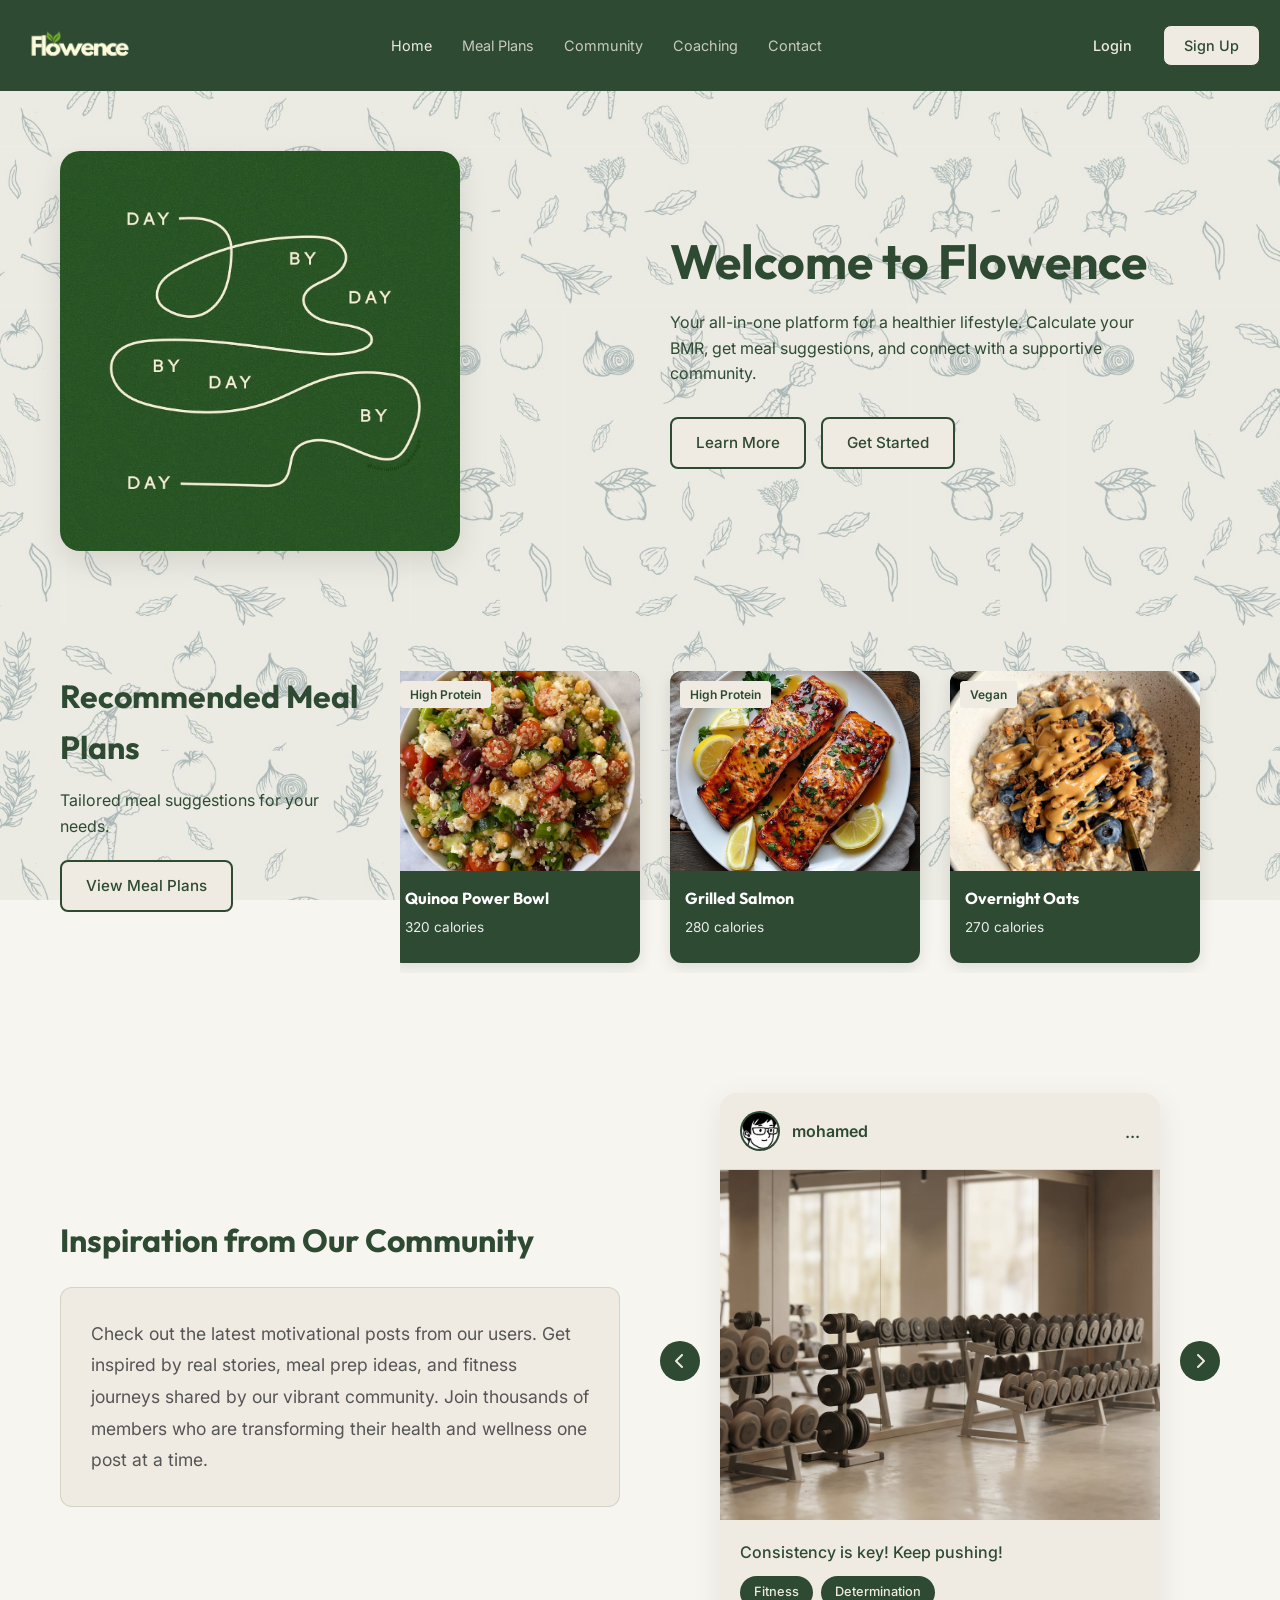
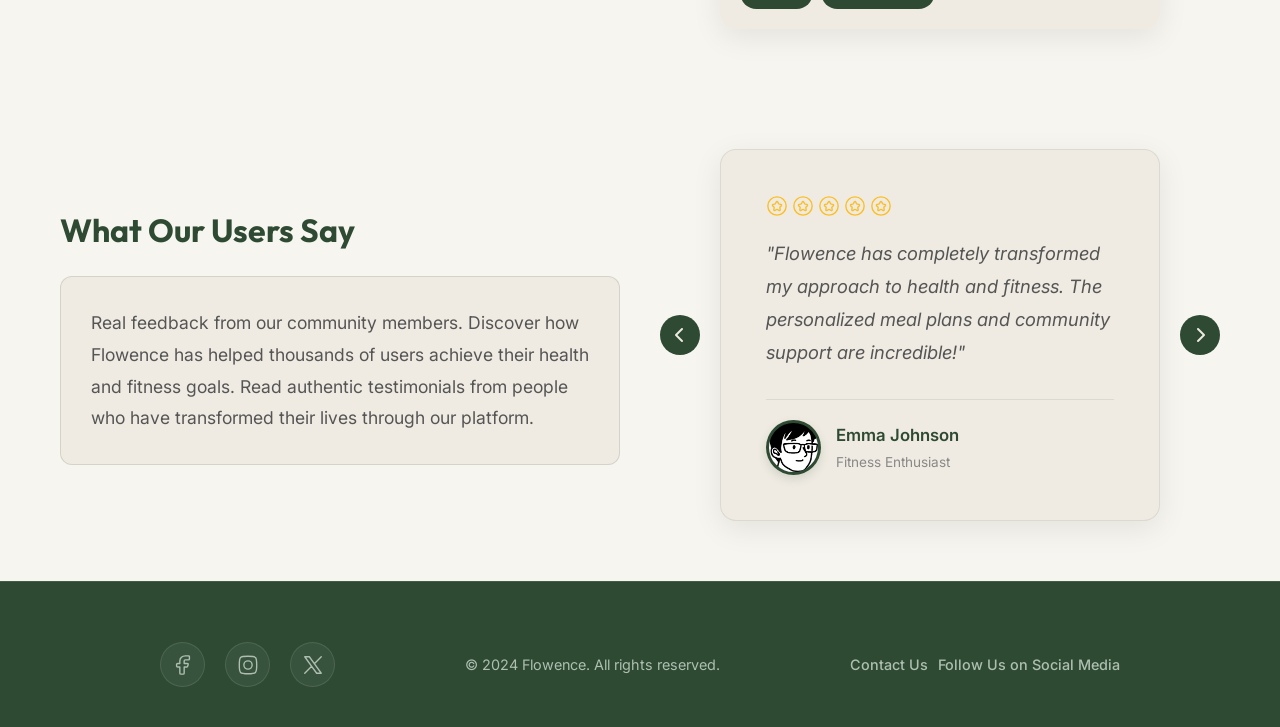
<file: index.html>
<!DOCTYPE html>
<html lang="en">

<head>
    <meta charset="UTF-8">
    <meta name="viewport" content="width=device-width, initial-scale=1.0">
    <title>Flowence - Your Health Platform</title>
    <link rel="preconnect" href="https://fonts.googleapis.com">
    <link rel="preconnect" href="https://fonts.gstatic.com" crossorigin>
    <link href="https://fonts.googleapis.com/css2?family=Inter:wght@400;500;600&family=Outfit:wght@500;700&display=swap"
        rel="stylesheet">
    <link rel="stylesheet" href="common.css">
    <link rel="stylesheet" href="index.css">
    <link rel="stylesheet" href="https://cdnjs.cloudflare.com/ajax/libs/font-awesome/6.4.0/css/all.min.css">
</head>

<body>
    <header>
        <div class="header-container">
            <div class="logo"><img src="logo.png" alt="Flowence"></div>
            <nav>
                <a href="#" class="active">Home</a>
                <a href="#features">Meal Plans</a>
                <a href="#community">Community</a>
                <a href="#coaching">Coaching</a>
                <a href="#contact">Contact</a>
            </nav>
            <div class="header-actions">
                <a href="login.html" class="btn btn-login">Login</a>
                <a href="signup.html" class="btn btn-signup">Sign Up</a>
            </div>
        </div>
    </header>

    <section class="hero">
        <div class="container hero-container">
            <div class="hero-image-wrapper">
                <img src="daybyday.jpg" alt="Day by Day Graphic" class="hero-graphic">
            </div>
            <div class="hero-content">
                <h1>Welcome to Flowence</h1>
                <p>Your all-in-one platform for a healthier lifestyle. Calculate your BMR, get meal suggestions, and
                    connect with a supportive community.</p>
                <div class="buttons">
                    <a href="#features" class="btn btn-outline">Learn More</a>
                    <a href="signup.html" class="btn btn-primary">Get Started</a>
                </div>
            </div>
        </div>
    </section>

    <section class="meal-plans" id="features">
        <div class="container meal-plans-container">
            <div class="meal-plans-text">
                <h2>Recommended Meal Plans</h2>
                <p>Tailored meal suggestions for your needs.</p>
                <a href="signup.html" class="btn btn-primary">View Meal Plans</a>
            </div>
            <div class="meal-cards">
                <div class="meal-cards-track">
                    <div class="card meal-card">
                        <div class="card-image">
                            <img src="assets/meal_salad.png" alt="Green Detox Salad">
                            <span class="badge">Vegan</span>
                        </div>
                        <div class="card-info">
                            <h3>Green Detox Salad</h3>
                            <p class="calories">250 calories</p>
                        </div>
                    </div>
                    <div class="card meal-card">
                        <div class="card-image">
                            <img src="assets/meal_berry.png" alt="Berry Protein Boost">
                            <span class="badge">High Protein</span>
                        </div>
                        <div class="card-info">
                            <h3>Berry Protein Boost</h3>
                            <p class="calories">300 calories</p>
                        </div>
                    </div>
                    <div class="card meal-card">
                        <div class="card-image">
                            <img src="quinoi salad.jpg" alt="Quinoa Power Bowl">
                            <span class="badge">High Protein</span>
                        </div>
                        <div class="card-info">
                            <h3>Quinoa Power Bowl</h3>
                            <p class="calories">320 calories</p>
                        </div>
                    </div>
                    <div class="card meal-card">
                        <div class="card-image">
                            <img src="salmon.jpg" alt="Grilled Salmon">
                            <span class="badge">High Protein</span>
                        </div>
                        <div class="card-info">
                            <h3>Grilled Salmon</h3>
                            <p class="calories">280 calories</p>
                        </div>
                    </div>
                    <div class="card meal-card">
                        <div class="card-image">
                            <img src="oats.jpg" alt="Overnight Oats">
                            <span class="badge">Vegan</span>
                        </div>
                        <div class="card-info">
                            <h3>Overnight Oats</h3>
                            <p class="calories">270 calories</p>
                        </div>
                    </div>
                </div>
            </div>
        </div>
    </section>

    <section class="community" id="community">
        <div class="container community-container">
            <div class="community-content-layout">
                <div class="community-description">
                    <h2>Inspiration from Our Community</h2>
                    <div class="description-container">
                        <p>Check out the latest motivational posts from our users. Get inspired by real stories, meal
                            prep ideas, and fitness journeys shared by our vibrant community. Join thousands of members
                            who are transforming their health and wellness one post at a time.</p>
                    </div>
                </div>
                <div class="posts-carousel">
                    <button class="carousel-btn carousel-prev" aria-label="Previous">
                        <i class="fa-solid fa-chevron-left"></i>
                    </button>
                    <div class="post-card-container">
                        <div class="post-card-small" id="current-post-card">
                        </div>
                    </div>
                    <button class="carousel-btn carousel-next" aria-label="Next">
                        <i class="fa-solid fa-chevron-right"></i>
                    </button>
                </div>
            </div>
        </div>
    </section>

    <section class="feedback" id="coaching">
        <div class="container feedback-container">
            <div class="feedback-content-layout">
                <div class="feedback-description">
                    <h2>What Our Users Say</h2>
                    <div class="description-container">
                        <p>Real feedback from our community members. Discover how Flowence has helped thousands of users
                            achieve their health and fitness goals. Read authentic testimonials from people who have
                            transformed their lives through our platform.</p>
                    </div>
                </div>
                <div class="reviews-carousel">
                    <button class="carousel-btn carousel-prev" aria-label="Previous">
                        <i class="fa-solid fa-chevron-left"></i>
                    </button>
                    <div class="review-card-container">
                        <div class="review-card" id="current-review-card">
                        </div>
                    </div>
                    <button class="carousel-btn carousel-next" aria-label="Next">
                        <i class="fa-solid fa-chevron-right"></i>
                    </button>
                </div>
            </div>
        </div>
    </section>

    <footer id="contact">
        <div class="container footer-container">
            <div class="social-links">
                <a href="https://www.facebook.com/FlawenceReachYourPeak" target="_blank" aria-label="Facebook"
                    class="social-icon">
                    <svg xmlns="http://www.w3.org/2000/svg" viewBox="0 0 24 24" width="24" height="24" fill="none"
                        stroke="currentColor" stroke-width="1.5" stroke-linejoin="round">
                        <path fill-rule="evenodd" clip-rule="evenodd"
                            d="M6.18182 10.3333C5.20406 10.3333 5 10.5252 5 11.4444V13.1111C5 14.0304 5.20406 14.2222 6.18182 14.2222H8.54545V20.8889C8.54545 21.8081 8.74951 22 9.72727 22H12.0909C13.0687 22 13.2727 21.8081 13.2727 20.8889V14.2222H15.9267C16.6683 14.2222 16.8594 14.0867 17.0631 13.4164L17.5696 11.7497C17.9185 10.6014 17.7035 10.3333 16.4332 10.3333H13.2727V7.55556C13.2727 6.94191 13.8018 6.44444 14.4545 6.44444H17.8182C18.7959 6.44444 19 6.25259 19 5.33333V3.11111C19 2.19185 18.7959 2 17.8182 2H14.4545C11.191 2 8.54545 4.48731 8.54545 7.55556V10.3333H6.18182Z" />
                    </svg>
                </a>
                <a href="https://www.instagram.com/accounts/login/?next=%2Fpeakwithflowence%2F&source=omni_redirect"
                    target="_blank" aria-label="Instagram" class="social-icon">
                    <svg xmlns="http://www.w3.org/2000/svg" viewBox="0 0 24 24" width="24" height="24" fill="none"
                        stroke="currentColor" stroke-width="1.5" stroke-linejoin="round">
                        <path
                            d="M2.5 12C2.5 7.52166 2.5 5.28249 3.89124 3.89124C5.28249 2.5 7.52166 2.5 12 2.5C16.4783 2.5 18.7175 2.5 20.1088 3.89124C21.5 5.28249 21.5 7.52166 21.5 12C21.5 16.4783 21.5 18.7175 20.1088 20.1088C18.7175 21.5 16.4783 21.5 12 21.5C7.52166 21.5 5.28249 21.5 3.89124 20.1088C2.5 18.7175 2.5 16.4783 2.5 12Z" />
                        <path
                            d="M16.5 12C16.5 14.4853 14.4853 16.5 12 16.5C9.51472 16.5 7.5 14.4853 7.5 12C7.5 9.51472 9.51472 7.5 12 7.5C14.4853 7.5 16.5 9.51472 16.5 12Z" />
                        <path d="M17.5078 6.5L17.4988 6.5" />
                    </svg>
                </a>
                <a href="https://x.com/FlowencePeak" target="_blank" aria-label="X" class="social-icon">
                    <svg xmlns="http://www.w3.org/2000/svg" viewBox="0 0 24 24" width="24" height="24" fill="none"
                        stroke="currentColor" stroke-width="1.5" stroke-linecap="round" stroke-linejoin="round">
                        <path
                            d="M3 21L10.5484 13.4516M21 3L13.4516 10.5484M13.4516 10.5484L8 3H3L10.5484 13.4516M13.4516 10.5484L21 21H16L10.5484 13.4516" />
                    </svg>
                </a>
            </div>

            <div class="copyright">
                <p>&copy; 2024 Flowence. All rights reserved.</p>
            </div>

            <div class="footer-contact">
                <a href="#">Contact Us</a>
                <a href="https://flowence.taplink.ws" target="_blank" rel="noopener noreferrer">Follow Us on Social
                    Media</a>
            </div>
        </div>
    </footer>


    <script src="index.js"></script>
</body>

</html>
</file>
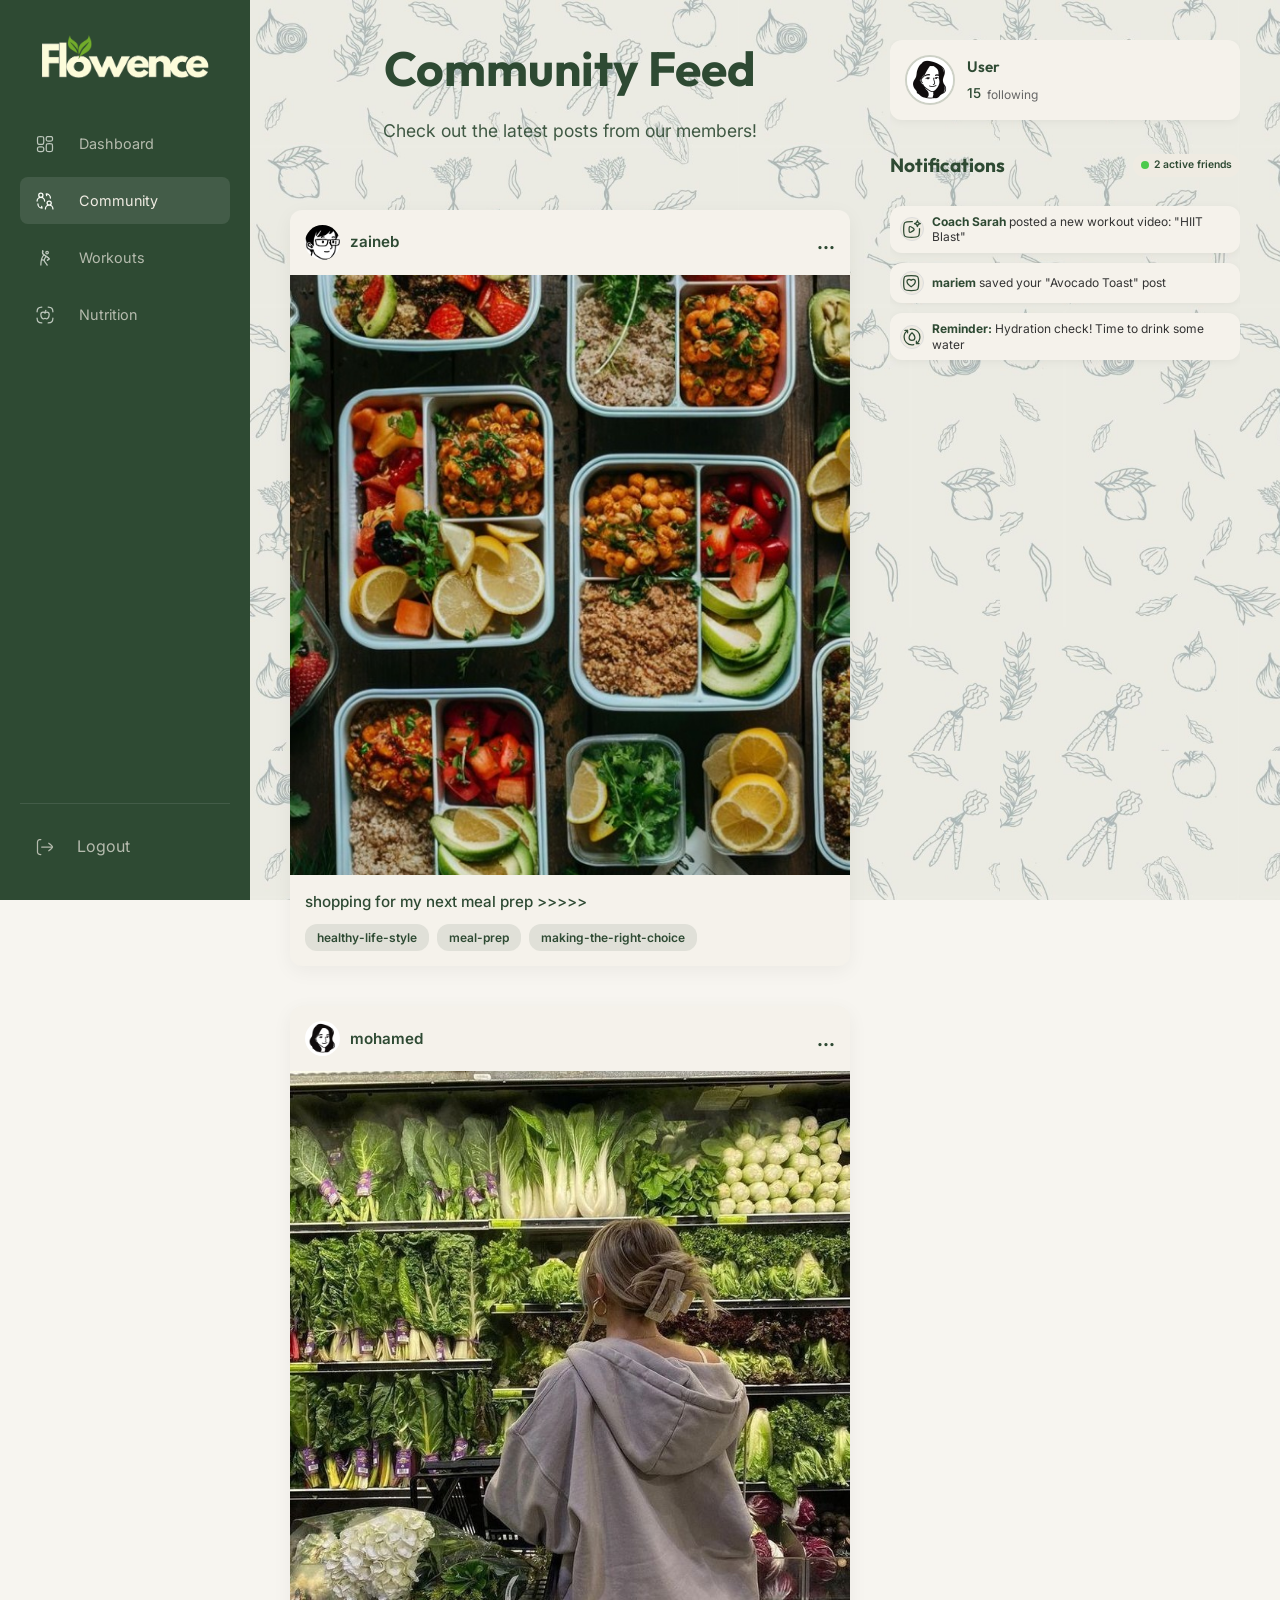
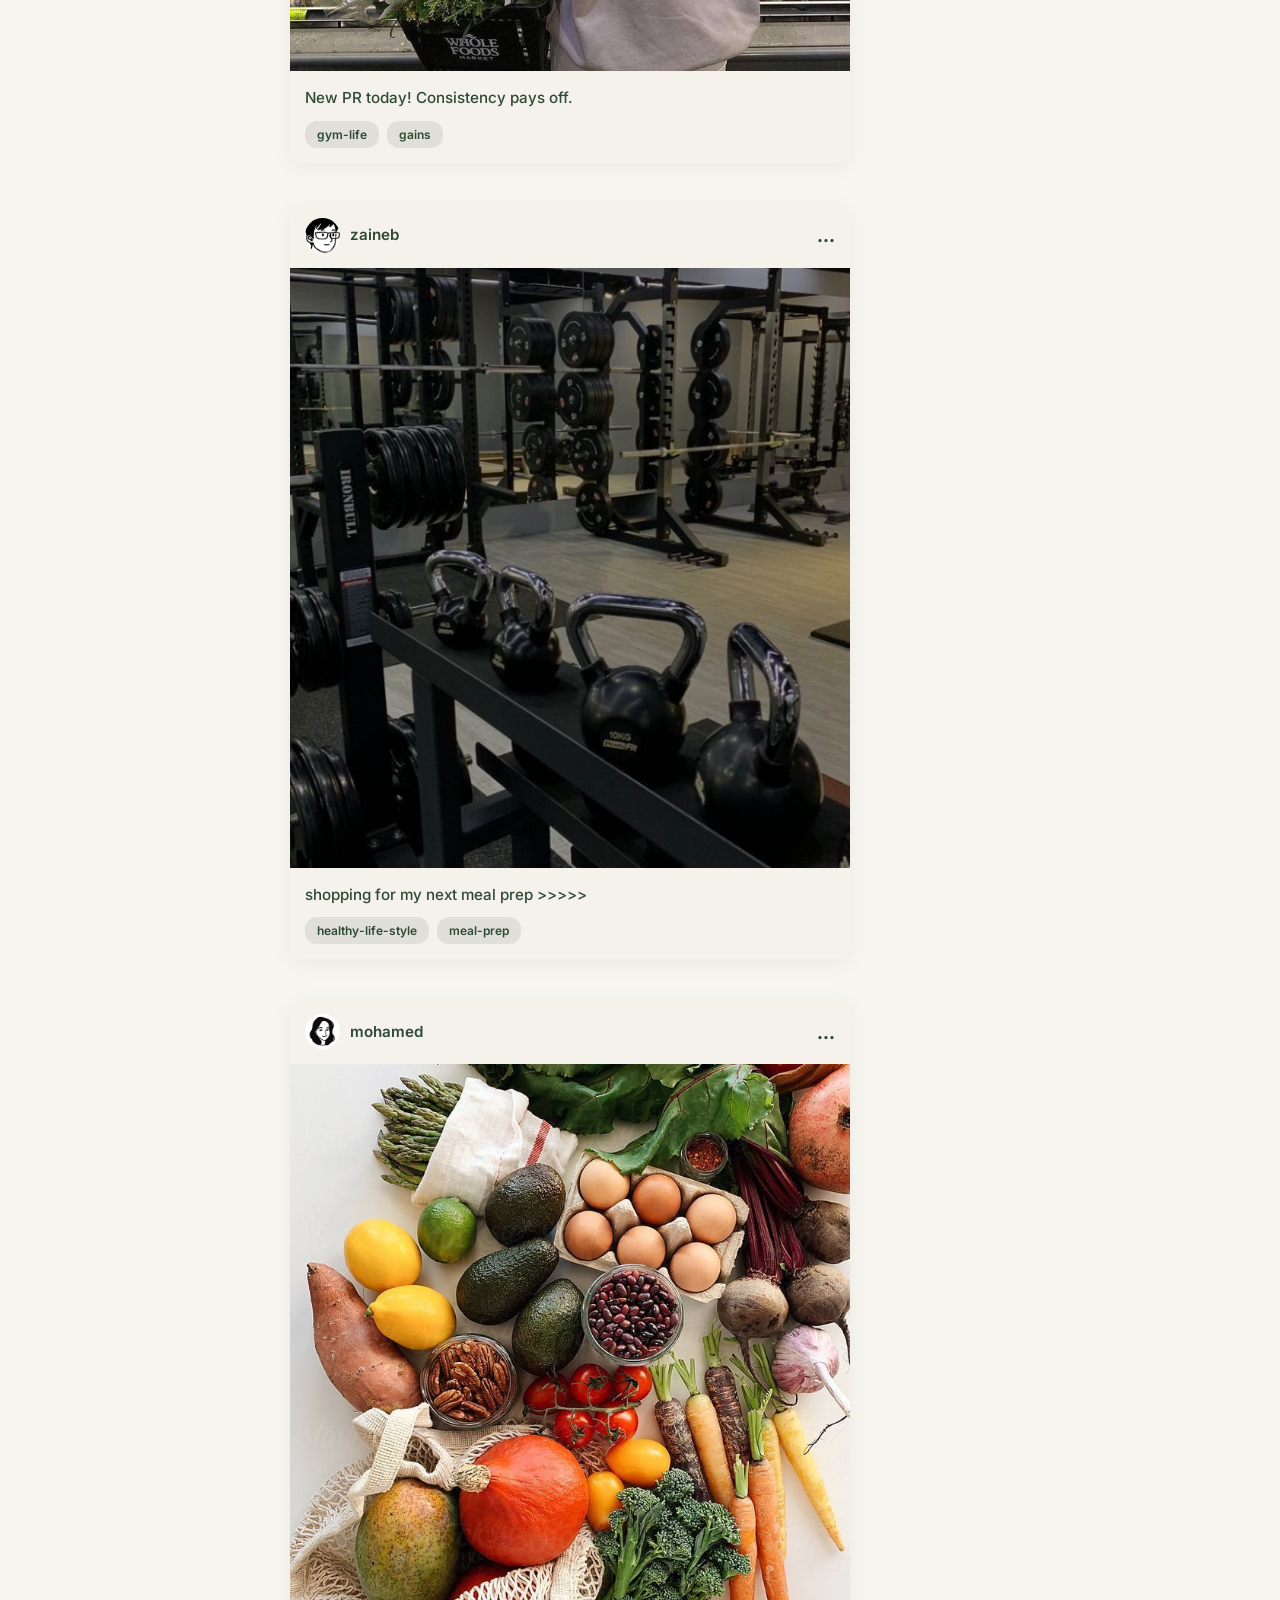
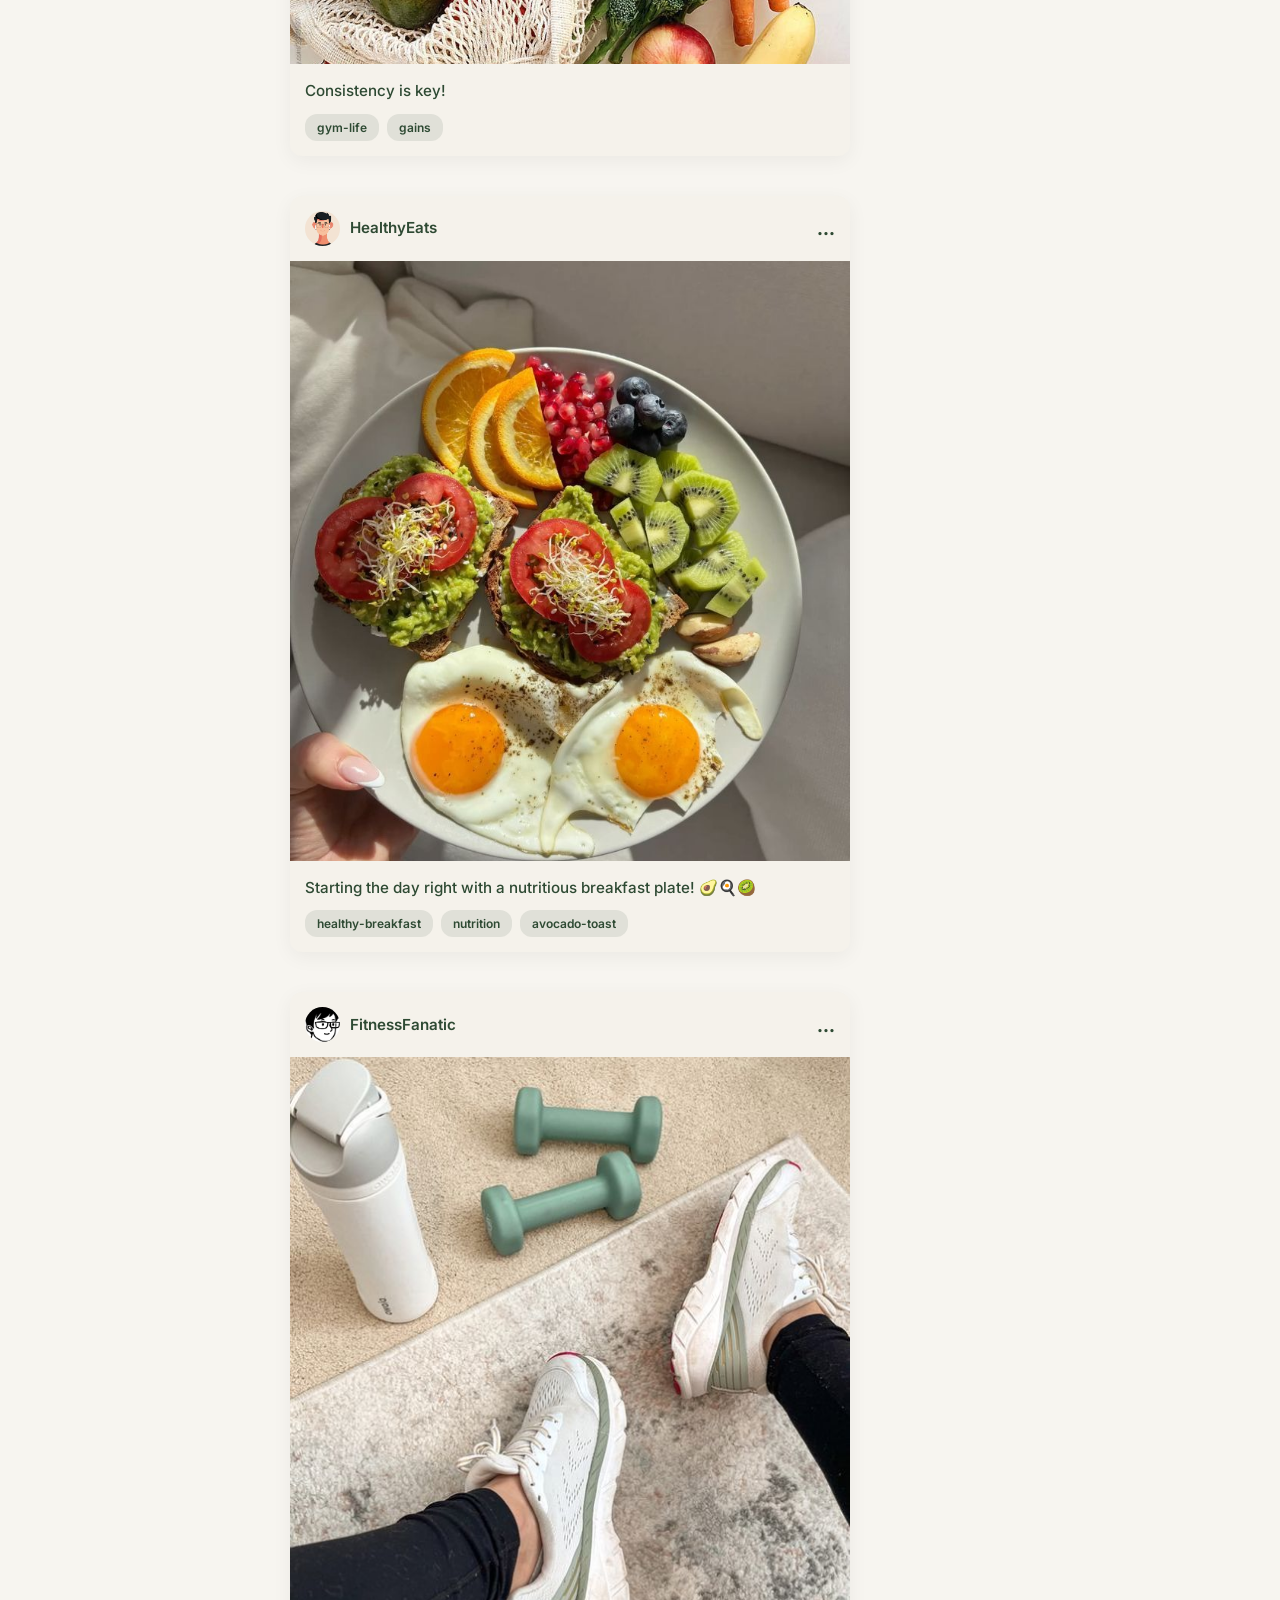
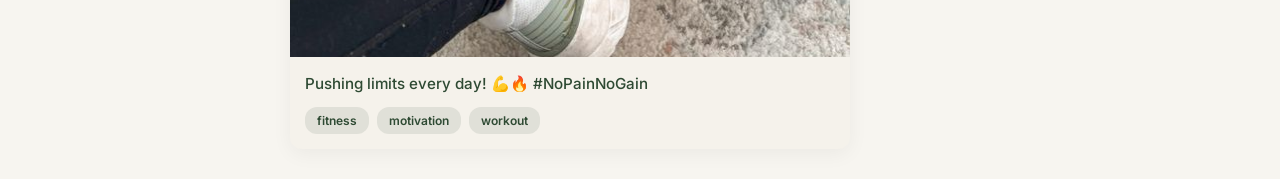
<file: community.html>
<!DOCTYPE html>
<html lang="en">

<head>
    <meta charset="UTF-8">
    <meta name="viewport" content="width=device-width, initial-scale=1.0">
    <title>Flowence - Community</title>
    <link rel="preconnect" href="https://fonts.googleapis.com">
    <link rel="preconnect" href="https://fonts.gstatic.com" crossorigin>
    <link href="https://fonts.googleapis.com/css2?family=Inter:wght@400;500;600&family=Outfit:wght@500;700&display=swap"
        rel="stylesheet">
    <link rel="stylesheet" href="common.css">
    <link rel="stylesheet" href="community.css">
    <link rel="stylesheet" href="https://cdnjs.cloudflare.com/ajax/libs/font-awesome/6.4.0/css/all.min.css">
</head>

<body class="dashboard-body">
    <aside class="sidebar">
        <div class="logo"><img src="logo.png" alt="Flowence"></div>
        <nav class="sidebar-nav">
            <a href="dashboard.html"><svg xmlns="http://www.w3.org/2000/svg" viewBox="0 0 24 24" width="24" height="24"
                    color="#000000" fill="none" stroke="#FBFDF8" stroke-width="1.5" stroke-linejoin="round"
                    style="width: 20px; height: 20px; margin-right: 12px;">
                    <path
                        d="M10.5 8.75V6.75C10.5 5.10626 10.5 4.28439 10.046 3.73121C9.96291 3.62995 9.87005 3.53709 9.76879 3.45398C9.21561 3 8.39374 3 6.75 3C5.10626 3 4.28439 3 3.73121 3.45398C3.62995 3.53709 3.53709 3.62995 3.45398 3.73121C3 4.28439 3 5.10626 3 6.75V8.75C3 10.3937 3 11.2156 3.45398 11.7688C3.53709 11.8701 3.62995 11.9629 3.73121 12.046C4.28439 12.5 5.10626 12.5 6.75 12.5C8.39374 12.5 9.21561 12.5 9.76879 12.046C9.87005 11.9629 9.96291 11.8701 10.046 11.7688C10.5 11.2156 10.5 10.3937 10.5 8.75Z" />
                    <path
                        d="M7.75 15.5H5.75C5.05222 15.5 4.70333 15.5 4.41943 15.5861C3.78023 15.78 3.28002 16.2802 3.08612 16.9194C3 17.2033 3 17.5522 3 18.25C3 18.9478 3 19.2967 3.08612 19.5806C3.28002 20.2198 3.78023 20.72 4.41943 20.9139C4.70333 21 5.05222 21 5.75 21H7.75C8.44778 21 8.79667 21 9.08057 20.9139C9.71977 20.72 10.22 20.2198 10.4139 19.5806C10.5 19.2967 10.5 18.9478 10.5 18.25C10.5 17.5522 10.5 17.2033 10.4139 16.9194C10.22 16.2802 9.71977 15.78 9.08057 15.5861C8.79667 15.5 8.44778 15.5 7.75 15.5Z" />
                    <path
                        d="M21 17.25V15.25C21 13.6063 21 12.7844 20.546 12.2312C20.4629 12.1299 20.3701 12.0371 20.2688 11.954C19.7156 11.5 18.8937 11.5 17.25 11.5C15.6063 11.5 14.7844 11.5 14.2312 11.954C14.1299 12.0371 14.0371 12.1299 13.954 12.2312C13.5 12.7844 13.5 13.6063 13.5 15.25V17.25C13.5 18.8937 13.5 19.7156 13.954 20.2688C14.0371 20.3701 14.1299 20.4629 14.2312 20.546C14.7844 21 15.6063 21 17.25 21C18.8937 21 19.7156 21 20.2688 20.546C20.3701 20.4629 20.4629 20.3701 20.546 20.2688C21 19.7156 21 18.8937 21 17.25Z" />
                    <path
                        d="M18.25 3H16.25C15.5522 3 15.2033 3 14.9194 3.08612C14.2802 3.28002 13.78 3.78023 13.5861 4.41943C13.5 4.70333 13.5 5.05222 13.5 5.75C13.5 6.44778 13.5 6.79667 13.5861 7.08057C13.78 7.71977 14.2802 8.21998 14.9194 8.41388C15.2033 8.5 15.5522 8.5 16.25 8.5H18.25C18.9478 8.5 19.2967 8.5 19.5806 8.41388C20.2198 8.21998 20.72 7.71977 20.9139 7.08057C21 6.79667 21 6.44778 21 5.75C21 5.05222 21 4.70333 20.9139 4.41943C20.72 3.78023 20.2198 3.28002 19.5806 3.08612C19.2967 3 18.9478 3 18.25 3Z" />
                </svg> Dashboard</a>
            <a href="community.html" class="active"><svg xmlns="http://www.w3.org/2000/svg" viewBox="0 0 24 24"
                    width="24" height="24" color="#000000" fill="none" stroke="#FBFDF8" stroke-width="1.5"
                    stroke-linecap="round" stroke-linejoin="round"
                    style="width: 20px; height: 20px; margin-right: 12px;">
                    <path
                        d="M17 17C15.6193 17 14.5 15.8807 14.5 14.5C14.5 13.1193 15.6193 12 17 12C18.3807 12 19.5 13.1193 19.5 14.5C19.5 15.8807 18.3807 17 17 17ZM17 17C19.4853 17 21.5 19.0147 21.5 21.5M17 17C14.5147 17 12.5 19.0147 12.5 21.5" />
                    <path
                        d="M7 7.5C5.61929 7.5 4.5 6.38071 4.5 5C4.5 3.61929 5.61929 2.5 7 2.5C8.38071 2.5 9.5 3.61929 9.5 5C9.5 6.38071 8.38071 7.5 7 7.5ZM7 7.5C9.48528 7.5 11.5 9.51472 11.5 12M7 7.5C4.51472 7.5 2.5 9.51472 2.5 12" />
                    <path d="M3.5 15.5C3.5 18.2643 5.73571 20.5 8.5 20.5L8 18.5" />
                    <path d="M18.5 8.5C18.5 5.73571 16.2643 3.5 13.5 3.5L14 5.5" />
                </svg> Community</a>
            <a href="workouts.html"><svg xmlns="http://www.w3.org/2000/svg" viewBox="0 0 24 24" width="24" height="24"
                    color="#000000" fill="none" stroke="#FBFDF8" stroke-width="1.5"
                    style="width: 20px; height: 20px; margin-right: 12px;">
                    <path
                        d="M16 5.5C16 6.32843 15.3284 7 14.5 7C13.6716 7 13 6.32843 13 5.5C13 4.67157 13.6716 4 14.5 4C15.3284 4 16 4.67157 16 5.5Z" />
                    <path
                        d="M14.3602 15L15.3039 14.454C16.3786 13.8323 16.9159 13.5214 16.9885 13.0784C16.9999 13.0092 17.0028 12.9391 16.9973 12.8694C16.9622 12.4229 16.4524 12.0789 15.4329 11.3907L10.7259 8.21359C8.87718 6.96577 8.45184 4.69114 9.75097 3" />
                    <path
                        d="M10.7259 8.21359C8.22588 10.7136 7 17.6324 7 21.0003M10.7259 8.21359C8.87718 6.96577 8.45184 4.69114 9.75097 3M10.7259 8.21359L13.3725 10M14.3602 15L15.3039 14.454C16.3786 13.8323 16.9159 13.5214 16.9885 13.0784C16.9999 13.0092 17.0028 12.9391 16.9973 12.8694C16.9622 12.4229 16.4524 12.0789 15.4329 11.3907L13.3725 10M15.0002 21.0003C14.0268 19.8647 13.0257 18.3 12.0502 16.8578C11.3666 15.8474 11.0249 15.3422 10.9845 14.8132M13.3725 10C12.5697 11.0391 12.0164 12.0207 11.6026 12.8942C11.1636 13.8209 10.9441 14.2843 10.9845 14.8132M10.9845 14.8132L8 14" />
                </svg> Workouts</a>
            <a href="nutrition.html"><svg xmlns="http://www.w3.org/2000/svg" viewBox="0 0 24 24" width="24" height="24"
                    color="#000000" fill="none" stroke="#FBFDF8" stroke-width="1.5" stroke-linecap="round"
                    stroke-linejoin="round" style="width: 20px; height: 20px; margin-right: 12px;">
                    <path
                        d="M2.5 8.18677C2.60406 6.08705 2.91537 4.77792 3.84664 3.84664C4.77792 2.91537 6.08705 2.60406 8.18677 2.5M21.5 8.18677C21.3959 6.08705 21.0846 4.77792 20.1534 3.84664C19.2221 2.91537 17.9129 2.60406 15.8132 2.5M15.8132 21.5C17.9129 21.3959 19.2221 21.0846 20.1534 20.1534C21.0846 19.2221 21.3959 17.9129 21.5 15.8132M8.18676 21.5C6.08705 21.3959 4.77792 21.0846 3.84664 20.1534C2.91537 19.2221 2.60406 17.9129 2.5 15.8132" />
                    <path
                        d="M14.2224 8.5C15.4446 8.5 17.0002 9.5 17.0002 11.3366C17.0002 12.9913 16.7224 14.1732 15.6113 15.5915C14.7666 16.55 13.6389 16.7903 12.4369 16.119L12.0002 15.8963L11.5635 16.119C10.3614 16.7903 9.23376 16.55 8.38907 15.5915C7.27796 14.1732 7.00018 12.9913 7.00018 11.3366C7.00018 9.5 8.55574 8.5 9.77796 8.5C11.0002 8.5 11.5002 9 12.0002 9.5C12.5002 9 13.0002 8.5 14.2224 8.5Z" />
                    <path d="M13 6.5C12.5 7 12 8 12 9.5" />
                </svg> Nutrition</a>
        </nav>
        <div class="sidebar-footer">
            <a href="index.html"><svg xmlns="http://www.w3.org/2000/svg" viewBox="0 0 24 24" width="24" height="24"
                    fill="none" stroke="currentColor" stroke-width="1.5" stroke-linecap="round" stroke-linejoin="round"
                    style="width: 20px; height: 20px; margin-right: 12px;">
                    <path
                        d="M7.00003 3C6.07006 3 5.60507 3 5.22357 3.10222C4.1883 3.37962 3.37966 4.18827 3.10225 5.22354C3.00003 5.60504 3.00003 6.07003 3.00003 7L3.00003 17C3.00003 17.93 3.00003 18.395 3.10225 18.7765C3.37965 19.8117 4.1883 20.6204 5.22357 20.8978C5.60507 21 6.07006 21 7.00003 21" />
                    <path
                        d="M16.5001 16.5C16.5001 16.5 21 13.1858 21 12C21 10.8141 16.5 7.5 16.5 7.5M20 12L8.00003 12" />
                </svg> Logout</a>
        </div>
    </aside>

    <div class="community-layout">
        <main class="feed-section">
            <div class="feed-header">
                <h1>Community Feed</h1>
                <p>Check out the latest posts from our members!</p>
            </div>

            <div class="posts-container">
                <div class="post-card community-post">
                    <div class="post-header">
                        <div class="user-info">
                            <div class="avatar"><img src="avatar1.jpg" alt="Avatar"></div>
                            <span class="username">zaineb</span>
                        </div>
                        <div class="post-options">...</div>
                    </div>
                    <div class="post-image">
                        <img src="assets/community_feed_1.jpg" alt="Meal Prep">
                    </div>
                    <div class="post-footer">
                        <p class="caption">shopping for my next meal prep >>>>></p>
                        <div class="tags">
                            <span class="tag dark">healthy-life-style</span>
                            <span class="tag dark">meal-prep</span>
                            <span class="tag dark">making-the-right-choice</span>
                        </div>
                    </div>
                </div>

                <div class="post-card community-post">
                    <div class="post-header">
                        <div class="user-info">
                            <div class="avatar"><img src="avatar2.jpg" alt="Avatar"></div>
                            <span class="username">mohamed</span>
                        </div>
                        <div class="post-options">...</div>
                    </div>
                    <div class="post-image">
                        <img src="assets/community_feed_2.jpg" alt="Gym">
                    </div>
                    <div class="post-footer">
                        <p class="caption">New PR today! Consistency pays off.</p>
                        <div class="tags">
                            <span class="tag dark">gym-life</span>
                            <span class="tag dark">gains</span>
                        </div>
                    </div>
                </div>

                <div class="post-card community-post">
                    <div class="post-header">
                        <div class="user-info">
                            <div class="avatar"><img src="avatar1.jpg" alt="Avatar"></div>
                            <span class="username">zaineb</span>
                        </div>
                        <div class="post-options">...</div>
                    </div>
                    <div class="post-image">
                        <img src="assets/community_feed_3.jpg" alt="Meal Prep">
                    </div>
                    <div class="post-footer">
                        <p class="caption">shopping for my next meal prep >>>>></p>
                        <div class="tags">
                            <span class="tag dark">healthy-life-style</span>
                            <span class="tag dark">meal-prep</span>
                        </div>
                    </div>
                </div>

                <div class="post-card community-post">
                    <div class="post-header">
                        <div class="user-info">
                            <div class="avatar"><img src="avatar2.jpg" alt="Avatar"></div>
                            <span class="username">mohamed</span>
                        </div>
                        <div class="post-options">...</div>
                    </div>
                    <div class="post-image">
                        <img src="post4.jpg" alt="Gym">
                    </div>
                    <div class="post-footer">
                        <p class="caption">Consistency is key!</p>
                        <div class="tags">
                            <span class="tag dark">gym-life</span>
                            <span class="tag dark">gains</span>
                        </div>
                    </div>
                </div>
                <div class="post-card community-post">
                    <div class="post-header">
                        <div class="user-info">
                            <div class="avatar"><img src="avatar3.jpg" alt="Avatar"></div>
                            <span class="username">HealthyEats</span>
                        </div>
                        <div class="post-options">...</div>
                    </div>
                    <div class="post-image">
                        <img src="breakfast_plate.jpg" alt="Breakfast">
                    </div>
                    <div class="post-footer">
                        <p class="caption">Starting the day right with a nutritious breakfast plate! 🥑🍳🥝</p>
                        <div class="tags">
                            <span class="tag dark">healthy-breakfast</span>
                            <span class="tag dark">nutrition</span>
                            <span class="tag dark">avocado-toast</span>
                        </div>
                    </div>
                </div>
                <div class="post-card community-post">
                    <div class="post-header">
                        <div class="user-info">
                            <div class="avatar"><img src="avatar1.jpg" alt="Avatar"></div>
                            <span class="username">FitnessFanatic</span>
                        </div>
                        <div class="post-options">...</div>
                    </div>
                    <div class="post-image">
                        <img src="post6.jpg" alt="Fitness">
                    </div>
                    <div class="post-footer">
                        <p class="caption">Pushing limits every day! 💪🔥 #NoPainNoGain</p>
                        <div class="tags">
                            <span class="tag dark">fitness</span>
                            <span class="tag dark">motivation</span>
                            <span class="tag dark">workout</span>
                        </div>
                    </div>
                </div>
            </div>
        </main>

        <aside class="right-panel">
            
            <div class="user-profile-section">
                <a href="user-profile.html" class="profile-header-link">
                    <div class="profile-header">
                        <div class="profile-avatar-large">
                            <img id="profile-avatar-img" src="avatar2.jpg" alt="Profile">
                        </div>
                        <div class="profile-info">
                            <h2 id="profile-username" class="profile-username">User</h2>
                            <div class="profile-following-block">
                                <span class="stat-number" id="profile-following-count">15</span>
                                <span class="stat-label">following</span>
                            </div>
                        </div>
                    </div>
                </a>
            </div>

            <div class="panel-header">
                <h2>Notifications</h2>
                <span class="badge-active"><span class="dot"></span> 2 active friends</span>
            </div>
            <div class="notifications-list">
                <div class="notification-card">
                    <div class="notif-icon">
                        <svg xmlns="http://www.w3.org/2000/svg" viewBox="0 0 24 24" width="20" height="20"
                            color="currentColor" fill="none" stroke="currentColor" stroke-width="1.5"
                            stroke-linejoin="round">
                            <path
                                d="M14.4531 12.8948C14.3016 13.5215 13.5857 13.9644 12.1539 14.8502C10.7697 15.7064 10.0777 16.1346 9.51993 15.9625C9.28934 15.8913 9.07925 15.7562 8.90982 15.57C8.5 15.1198 8.5 14.2465 8.5 12.5C8.5 10.7535 8.5 9.88018 8.90982 9.42995C9.07925 9.24381 9.28934 9.10868 9.51993 9.03753C10.0777 8.86544 10.7697 9.29357 12.1539 10.1498C13.5857 11.0356 14.3016 11.4785 14.4531 12.1052C14.5156 12.3639 14.5156 12.6361 14.4531 12.8948Z" />
                            <path
                                d="M20.9977 11C21 11.4701 21 11.9693 21 12.5C21 16.9783 21 19.2175 19.6088 20.6088C18.2175 22 15.9783 22 11.5 22C7.02166 22 4.78249 22 3.39124 20.6088C2 19.2175 2 16.9783 2 12.5C2 8.02166 2 5.78249 3.39124 4.39124C4.78249 3 7.02166 3 11.5 3C12.0307 3 12.5299 3 13 3.00231" />
                            <path
                                d="M18.5 2L18.7579 2.69703C19.0961 3.61102 19.2652 4.06802 19.5986 4.40139C19.932 4.73477 20.389 4.90387 21.303 5.24208L22 5.5L21.303 5.75792C20.389 6.09613 19.932 6.26524 19.5986 6.59861C19.2652 6.93198 19.0961 7.38898 18.7579 8.30297L18.5 9L18.2421 8.30297C17.9039 7.38898 17.7348 6.93198 17.4014 6.59861C17.068 6.26524 16.611 6.09613 15.697 5.75792L15 5.5L15.697 5.24208C16.611 4.90387 17.068 4.73477 17.4014 4.40139C17.7348 4.06802 17.9039 3.61102 18.2421 2.69703L18.5 2Z" />
                        </svg>
                    </div>
                    <p><strong>Coach Sarah</strong> posted a new workout video: "HIIT Blast"</p>
                </div>
                <div class="notification-card">
                    <div class="notif-icon">
                        <svg xmlns="http://www.w3.org/2000/svg" viewBox="0 0 24 24" width="20" height="20"
                            color="currentColor" fill="none" stroke="currentColor" stroke-width="1.5"
                            stroke-linejoin="round">
                            <path
                                d="M2 12C2 7.75736 2 5.63604 3.31802 4.31802C4.63604 3 6.75736 3 11 3C15.2426 3 17.364 3 18.682 4.31802C20 5.63604 20 7.75736 20 12C20 16.2426 20 18.364 18.682 19.682C17.364 21 15.2426 21 11 21C6.75736 21 4.63604 21 3.31802 19.682C2 18.364 2 16.2426 2 12Z" />
                            <path
                                d="M11 16.5C11 16.5 6 13.3235 6 10.25C6 8.73122 7.05263 7.5 8.5 7.5C9.25 7.5 10 7.76471 11 8.82353C12 7.76471 12.75 7.5 13.5 7.5C14.9474 7.5 16 8.73122 16 10.25C16 13.3235 11 16.5 11 16.5Z" />
                        </svg>
                    </div>
                    <p><strong>mariem</strong> saved your "Avocado Toast" post</p>
                </div>
                <div class="notification-card">
                    <div class="notif-icon">
                        <svg xmlns="http://www.w3.org/2000/svg" viewBox="0 0 24 24" width="20" height="20"
                            color="currentColor" fill="none" stroke="currentColor" stroke-width="1.5"
                            stroke-linecap="round" stroke-linejoin="round">
                            <path
                                d="M17.2532 19.9167C19.8129 18.2147 21.5 15.3044 21.5 12C21.5 6.75329 17.2467 2.5 12 2.5C11.2744 2.5 10.5678 2.58134 9.88889 2.73541M17.2532 19.9167V17M17.2532 19.9167H20.5M6.72222 4.09975C4.17625 5.80396 2.5 8.70623 2.5 12C2.5 17.2467 6.75329 21.5 12 21.5C12.7256 21.5 13.4322 21.4187 14.1111 21.2646M6.72222 4.09975V7M6.72222 4.09975H3.5" />
                            <path
                                d="M12 16C13.933 16 15.5 14.433 15.5 12.5C15.5 10 12 7 12 7C12 7 8.5 10 8.5 12.5C8.5 14.433 10.067 16 12 16Z" />
                        </svg>
                    </div>
                    <p><strong>Reminder:</strong> Hydration check! Time to drink some water</p>
                </div>
        </aside>
    </div>



    <script src="community.js"></script>
</body>

</html>
</file>
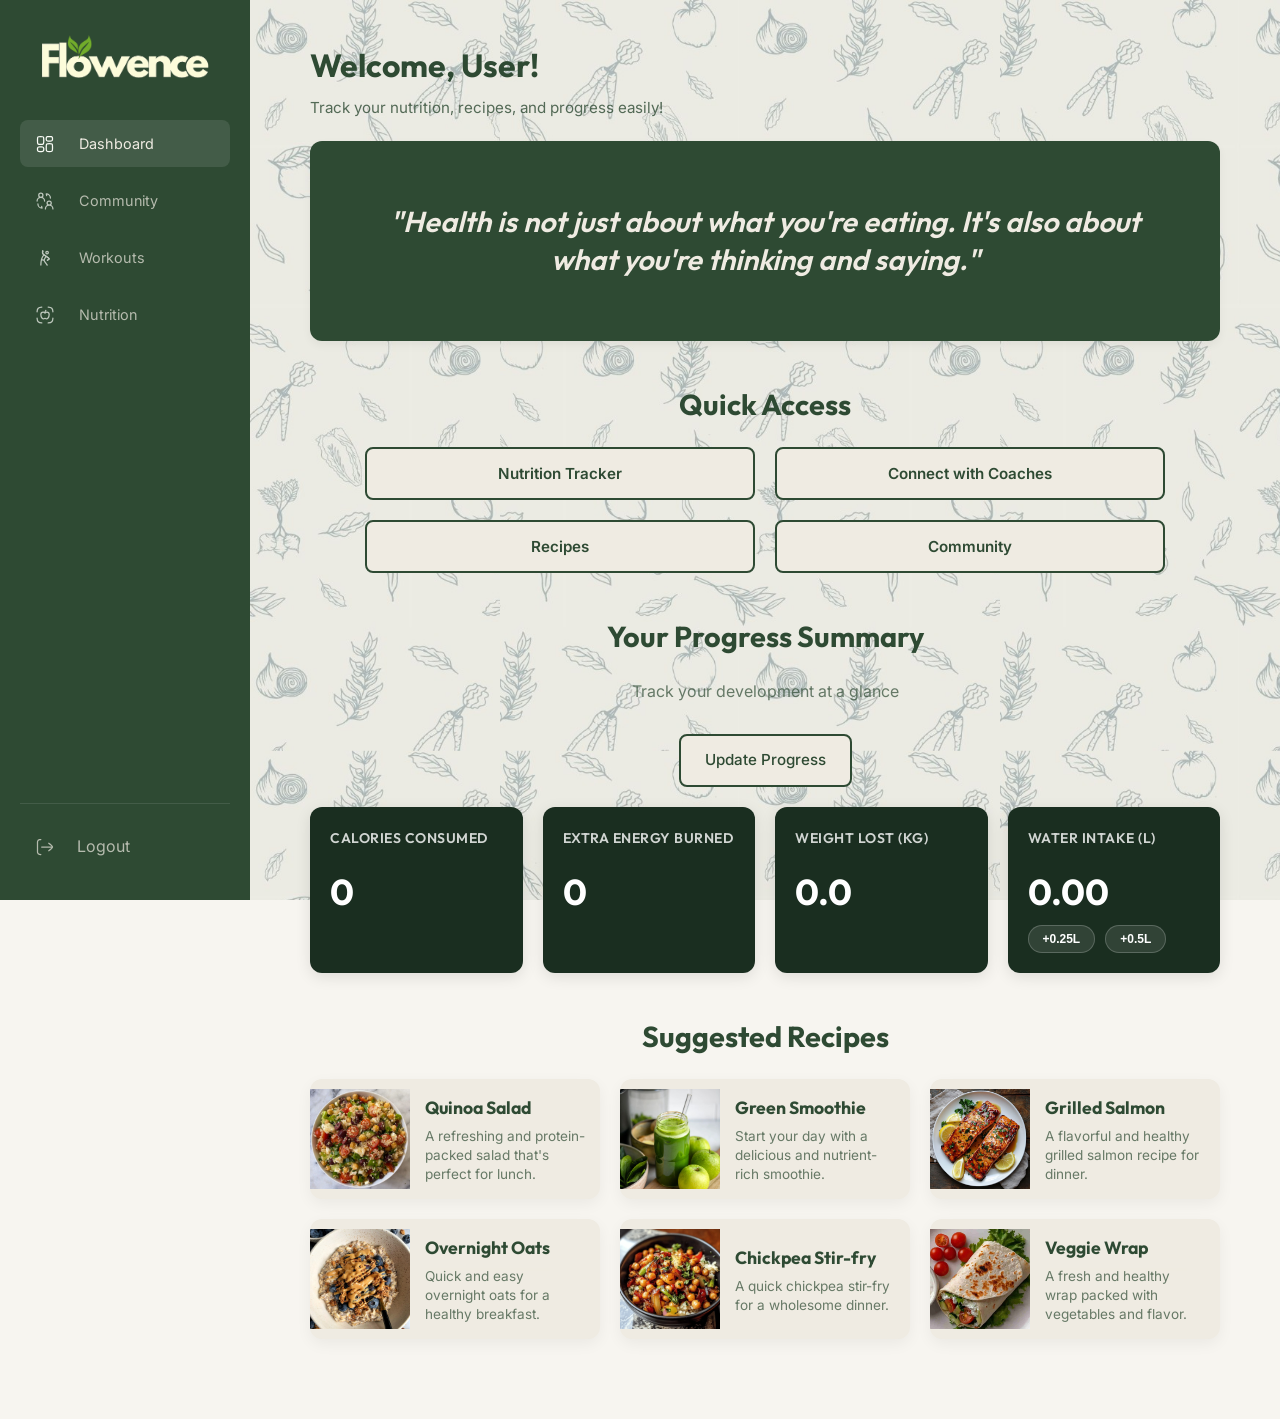
<file: dashboard.html>
<!DOCTYPE html>
<html lang="en">

<head>
    <meta charset="UTF-8">
    <meta name="viewport" content="width=device-width, initial-scale=1.0">
    <title>Flowence - Dashboard</title>
    <link rel="preconnect" href="https://fonts.googleapis.com">
    <link rel="preconnect" href="https://fonts.gstatic.com" crossorigin>
    <link href="https://fonts.googleapis.com/css2?family=Inter:wght@400;500;600&family=Outfit:wght@500;700&display=swap"
        rel="stylesheet">
    <link rel="stylesheet" href="common.css">
    <link rel="stylesheet" href="dashboard.css">
    <link rel="stylesheet" href="https://cdnjs.cloudflare.com/ajax/libs/font-awesome/6.4.0/css/all.min.css">
</head>

<body class="dashboard-body">
    <aside class="sidebar">
        <div class="logo"><img src="logo.png" alt="Flowence"></div>
        <nav class="sidebar-nav">
            <a href="dashboard.html" class="active"><svg xmlns="http://www.w3.org/2000/svg" viewBox="0 0 24 24"
                    width="24" height="24" color="#000000" fill="none" stroke="#FBFDF8" stroke-width="1.5"
                    stroke-linejoin="round" style="width: 20px; height: 20px; margin-right: 12px;">
                    <path
                        d="M10.5 8.75V6.75C10.5 5.10626 10.5 4.28439 10.046 3.73121C9.96291 3.62995 9.87005 3.53709 9.76879 3.45398C9.21561 3 8.39374 3 6.75 3C5.10626 3 4.28439 3 3.73121 3.45398C3.62995 3.53709 3.53709 3.62995 3.45398 3.73121C3 4.28439 3 5.10626 3 6.75V8.75C3 10.3937 3 11.2156 3.45398 11.7688C3.53709 11.8701 3.62995 11.9629 3.73121 12.046C4.28439 12.5 5.10626 12.5 6.75 12.5C8.39374 12.5 9.21561 12.5 9.76879 12.046C9.87005 11.9629 9.96291 11.8701 10.046 11.7688C10.5 11.2156 10.5 10.3937 10.5 8.75Z" />
                    <path
                        d="M7.75 15.5H5.75C5.05222 15.5 4.70333 15.5 4.41943 15.5861C3.78023 15.78 3.28002 16.2802 3.08612 16.9194C3 17.2033 3 17.5522 3 18.25C3 18.9478 3 19.2967 3.08612 19.5806C3.28002 20.2198 3.78023 20.72 4.41943 20.9139C4.70333 21 5.05222 21 5.75 21H7.75C8.44778 21 8.79667 21 9.08057 20.9139C9.71977 20.72 10.22 20.2198 10.4139 19.5806C10.5 19.2967 10.5 18.9478 10.5 18.25C10.5 17.5522 10.5 17.2033 10.4139 16.9194C10.22 16.2802 9.71977 15.78 9.08057 15.5861C8.79667 15.5 8.44778 15.5 7.75 15.5Z" />
                    <path
                        d="M21 17.25V15.25C21 13.6063 21 12.7844 20.546 12.2312C20.4629 12.1299 20.3701 12.0371 20.2688 11.954C19.7156 11.5 18.8937 11.5 17.25 11.5C15.6063 11.5 14.7844 11.5 14.2312 11.954C14.1299 12.0371 14.0371 12.1299 13.954 12.2312C13.5 12.7844 13.5 13.6063 13.5 15.25V17.25C13.5 18.8937 13.5 19.7156 13.954 20.2688C14.0371 20.3701 14.1299 20.4629 14.2312 20.546C14.7844 21 15.6063 21 17.25 21C18.8937 21 19.7156 21 20.2688 20.546C20.3701 20.4629 20.4629 20.3701 20.546 20.2688C21 19.7156 21 18.8937 21 17.25Z" />
                    <path
                        d="M18.25 3H16.25C15.5522 3 15.2033 3 14.9194 3.08612C14.2802 3.28002 13.78 3.78023 13.5861 4.41943C13.5 4.70333 13.5 5.05222 13.5 5.75C13.5 6.44778 13.5 6.79667 13.5861 7.08057C13.78 7.71977 14.2802 8.21998 14.9194 8.41388C15.2033 8.5 15.5522 8.5 16.25 8.5H18.25C18.9478 8.5 19.2967 8.5 19.5806 8.41388C20.2198 8.21998 20.72 7.71977 20.9139 7.08057C21 6.79667 21 6.44778 21 5.75C21 5.05222 21 4.70333 20.9139 4.41943C20.72 3.78023 20.2198 3.28002 19.5806 3.08612C19.2967 3 18.9478 3 18.25 3Z" />
                </svg> Dashboard</a>
            <a href="community.html"><svg xmlns="http://www.w3.org/2000/svg" viewBox="0 0 24 24" width="24" height="24"
                    color="#000000" fill="none" stroke="#FBFDF8" stroke-width="1.5" stroke-linecap="round"
                    stroke-linejoin="round" style="width: 20px; height: 20px; margin-right: 12px;">
                    <path
                        d="M17 17C15.6193 17 14.5 15.8807 14.5 14.5C14.5 13.1193 15.6193 12 17 12C18.3807 12 19.5 13.1193 19.5 14.5C19.5 15.8807 18.3807 17 17 17ZM17 17C19.4853 17 21.5 19.0147 21.5 21.5M17 17C14.5147 17 12.5 19.0147 12.5 21.5" />
                    <path
                        d="M7 7.5C5.61929 7.5 4.5 6.38071 4.5 5C4.5 3.61929 5.61929 2.5 7 2.5C8.38071 2.5 9.5 3.61929 9.5 5C9.5 6.38071 8.38071 7.5 7 7.5ZM7 7.5C9.48528 7.5 11.5 9.51472 11.5 12M7 7.5C4.51472 7.5 2.5 9.51472 2.5 12" />
                    <path d="M3.5 15.5C3.5 18.2643 5.73571 20.5 8.5 20.5L8 18.5" />
                    <path d="M18.5 8.5C18.5 5.73571 16.2643 3.5 13.5 3.5L14 5.5" />
                </svg> Community</a>
            <a href="workouts.html"><svg xmlns="http://www.w3.org/2000/svg" viewBox="0 0 24 24" width="24" height="24"
                    color="#000000" fill="none" stroke="#FBFDF8" stroke-width="1.5"
                    style="width: 20px; height: 20px; margin-right: 12px;">
                    <path
                        d="M16 5.5C16 6.32843 15.3284 7 14.5 7C13.6716 7 13 6.32843 13 5.5C13 4.67157 13.6716 4 14.5 4C15.3284 4 16 4.67157 16 5.5Z" />
                    <path
                        d="M14.3602 15L15.3039 14.454C16.3786 13.8323 16.9159 13.5214 16.9885 13.0784C16.9999 13.0092 17.0028 12.9391 16.9973 12.8694C16.9622 12.4229 16.4524 12.0789 15.4329 11.3907L10.7259 8.21359C8.87718 6.96577 8.45184 4.69114 9.75097 3" />
                    <path
                        d="M10.7259 8.21359C8.22588 10.7136 7 17.6324 7 21.0003M10.7259 8.21359C8.87718 6.96577 8.45184 4.69114 9.75097 3M10.7259 8.21359L13.3725 10M14.3602 15L15.3039 14.454C16.3786 13.8323 16.9159 13.5214 16.9885 13.0784C16.9999 13.0092 17.0028 12.9391 16.9973 12.8694C16.9622 12.4229 16.4524 12.0789 15.4329 11.3907L13.3725 10M15.0002 21.0003C14.0268 19.8647 13.0257 18.3 12.0502 16.8578C11.3666 15.8474 11.0249 15.3422 10.9845 14.8132M13.3725 10C12.5697 11.0391 12.0164 12.0207 11.6026 12.8942C11.1636 13.8209 10.9441 14.2843 10.9845 14.8132M10.9845 14.8132L8 14" />
                </svg> Workouts</a>
            <a href="nutrition.html"><svg xmlns="http://www.w3.org/2000/svg" viewBox="0 0 24 24" width="24" height="24"
                    color="#000000" fill="none" stroke="#FBFDF8" stroke-width="1.5" stroke-linecap="round"
                    stroke-linejoin="round" style="width: 20px; height: 20px; margin-right: 12px;">
                    <path
                        d="M2.5 8.18677C2.60406 6.08705 2.91537 4.77792 3.84664 3.84664C4.77792 2.91537 6.08705 2.60406 8.18677 2.5M21.5 8.18677C21.3959 6.08705 21.0846 4.77792 20.1534 3.84664C19.2221 2.91537 17.9129 2.60406 15.8132 2.5M15.8132 21.5C17.9129 21.3959 19.2221 21.0846 20.1534 20.1534C21.0846 19.2221 21.3959 17.9129 21.5 15.8132M8.18676 21.5C6.08705 21.3959 4.77792 21.0846 3.84664 20.1534C2.91537 19.2221 2.60406 17.9129 2.5 15.8132" />
                    <path
                        d="M14.2224 8.5C15.4446 8.5 17.0002 9.5 17.0002 11.3366C17.0002 12.9913 16.7224 14.1732 15.6113 15.5915C14.7666 16.55 13.6389 16.7903 12.4369 16.119L12.0002 15.8963L11.5635 16.119C10.3614 16.7903 9.23376 16.55 8.38907 15.5915C7.27796 14.1732 7.00018 12.9913 7.00018 11.3366C7.00018 9.5 8.55574 8.5 9.77796 8.5C11.0002 8.5 11.5002 9 12.0002 9.5C12.5002 9 13.0002 8.5 14.2224 8.5Z" />
                    <path d="M13 6.5C12.5 7 12 8 12 9.5" />
                </svg> Nutrition</a>
        </nav>
        <div class="sidebar-footer">
            <a href="index.html"><svg xmlns="http://www.w3.org/2000/svg" viewBox="0 0 24 24" width="24" height="24"
                    fill="none" stroke="currentColor" stroke-width="1.5" stroke-linecap="round" stroke-linejoin="round"
                    style="width: 20px; height: 20px; margin-right: 12px;">
                    <path
                        d="M7.00003 3C6.07006 3 5.60507 3 5.22357 3.10222C4.1883 3.37962 3.37966 4.18827 3.10225 5.22354C3.00003 5.60504 3.00003 6.07003 3.00003 7L3.00003 17C3.00003 17.93 3.00003 18.395 3.10225 18.7765C3.37965 19.8117 4.1883 20.6204 5.22357 20.8978C5.60507 21 6.07006 21 7.00003 21" />
                    <path
                        d="M16.5001 16.5C16.5001 16.5 21 13.1858 21 12C21 10.8141 16.5 7.5 16.5 7.5M20 12L8.00003 12" />
                </svg> Logout</a>
        </div>
    </aside>

    <main class="dashboard-content">
        <header class="dashboard-header">
            <div class="welcome-text">
                <h1>Welcome, <span id="user-name">User</span>!</h1>
                <p>Track your nutrition, recipes, and progress easily!</p>
            </div>
        </header>

        <section class="dashboard-banner">
            <div class="banner-placeholder">
                <div class="quote-container">
                    <p id="dynamic-quote">"Loading inspiration..."</p>
                </div>
            </div>
        </section>

        <section class="quick-access">
            <h2>Quick Access</h2>
            <div class="quick-buttons">
                <button class="btn btn-outline" onclick="window.location.href='nutrition.html'">Nutrition
                    Tracker</button>
                <button class="btn btn-outline" onclick="window.location.href='workouts.html'">Connect with
                    Coaches</button>
                <button class="btn btn-outline" onclick="window.location.href='nutrition.html'">Recipes</button>
                <button class="btn btn-outline" onclick="window.location.href='community.html'">Community</button>
            </div>
        </section>

        <section class="progress-summary">
            <h2>Your Progress Summary</h2>
            <p class="subtitle">Track your development at a glance</p>
            <div style="text-align: center; margin-bottom: 20px;">
                <a href="update-progress.html" class="btn btn-outline">Update Progress</a>
            </div>
            <div class="stats-grid-dashboard">
                <div class="stat-card dark">
                    <div class="stat-header">
                        <h3>Calories Consumed</h3>
                    </div>
                    <div class="val" id="calories-value">0</div>
                    <div id="calories-burned-info" style="font-size: 0.9em; opacity: 0.7; margin: 5px 0;"></div>
                    <div id="calories-net-display"
                        style="font-weight: 600; color: #4ade80; margin-top: 10px; display: none;"></div>
                    <div class="recommended" id="calories-recommended"></div>
                </div>
                <div class="stat-card dark">
                    <div class="stat-header">
                        <h3>Extra Energy Burned</h3>
                    </div>
                    <div class="val" id="burned-value">0</div>
                    <div class="recommended" id="burned-recommended"></div>
                </div>
                <div class="stat-card dark">
                    <div class="stat-header">
                        <h3>Weight Lost (kg)</h3>
                    </div>
                    <div class="val" id="weight-value">0</div>
                    <div class="recommended" id="weight-recommended"></div>
                </div>
                <div class="stat-card dark">
                    <div class="stat-header">
                        <h3>Water Intake (L)</h3>
                    </div>
                    <div class="val" id="water-value">0</div>
                    <div class="recommended" id="water-recommended"></div>
                    <div class="quick-actions">
                        <button class="btn-quick-action" onclick="addWater(0.25)">+0.25L</button>
                        <button class="btn-quick-action" onclick="addWater(0.5)">+0.5L</button>
                    </div>
                </div>
            </div>
        </section>

        <section class="suggested-recipes">
            <h2>Suggested Recipes</h2>
            <div class="recipes-grid">
                <a href="recipe-detail.html?name=Quinoa Salad" class="recipe-card">
                    <div class="recipe-img" style="background-image: url('quinoi salad.jpg');"></div>
                    <div class="recipe-info">
                        <h3>Quinoa Salad</h3>
                        <p>A refreshing and protein-packed salad that's perfect for lunch.</p>
                    </div>
                </a>
                <a href="recipe-detail.html?name=Green Smoothie" class="recipe-card">
                    <div class="recipe-img" style="background-image: url('green smoothie.jpg');"></div>
                    <div class="recipe-info">
                        <h3>Green Smoothie</h3>
                        <p>Start your day with a delicious and nutrient-rich smoothie.</p>
                    </div>
                </a>
                <a href="recipe-detail.html?name=Grilled Salmon" class="recipe-card">
                    <div class="recipe-img" style="background-image: url('salmon.jpg');"></div>
                    <div class="recipe-info">
                        <h3>Grilled Salmon</h3>
                        <p>A flavorful and healthy grilled salmon recipe for dinner.</p>
                    </div>
                </a>
                <a href="recipe-detail.html?name=Overnight Oats" class="recipe-card">
                    <div class="recipe-img" style="background-image: url('oats.jpg');"></div>
                    <div class="recipe-info">
                        <h3>Overnight Oats</h3>
                        <p>Quick and easy overnight oats for a healthy breakfast.</p>
                    </div>
                </a>
                <a href="recipe-detail.html?name=Chickpea Stir-fry" class="recipe-card">
                    <div class="recipe-img" style="background-image: url('chickpea.jpg');"></div>
                    <div class="recipe-info">
                        <h3>Chickpea Stir-fry</h3>
                        <p>A quick chickpea stir-fry for a wholesome dinner.</p>
                    </div>
                </a>
                <a href="recipe-detail.html?name=Veggie Wrap" class="recipe-card">
                    <div class="recipe-img" style="background-image: url('WRAP.jpg');"></div>
                    <div class="recipe-info">
                        <h3>Veggie Wrap</h3>
                        <p>A fresh and healthy wrap packed with vegetables and flavor.</p>
                    </div>
                </a>
            </div>
        </section>



    </main>

    <script src="dashboard.js"></script>
</body>

</html>
</file>
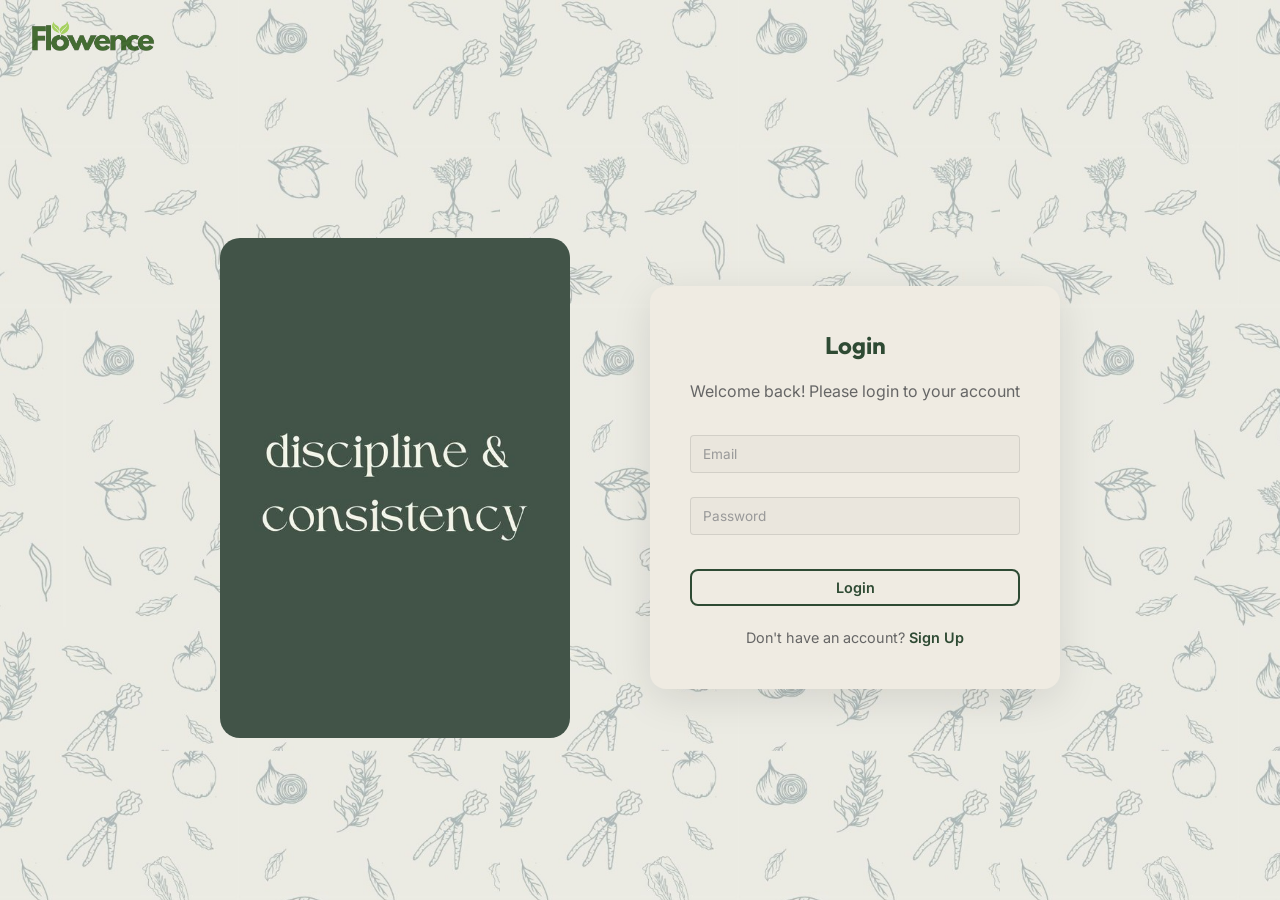
<file: login.html>
<!DOCTYPE html>
<html lang="en">

<head>
    <meta charset="UTF-8">
    <meta name="viewport" content="width=device-width, initial-scale=1.0">
    <title>Flowence - Login</title>
    <link rel="preconnect" href="https://fonts.googleapis.com">
    <link rel="preconnect" href="https://fonts.gstatic.com" crossorigin>
    <link href="https://fonts.googleapis.com/css2?family=Inter:wght@400;500;600&family=Outfit:wght@500;700&display=swap"
        rel="stylesheet">
    <link rel="stylesheet" href="common.css">
    <link rel="stylesheet" href="signup.css">
    <link rel="stylesheet" href="https://cdnjs.cloudflare.com/ajax/libs/font-awesome/6.4.0/css/all.min.css">
</head>

<body class="auth-body">
    <nav class="auth-nav">
        <a href="index.html" class="logo"><img src="logo dark.png" alt="Flowence"></a>
    </nav>

    <div class="auth-container signup-container">
        <div class="signup-image-wrapper">
            <div class="signup-image-cropped"
                style="background-image: url('sign.jpg'); background-size: cover; background-position: center; width: 100%; height: 100%; min-height: 500px; border-radius: 20px; overflow: hidden;">
            </div>
        </div>
        <div class="auth-card signup-form-card">
            <div class="auth-header">
                <h2>Login</h2>
                <p>Welcome back! Please login to your account</p>
            </div>

            <form id="simple-login-form" class="auth-form">
                <div class="form-group">
                    <input type="text" id="email" placeholder="Email" required>
                    <small class="error-message" id="email-error"></small>
                </div>
                <div class="form-group">
                    <input type="password" id="password" placeholder="Password" required>
                    <small class="error-message" id="password-error"></small>
                </div>

                <button type="submit" class="btn btn-primary btn-block">Login</button>

                <p style="text-align: center; margin-top: 20px; font-size: 0.9rem; color: #666;">
                    Don't have an account? <a href="signup.html"
                        style="color: var(--primary-green); font-weight: 600;">Sign Up</a>
                </p>
            </form>
        </div>
    </div>

    <script src="login.js"></script>
</body>

</html>
</file>
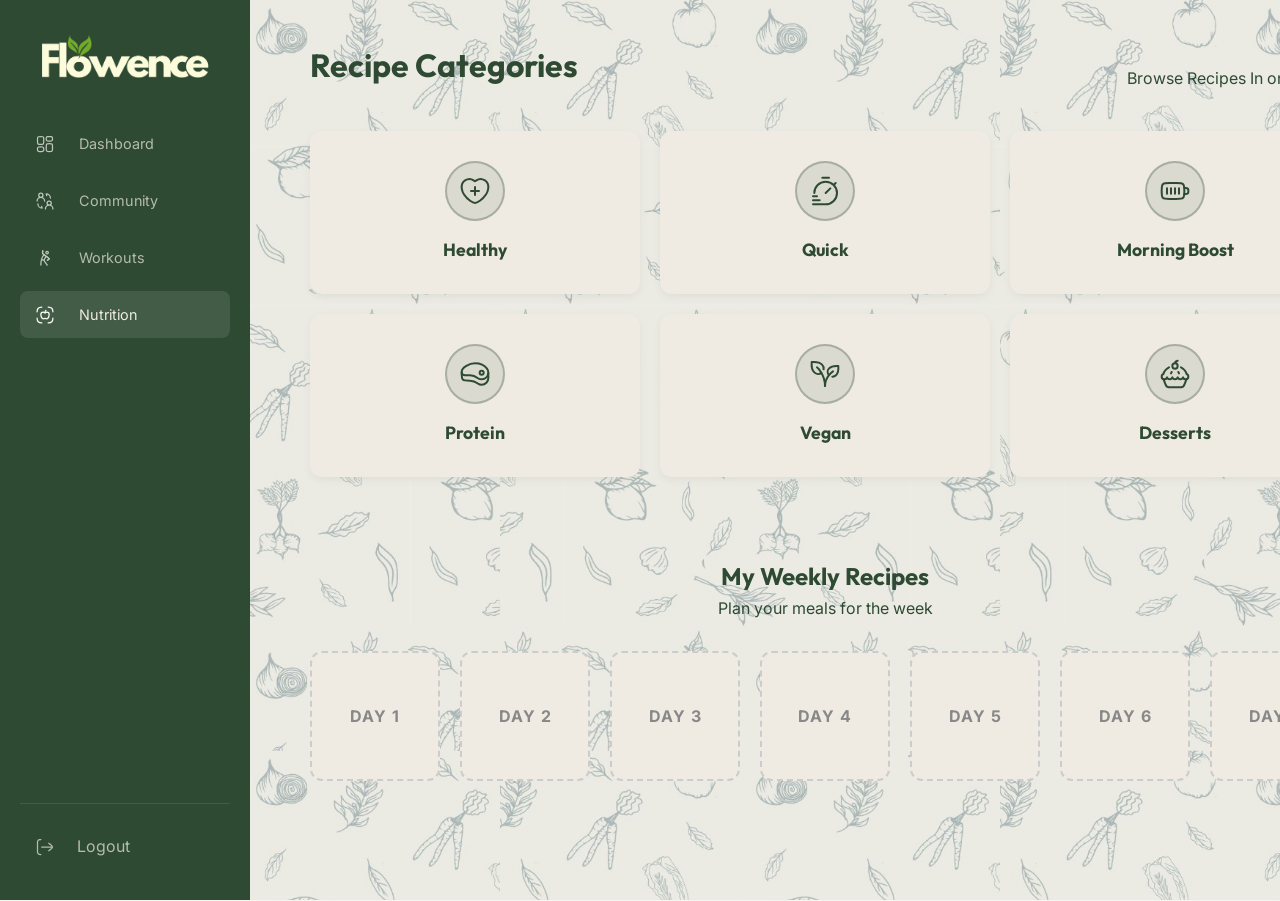
<file: nutrition.html>
<!DOCTYPE html>
<html lang="en">

<head>
    <meta charset="UTF-8">
    <meta name="viewport" content="width=device-width, initial-scale=1.0">
    <title>Flowence - Nutrition</title>
    <link rel="preconnect" href="https://fonts.googleapis.com">
    <link rel="preconnect" href="https://fonts.gstatic.com" crossorigin>
    <link href="https://fonts.googleapis.com/css2?family=Inter:wght@400;500;600&family=Outfit:wght@500;700&display=swap"
        rel="stylesheet">
    <link rel="stylesheet" href="common.css">
    <link rel="stylesheet" href="nutrition.css">
    <link rel="stylesheet" href="https://cdnjs.cloudflare.com/ajax/libs/font-awesome/6.4.0/css/all.min.css">
</head>

<body class="dashboard-body">
    <aside class="sidebar">
        <div class="logo"><img src="logo.png" alt="Flowence"></div>
        <nav class="sidebar-nav">
            <a href="dashboard.html"><svg xmlns="http://www.w3.org/2000/svg" viewBox="0 0 24 24" width="24" height="24"
                    color="#000000" fill="none" stroke="#FBFDF8" stroke-width="1.5" stroke-linejoin="round"
                    style="width: 20px; height: 20px; margin-right: 12px;">
                    <path
                        d="M10.5 8.75V6.75C10.5 5.10626 10.5 4.28439 10.046 3.73121C9.96291 3.62995 9.87005 3.53709 9.76879 3.45398C9.21561 3 8.39374 3 6.75 3C5.10626 3 4.28439 3 3.73121 3.45398C3.62995 3.53709 3.53709 3.62995 3.45398 3.73121C3 4.28439 3 5.10626 3 6.75V8.75C3 10.3937 3 11.2156 3.45398 11.7688C3.53709 11.8701 3.62995 11.9629 3.73121 12.046C4.28439 12.5 5.10626 12.5 6.75 12.5C8.39374 12.5 9.21561 12.5 9.76879 12.046C9.87005 11.9629 9.96291 11.8701 10.046 11.7688C10.5 11.2156 10.5 10.3937 10.5 8.75Z" />
                    <path
                        d="M7.75 15.5H5.75C5.05222 15.5 4.70333 15.5 4.41943 15.5861C3.78023 15.78 3.28002 16.2802 3.08612 16.9194C3 17.2033 3 17.5522 3 18.25C3 18.9478 3 19.2967 3.08612 19.5806C3.28002 20.2198 3.78023 20.72 4.41943 20.9139C4.70333 21 5.05222 21 5.75 21H7.75C8.44778 21 8.79667 21 9.08057 20.9139C9.71977 20.72 10.22 20.2198 10.4139 19.5806C10.5 19.2967 10.5 18.9478 10.5 18.25C10.5 17.5522 10.5 17.2033 10.4139 16.9194C10.22 16.2802 9.71977 15.78 9.08057 15.5861C8.79667 15.5 8.44778 15.5 7.75 15.5Z" />
                    <path
                        d="M21 17.25V15.25C21 13.6063 21 12.7844 20.546 12.2312C20.4629 12.1299 20.3701 12.0371 20.2688 11.954C19.7156 11.5 18.8937 11.5 17.25 11.5C15.6063 11.5 14.7844 11.5 14.2312 11.954C14.1299 12.0371 14.0371 12.1299 13.954 12.2312C13.5 12.7844 13.5 13.6063 13.5 15.25V17.25C13.5 18.8937 13.5 19.7156 13.954 20.2688C14.0371 20.3701 14.1299 20.4629 14.2312 20.546C14.7844 21 15.6063 21 17.25 21C18.8937 21 19.7156 21 20.2688 20.546C20.3701 20.4629 20.4629 20.3701 20.546 20.2688C21 19.7156 21 18.8937 21 17.25Z" />
                    <path
                        d="M18.25 3H16.25C15.5522 3 15.2033 3 14.9194 3.08612C14.2802 3.28002 13.78 3.78023 13.5861 4.41943C13.5 4.70333 13.5 5.05222 13.5 5.75C13.5 6.44778 13.5 6.79667 13.5861 7.08057C13.78 7.71977 14.2802 8.21998 14.9194 8.41388C15.2033 8.5 15.5522 8.5 16.25 8.5H18.25C18.9478 8.5 19.2967 8.5 19.5806 8.41388C20.2198 8.21998 20.72 7.71977 20.9139 7.08057C21 6.79667 21 6.44778 21 5.75C21 5.05222 21 4.70333 20.9139 4.41943C20.72 3.78023 20.2198 3.28002 19.5806 3.08612C19.2967 3 18.9478 3 18.25 3Z" />
                </svg> Dashboard</a>
            <a href="community.html"><svg xmlns="http://www.w3.org/2000/svg" viewBox="0 0 24 24" width="24" height="24"
                    color="#000000" fill="none" stroke="#FBFDF8" stroke-width="1.5" stroke-linecap="round"
                    stroke-linejoin="round" style="width: 20px; height: 20px; margin-right: 12px;">
                    <path
                        d="M17 17C15.6193 17 14.5 15.8807 14.5 14.5C14.5 13.1193 15.6193 12 17 12C18.3807 12 19.5 13.1193 19.5 14.5C19.5 15.8807 18.3807 17 17 17ZM17 17C19.4853 17 21.5 19.0147 21.5 21.5M17 17C14.5147 17 12.5 19.0147 12.5 21.5" />
                    <path
                        d="M7 7.5C5.61929 7.5 4.5 6.38071 4.5 5C4.5 3.61929 5.61929 2.5 7 2.5C8.38071 2.5 9.5 3.61929 9.5 5C9.5 6.38071 8.38071 7.5 7 7.5ZM7 7.5C9.48528 7.5 11.5 9.51472 11.5 12M7 7.5C4.51472 7.5 2.5 9.51472 2.5 12" />
                    <path d="M3.5 15.5C3.5 18.2643 5.73571 20.5 8.5 20.5L8 18.5" />
                    <path d="M18.5 8.5C18.5 5.73571 16.2643 3.5 13.5 3.5L14 5.5" />
                </svg> Community</a>
            <a href="workouts.html"><svg xmlns="http://www.w3.org/2000/svg" viewBox="0 0 24 24" width="24" height="24"
                    color="#000000" fill="none" stroke="#FBFDF8" stroke-width="1.5"
                    style="width: 20px; height: 20px; margin-right: 12px;">
                    <path
                        d="M16 5.5C16 6.32843 15.3284 7 14.5 7C13.6716 7 13 6.32843 13 5.5C13 4.67157 13.6716 4 14.5 4C15.3284 4 16 4.67157 16 5.5Z" />
                    <path
                        d="M14.3602 15L15.3039 14.454C16.3786 13.8323 16.9159 13.5214 16.9885 13.0784C16.9999 13.0092 17.0028 12.9391 16.9973 12.8694C16.9622 12.4229 16.4524 12.0789 15.4329 11.3907L10.7259 8.21359C8.87718 6.96577 8.45184 4.69114 9.75097 3" />
                    <path
                        d="M10.7259 8.21359C8.22588 10.7136 7 17.6324 7 21.0003M10.7259 8.21359C8.87718 6.96577 8.45184 4.69114 9.75097 3M10.7259 8.21359L13.3725 10M14.3602 15L15.3039 14.454C16.3786 13.8323 16.9159 13.5214 16.9885 13.0784C16.9999 13.0092 17.0028 12.9391 16.9973 12.8694C16.9622 12.4229 16.4524 12.0789 15.4329 11.3907L13.3725 10M15.0002 21.0003C14.0268 19.8647 13.0257 18.3 12.0502 16.8578C11.3666 15.8474 11.0249 15.3422 10.9845 14.8132M13.3725 10C12.5697 11.0391 12.0164 12.0207 11.6026 12.8942C11.1636 13.8209 10.9441 14.2843 10.9845 14.8132M10.9845 14.8132L8 14" />
                </svg> Workouts</a>
            <a href="nutrition.html" class="active"><svg xmlns="http://www.w3.org/2000/svg" viewBox="0 0 24 24"
                    width="24" height="24" color="#000000" fill="none" stroke="#FBFDF8" stroke-width="1.5"
                    stroke-linecap="round" stroke-linejoin="round"
                    style="width: 20px; height: 20px; margin-right: 12px;">
                    <path
                        d="M2.5 8.18677C2.60406 6.08705 2.91537 4.77792 3.84664 3.84664C4.77792 2.91537 6.08705 2.60406 8.18677 2.5M21.5 8.18677C21.3959 6.08705 21.0846 4.77792 20.1534 3.84664C19.2221 2.91537 17.9129 2.60406 15.8132 2.5M15.8132 21.5C17.9129 21.3959 19.2221 21.0846 20.1534 20.1534C21.0846 19.2221 21.3959 17.9129 21.5 15.8132M8.18676 21.5C6.08705 21.3959 4.77792 21.0846 3.84664 20.1534C2.91537 19.2221 2.60406 17.9129 2.5 15.8132" />
                    <path
                        d="M14.2224 8.5C15.4446 8.5 17.0002 9.5 17.0002 11.3366C17.0002 12.9913 16.7224 14.1732 15.6113 15.5915C14.7666 16.55 13.6389 16.7903 12.4369 16.119L12.0002 15.8963L11.5635 16.119C10.3614 16.7903 9.23376 16.55 8.38907 15.5915C7.27796 14.1732 7.00018 12.9913 7.00018 11.3366C7.00018 9.5 8.55574 8.5 9.77796 8.5C11.0002 8.5 11.5002 9 12.0002 9.5C12.5002 9 13.0002 8.5 14.2224 8.5Z" />
                    <path d="M13 6.5C12.5 7 12 8 12 9.5" />
                </svg> Nutrition</a>
        </nav>
        <div class="sidebar-footer">
            <a href="index.html"><svg xmlns="http://www.w3.org/2000/svg" viewBox="0 0 24 24" width="24" height="24"
                    fill="none" stroke="currentColor" stroke-width="1.5" stroke-linecap="round" stroke-linejoin="round"
                    style="width: 20px; height: 20px; margin-right: 12px;">
                    <path
                        d="M7.00003 3C6.07006 3 5.60507 3 5.22357 3.10222C4.1883 3.37962 3.37966 4.18827 3.10225 5.22354C3.00003 5.60504 3.00003 6.07003 3.00003 7L3.00003 17C3.00003 17.93 3.00003 18.395 3.10225 18.7765C3.37965 19.8117 4.1883 20.6204 5.22357 20.8978C5.60507 21 6.07006 21 7.00003 21" />
                    <path
                        d="M16.5001 16.5C16.5001 16.5 21 13.1858 21 12C21 10.8141 16.5 7.5 16.5 7.5M20 12L8.00003 12" />
                </svg> Logout</a>
        </div>
    </aside>

    <main class="dashboard-content">
        <header class="dashboard-header centered-header">
            <h1>Recipe Categories</h1>
            <p>Browse Recipes In one place</p>
        </header>

        <section class="recipe-categories">
            <div class="categories-grid">
                <a href="recipes.html#Healthy" class="category-card-small">
                    <div class="category-icon">
                        <svg xmlns="http://www.w3.org/2000/svg" viewBox="0 0 24 24" width="32" height="32"
                            color="#000000" fill="none" stroke="#141B34" stroke-width="1.5" stroke-linecap="round">
                            <path
                                d="M19.4626 3.99352C16.7809 2.3486 14.4404 3.01148 13.0344 4.06738C12.4578 4.50033 12.1696 4.7168 12 4.7168C11.8304 4.7168 11.5422 4.50033 10.9656 4.06738C9.55962 3.01148 7.21909 2.3486 4.53744 3.99352C1.01807 6.1523 0.221719 13.2742 8.33953 19.2827C9.88572 20.4272 10.6588 20.9994 12 20.9994C13.3412 20.9994 14.1143 20.4272 15.6605 19.2827C23.7783 13.2742 22.9819 6.1523 19.4626 3.99352Z" />
                            <path d="M12 9V15M9 12L15 12" />
                        </svg>
                    </div>
                    <h3>Healthy</h3>
                </a>
                <a href="recipes.html#Quick" class="category-card-small">
                    <div class="category-icon">
                        <svg xmlns="http://www.w3.org/2000/svg" viewBox="0 0 24 24" width="32" height="32"
                            color="#000000" fill="none" stroke="currentColor" stroke-width="1.5" stroke-linecap="round"
                            stroke-linejoin="round">
                            <path d="M15 2H10" />
                            <path
                                d="M4 13.5C4 8.80558 7.80558 5 12.5 5C14.8472 5 16.9722 5.95139 18.5104 7.48959M18.5104 7.48959C20.0486 9.02779 21 11.1528 21 13.5C21 18.1944 17.1944 22 12.5 22H3M18.5104 7.48959L20 6" />
                            <path d="M8 19H3" />
                            <path d="M6 16H3" />
                            <path d="M12.5 13.5L16 10" />
                        </svg>
                    </div>
                    <h3>Quick</h3>
                </a>
                <a href="recipes.html#Morning%20Boost" class="category-card-small">
                    <div class="category-icon">
                        <svg xmlns="http://www.w3.org/2000/svg" viewBox="0 0 24 24" width="32" height="32"
                            color="#000000" fill="none" stroke="currentColor" stroke-width="1.5" stroke-linecap="round">
                            <path
                                d="M2 12C2 9.17157 2 7.75736 2.87868 6.87868C3.75736 6 5.17157 6 8 6H13C15.8284 6 17.2426 6 18.1213 6.87868C19 7.75736 19 9.17157 19 12C19 14.8284 19 16.2426 18.1213 17.1213C17.2426 18 15.8284 18 13 18H8C5.17157 18 3.75736 18 2.87868 17.1213C2 16.2426 2 14.8284 2 12Z" />
                            <path
                                d="M19 9.5L20.0272 9.6712C20.7085 9.78475 21.0491 9.84152 21.3076 10.0067C21.5618 10.1691 21.7612 10.4044 21.8796 10.6819C22 10.964 22 11.3093 22 12C22 12.6907 22 13.036 21.8796 13.3181C21.7612 13.5956 21.5618 13.8309 21.3076 13.9933C21.0491 14.1585 20.7085 14.2153 20.0272 14.3288L19 14.5" />
                            <path d="M6 10V14" />
                            <path d="M9 10V14" />
                            <path d="M12 10V14" />
                            <path d="M15 10V14" />
                        </svg>
                    </div>
                    <h3>Morning Boost</h3>
                </a>
                <a href="recipes.html#Protein" class="category-card-small">
                    <div class="category-icon">
                        <svg xmlns="http://www.w3.org/2000/svg" viewBox="0 0 24 24" width="32" height="32"
                            color="#000000" fill="none" stroke="#141B34" stroke-width="1.5">
                            <path
                                d="M17 16C19.7614 16 22 13.7614 22 11C22 9.87418 21.6279 8.83526 21 7.99951C18.8745 5.17054 16 4 12 4C8 4 2 6.86508 2 10.5C2 11.8807 3.11929 13 4.5 13H8C9.32374 12.9675 12 13.5 14.2356 15.167C15.0274 15.6933 15.9779 16 17 16Z" />
                            <path
                                d="M2 10.5V11C2 13.8284 2 15.2426 2.87868 16.1213C3.75736 17 5.17157 17 8 17C9.32374 16.9675 12 17.5 14.2356 19.167C15.0274 19.6933 15.9779 20 17 20C19.7614 20 22 17.7614 22 15V11" />
                            <path
                                d="M18.5 11C18.5 11.8284 17.8284 12.5 17 12.5C16.1716 12.5 15.5 11.8284 15.5 11C15.5 10.1716 16.1716 9.5 17 9.5C17.8284 9.5 18.5 10.1716 18.5 11Z" />
                        </svg>
                    </div>
                    <h3>Protein</h3>
                </a>
                <a href="recipes.html#Vegan" class="category-card-small">
                    <div class="category-icon">
                        <svg xmlns="http://www.w3.org/2000/svg" viewBox="0 0 24 24" width="32" height="32"
                            color="#000000" fill="none" stroke="#141B34" stroke-width="1.5" stroke-linecap="round"
                            stroke-linejoin="round">
                            <path d="M18 10C18 10 12 14 12 21" />
                            <path
                                d="M9.34882 11.1825C7.73784 12.3891 5.44323 12.26 3.9785 10.7953C1.55484 8.37164 2.03957 3.03957 2.03957 3.03957C2.03957 3.03957 7.37164 2.55484 9.7953 4.9785C10.7548 5.93803 11.1412 7.25369 10.9543 8.5" />
                            <path
                                d="M14.9638 12.8175C13.644 11.3832 13.6797 9.14983 15.0708 7.75867C17.2252 5.6043 21.9648 6.03517 21.9648 6.03517C21.9648 6.03517 22.3957 10.7748 20.2413 12.9292C19.4877 13.6828 18.487 14.0386 17.5 13.9967" />
                            <path d="M6 7C6 7 12 12 12 21" />
                        </svg>
                    </div>
                    <h3>Vegan</h3>
                </a>
                <a href="recipes.html#Desserts" class="category-card-small">
                    <div class="category-icon">
                        <svg xmlns="http://www.w3.org/2000/svg" viewBox="0 0 24 24" width="32" height="32"
                            color="#000000" fill="none" stroke="currentColor" stroke-width="1.5" stroke-linecap="round"
                            stroke-linejoin="round">
                            <path
                                d="M16.5 7C18.6111 8.09821 20.1802 9.94542 20.7578 12.1376C21.5 12.1376 22 13.1645 22 14.0106C22 16.3424 18.5658 16.7405 18 14.5165C17.4968 16.4945 14.5032 16.4945 14 14.5165C13.4968 16.4945 10.5032 16.4945 10 14.5165C9.49677 16.4945 6.50323 16.4945 6 14.5165C5.43417 16.7405 2 16.3424 2 14.0106C2 13.1645 2.5 12.1376 3.24224 12.1376C3.81984 9.94542 5.38887 8.09821 7.5 7" />
                            <path
                                d="M12 4C13.1046 4 14 4.89543 14 6C14 7.10457 13.1046 8 12 8C10.8954 8 10 7.10457 10 6C10 4.89543 10.8954 4 12 4ZM12 4C12 3.5 12.4 2.4 14 2" />
                            <path d="M14.5 10.5L15 11.5" />
                            <path d="M9.5 10.5L9 11.5" />
                            <path
                                d="M3.5 16L4.13246 17.8974C4.79247 19.8774 5.12248 20.8675 5.90815 21.4337C6.69381 22 7.73739 22 9.82456 22H14.1754C16.2626 22 17.3062 22 18.0919 21.4337C18.8775 20.8675 19.2075 19.8774 19.8675 17.8974L20.5 16" />
                        </svg>
                    </div>
                    <h3>Desserts</h3>
                </a>
            </div>
        </section>

        <section class="batch-cooking">
            <div class="section-header">
                <h2>My Weekly Recipes</h2>
                <p>Plan your meals for the week</p>
            </div>
            <div class="weekly-plan-grid" id="weekly-plan-container">
                
                <div class="weekly-card empty" id="day-1">
                    <div class="day-label">Day 1</div>
                    <div class="card-content placeholder-content">
                        <i class="fa-solid fa-plus"></i>
                        <span>Add Recipe</span>
                    </div>
                </div>
                
                <div class="weekly-card empty" id="day-2">
                    <div class="day-label">Day 2</div>
                    <div class="card-content placeholder-content">
                        <i class="fa-solid fa-plus"></i>
                        <span>Add Recipe</span>
                    </div>
                </div>
                
                <div class="weekly-card empty" id="day-3">
                    <div class="day-label">Day 3</div>
                    <div class="card-content placeholder-content">
                        <i class="fa-solid fa-plus"></i>
                        <span>Add Recipe</span>
                    </div>
                </div>
                
                <div class="weekly-card empty" id="day-4">
                    <div class="day-label">Day 4</div>
                    <div class="card-content placeholder-content">
                        <i class="fa-solid fa-plus"></i>
                        <span>Add Recipe</span>
                    </div>
                </div>
                
                <div class="weekly-card empty" id="day-5">
                    <div class="day-label">Day 5</div>
                    <div class="card-content placeholder-content">
                        <i class="fa-solid fa-plus"></i>
                        <span>Add Recipe</span>
                    </div>
                </div>
                
                <div class="weekly-card empty" id="day-6">
                    <div class="day-label">Day 6</div>
                    <div class="card-content placeholder-content">
                        <i class="fa-solid fa-plus"></i>
                        <span>Add Recipe</span>
                    </div>
                </div>
                
                <div class="weekly-card empty" id="day-7">
                    <div class="day-label">Day 7</div>
                    <div class="card-content placeholder-content">
                        <i class="fa-solid fa-plus"></i>
                        <span>Add Recipe</span>
                    </div>
                </div>
            </div>
        </section>
    </main>




    <script src="nutrition.js"></script>
</body>

</html>
</file>
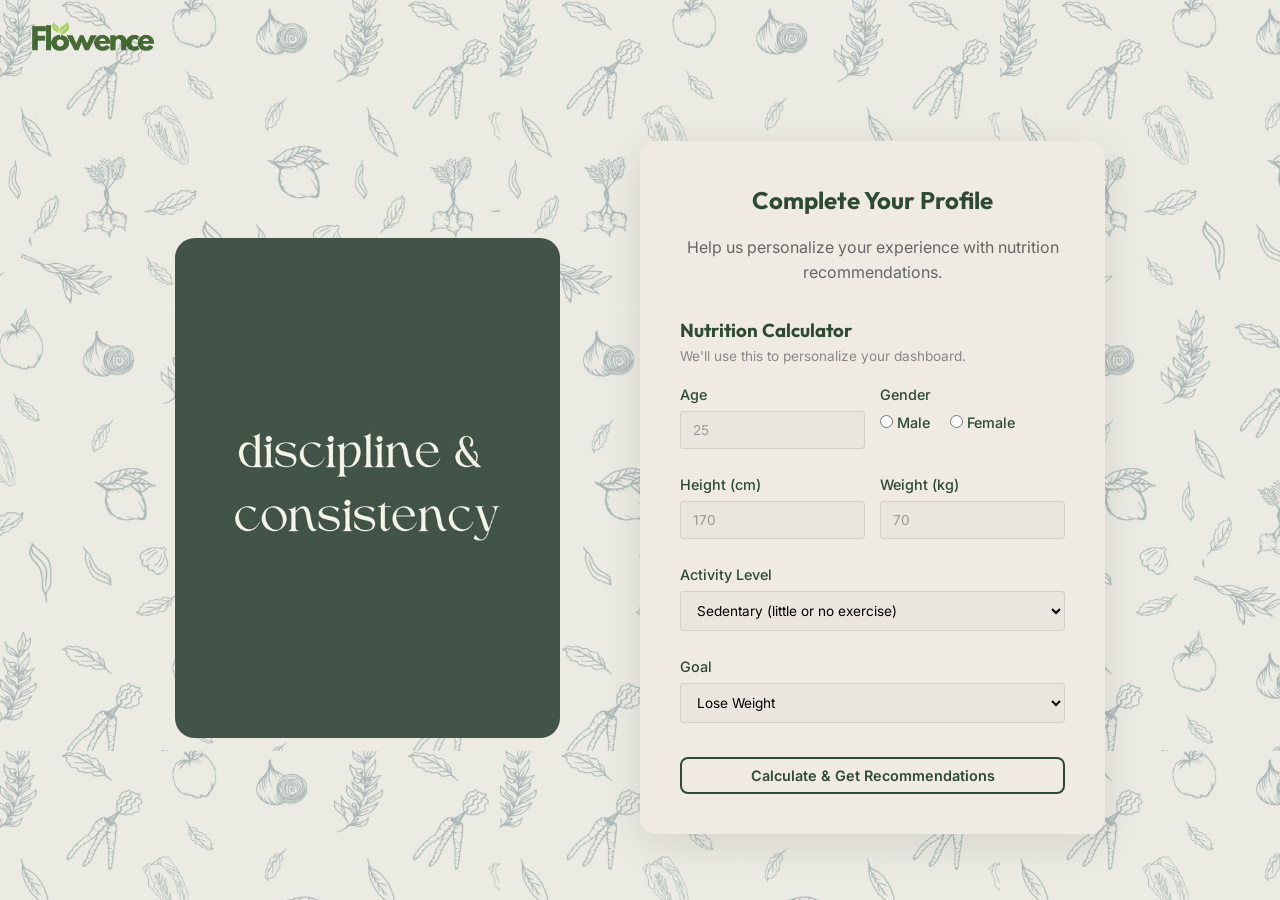
<file: profile-setup.html>
<!DOCTYPE html>
<html lang="en">

<head>
    <meta charset="UTF-8">
    <meta name="viewport" content="width=device-width, initial-scale=1.0">
    <title>Flowence - Sign Up</title>
    <link rel="preconnect" href="https://fonts.googleapis.com">
    <link rel="preconnect" href="https://fonts.gstatic.com" crossorigin>
    <link href="https://fonts.googleapis.com/css2?family=Inter:wght@400;500;600&family=Outfit:wght@500;700&display=swap"
        rel="stylesheet">
    <link rel="stylesheet" href="common.css">
    <link rel="stylesheet" href="signup.css">
    <link rel="stylesheet" href="https://cdnjs.cloudflare.com/ajax/libs/font-awesome/6.4.0/css/all.min.css">
</head>

<body class="auth-body">
    <nav class="auth-nav">
        <a href="index.html" class="logo"><img src="logo dark.png" alt="Flowence"></a>
    </nav>

    <div class="auth-container signup-container">
        <div class="signup-image-wrapper">
            <div class="signup-image-cropped"
                style="background-image: url('sign.jpg'); background-size: cover; background-position: center; width: 100%; height: 100%; min-height: 500px; border-radius: 20px; overflow: hidden;">
            </div>
        </div>
        <div class="auth-card signup-form-card">
            <div class="auth-header">
                <h2>Complete Your Profile</h2>
                <p>Help us personalize your experience with nutrition recommendations.</p>
            </div>

            <form id="signup-form" class="auth-form">
                <h3>Nutrition Calculator</h3>
                <p class="form-hint">We'll use this to personalize your dashboard.</p>

                <div class="form-row">
                    <div class="form-group">
                        <label>Age</label>
                        <input type="number" id="age" placeholder="25" min="1" max="120" required>
                        <small class="error-message" id="age-error"></small>
                    </div>
                    <div class="form-group">
                        <label>Gender</label>
                        <div class="radio-group">
                            <label class="radio-label">
                                <input type="radio" name="gender" value="male" required>
                                <span>Male</span>
                            </label>
                            <label class="radio-label">
                                <input type="radio" name="gender" value="female" required>
                                <span>Female</span>
                            </label>
                        </div>
                        <small class="error-message" id="gender-error"></small>
                    </div>
                </div>

                <div class="form-row">
                    <div class="form-group">
                        <label>Height (cm)</label>
                        <input type="number" id="height" placeholder="170" min="50" max="250" required>
                        <small class="error-message" id="height-error"></small>
                    </div>
                    <div class="form-group">
                        <label>Weight (kg)</label>
                        <input type="number" id="weight" placeholder="70" min="20" max="300" step="0.1" required>
                        <small class="error-message" id="weight-error"></small>
                    </div>
                </div>

                <div class="form-group">
                    <label>Activity Level</label>
                    <select id="activity-level" required>
                        <option value="sedentary">Sedentary (little or no exercise)</option>
                        <option value="lightly-active">Lightly Active (light exercise 1-3 days/week)</option>
                        <option value="moderately-active">Moderately Active (moderate exercise 3-5 days/week)</option>
                        <option value="very-active">Very Active (hard exercise 6-7 days/week)</option>
                    </select>
                    <small class="error-message" id="activity-level-error"></small>
                </div>

                <div class="form-group">
                    <label>Goal</label>
                    <select id="goal" required>
                        <option value="lose-weight">Lose Weight</option>
                        <option value="maintain-weight">Maintain Weight</option>
                        <option value="gain-muscle">Gain Muscle</option>
                    </select>
                    <small class="error-message" id="goal-error"></small>
                </div>

                <button type="submit" class="btn btn-primary btn-block">Calculate & Get Recommendations</button>
            </form>
        </div>
    </div>

    <script src="profile-setup.js"></script>
</body>

</html>
</file>
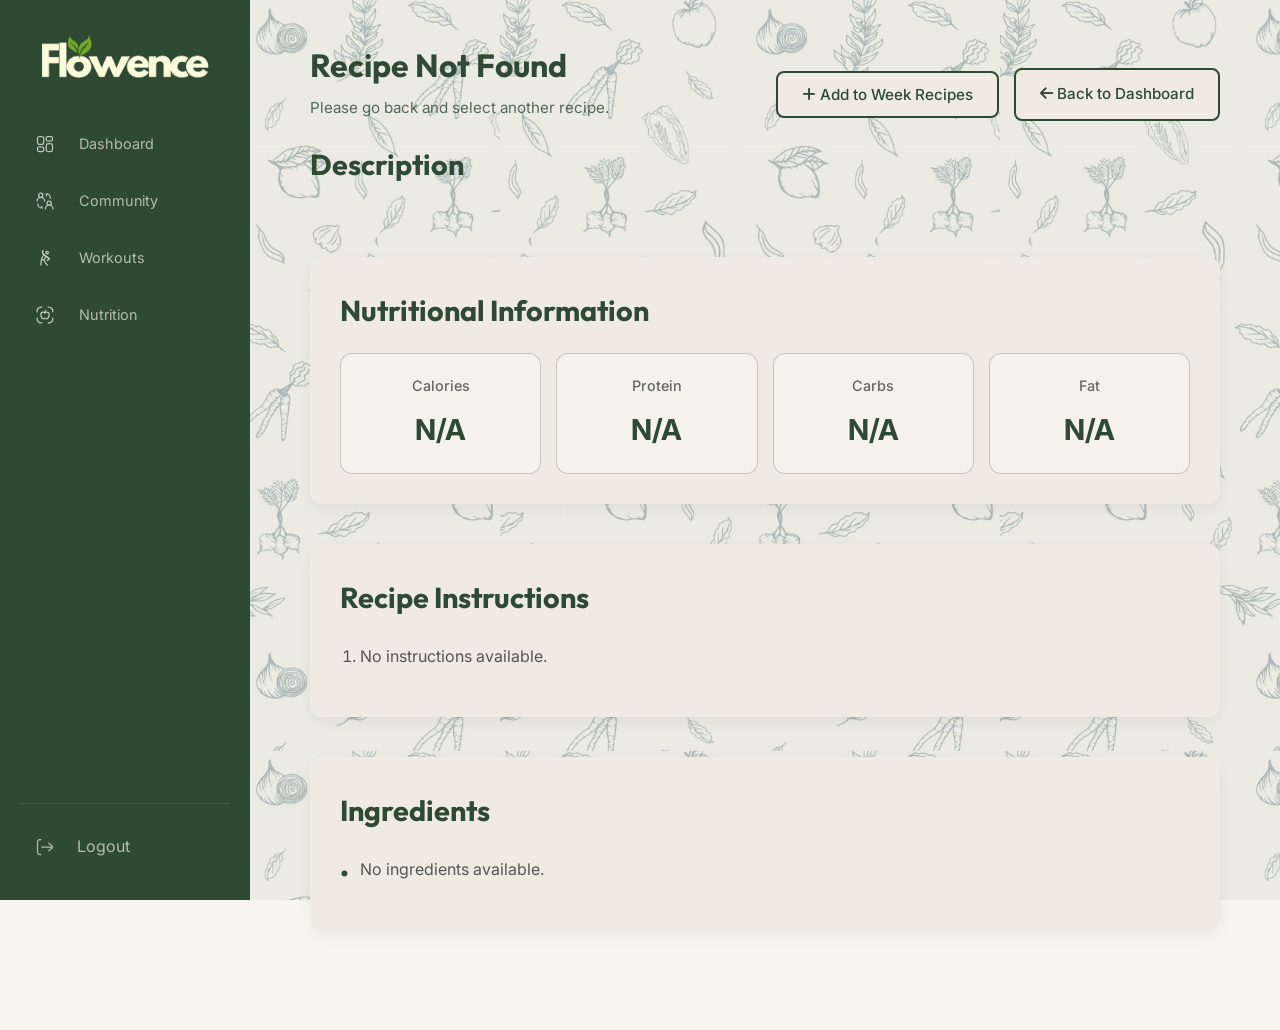
<file: recipe-detail.html>
<!DOCTYPE html>
<html lang="en">

<head>
    <meta charset="UTF-8">
    <meta name="viewport" content="width=device-width, initial-scale=1.0">
    <title>Flowence - Recipe Details</title>
    <link rel="preconnect" href="https://fonts.googleapis.com">
    <link rel="preconnect" href="https://fonts.gstatic.com" crossorigin>
    <link href="https://fonts.googleapis.com/css2?family=Inter:wght@400;500;600&family=Outfit:wght@500;700&display=swap"
        rel="stylesheet">
    <link rel="stylesheet" href="common.css">
    <link rel="stylesheet" href="recipe-detail.css">
    <link rel="stylesheet" href="https://cdnjs.cloudflare.com/ajax/libs/font-awesome/6.4.0/css/all.min.css">
</head>

<body class="dashboard-body">
    <aside class="sidebar">
        <div class="logo"><img src="logo.png" alt="Flowence"></div>
        <nav class="sidebar-nav">
            <a href="dashboard.html"><svg xmlns="http://www.w3.org/2000/svg" viewBox="0 0 24 24" width="24" height="24"
                    color="#000000" fill="none" stroke="#FBFDF8" stroke-width="1.5" stroke-linejoin="round"
                    style="width: 20px; height: 20px; margin-right: 12px;">
                    <path
                        d="M10.5 8.75V6.75C10.5 5.10626 10.5 4.28439 10.046 3.73121C9.96291 3.62995 9.87005 3.53709 9.76879 3.45398C9.21561 3 8.39374 3 6.75 3C5.10626 3 4.28439 3 3.73121 3.45398C3.62995 3.53709 3.53709 3.62995 3.45398 3.73121C3 4.28439 3 5.10626 3 6.75V8.75C3 10.3937 3 11.2156 3.45398 11.7688C3.53709 11.8701 3.62995 11.9629 3.73121 12.046C4.28439 12.5 5.10626 12.5 6.75 12.5C8.39374 12.5 9.21561 12.5 9.76879 12.046C9.87005 11.9629 9.96291 11.8701 10.046 11.7688C10.5 11.2156 10.5 10.3937 10.5 8.75Z" />
                    <path
                        d="M7.75 15.5H5.75C5.05222 15.5 4.70333 15.5 4.41943 15.5861C3.78023 15.78 3.28002 16.2802 3.08612 16.9194C3 17.2033 3 17.5522 3 18.25C3 18.9478 3 19.2967 3.08612 19.5806C3.28002 20.2198 3.78023 20.72 4.41943 20.9139C4.70333 21 5.05222 21 5.75 21H7.75C8.44778 21 8.79667 21 9.08057 20.9139C9.71977 20.72 10.22 20.2198 10.4139 19.5806C10.5 19.2967 10.5 18.9478 10.5 18.25C10.5 17.5522 10.5 17.2033 10.4139 16.9194C10.22 16.2802 9.71977 15.78 9.08057 15.5861C8.79667 15.5 8.44778 15.5 7.75 15.5Z" />
                    <path
                        d="M21 17.25V15.25C21 13.6063 21 12.7844 20.546 12.2312C20.4629 12.1299 20.3701 12.0371 20.2688 11.954C19.7156 11.5 18.8937 11.5 17.25 11.5C15.6063 11.5 14.7844 11.5 14.2312 11.954C14.1299 12.0371 14.0371 12.1299 13.954 12.2312C13.5 12.7844 13.5 13.6063 13.5 15.25V17.25C13.5 18.8937 13.5 19.7156 13.954 20.2688C14.0371 20.3701 14.1299 20.4629 14.2312 20.546C14.7844 21 15.6063 21 17.25 21C18.8937 21 19.7156 21 20.2688 20.546C20.3701 20.4629 20.4629 20.3701 20.546 20.2688C21 19.7156 21 18.8937 21 17.25Z" />
                    <path
                        d="M18.25 3H16.25C15.5522 3 15.2033 3 14.9194 3.08612C14.2802 3.28002 13.78 3.78023 13.5861 4.41943C13.5 4.70333 13.5 5.05222 13.5 5.75C13.5 6.44778 13.5 6.79667 13.5861 7.08057C13.78 7.71977 14.2802 8.21998 14.9194 8.41388C15.2033 8.5 15.5522 8.5 16.25 8.5H18.25C18.9478 8.5 19.2967 8.5 19.5806 8.41388C20.2198 8.21998 20.72 7.71977 20.9139 7.08057C21 6.79667 21 6.44778 21 5.75C21 5.05222 21 4.70333 20.9139 4.41943C20.72 3.78023 20.2198 3.28002 19.5806 3.08612C19.2967 3 18.9478 3 18.25 3Z" />
                </svg> Dashboard</a>
            <a href="community.html"><svg xmlns="http://www.w3.org/2000/svg" viewBox="0 0 24 24" width="24" height="24"
                    color="#000000" fill="none" stroke="#FBFDF8" stroke-width="1.5" stroke-linecap="round"
                    stroke-linejoin="round" style="width: 20px; height: 20px; margin-right: 12px;">
                    <path
                        d="M17 17C15.6193 17 14.5 15.8807 14.5 14.5C14.5 13.1193 15.6193 12 17 12C18.3807 12 19.5 13.1193 19.5 14.5C19.5 15.8807 18.3807 17 17 17ZM17 17C19.4853 17 21.5 19.0147 21.5 21.5M17 17C14.5147 17 12.5 19.0147 12.5 21.5" />
                    <path
                        d="M7 7.5C5.61929 7.5 4.5 6.38071 4.5 5C4.5 3.61929 5.61929 2.5 7 2.5C8.38071 2.5 9.5 3.61929 9.5 5C9.5 6.38071 8.38071 7.5 7 7.5ZM7 7.5C9.48528 7.5 11.5 9.51472 11.5 12M7 7.5C4.51472 7.5 2.5 9.51472 2.5 12" />
                    <path d="M3.5 15.5C3.5 18.2643 5.73571 20.5 8.5 20.5L8 18.5" />
                    <path d="M18.5 8.5C18.5 5.73571 16.2643 3.5 13.5 3.5L14 5.5" />
                </svg> Community</a>
            <a href="workouts.html"><svg xmlns="http://www.w3.org/2000/svg" viewBox="0 0 24 24" width="24" height="24"
                    color="#000000" fill="none" stroke="#FBFDF8" stroke-width="1.5"
                    style="width: 20px; height: 20px; margin-right: 12px;">
                    <path
                        d="M16 5.5C16 6.32843 15.3284 7 14.5 7C13.6716 7 13 6.32843 13 5.5C13 4.67157 13.6716 4 14.5 4C15.3284 4 16 4.67157 16 5.5Z" />
                    <path
                        d="M14.3602 15L15.3039 14.454C16.3786 13.8323 16.9159 13.5214 16.9885 13.0784C16.9999 13.0092 17.0028 12.9391 16.9973 12.8694C16.9622 12.4229 16.4524 12.0789 15.4329 11.3907L10.7259 8.21359C8.87718 6.96577 8.45184 4.69114 9.75097 3" />
                    <path
                        d="M10.7259 8.21359C8.22588 10.7136 7 17.6324 7 21.0003M10.7259 8.21359C8.87718 6.96577 8.45184 4.69114 9.75097 3M10.7259 8.21359L13.3725 10M14.3602 15L15.3039 14.454C16.3786 13.8323 16.9159 13.5214 16.9885 13.0784C16.9999 13.0092 17.0028 12.9391 16.9973 12.8694C16.9622 12.4229 16.4524 12.0789 15.4329 11.3907L13.3725 10M15.0002 21.0003C14.0268 19.8647 13.0257 18.3 12.0502 16.8578C11.3666 15.8474 11.0249 15.3422 10.9845 14.8132M13.3725 10C12.5697 11.0391 12.0164 12.0207 11.6026 12.8942C11.1636 13.8209 10.9441 14.2843 10.9845 14.8132M10.9845 14.8132L8 14" />
                </svg> Workouts</a>
            <a href="nutrition.html"><svg xmlns="http://www.w3.org/2000/svg" viewBox="0 0 24 24" width="24" height="24"
                    color="#000000" fill="none" stroke="#FBFDF8" stroke-width="1.5" stroke-linecap="round"
                    stroke-linejoin="round" style="width: 20px; height: 20px; margin-right: 12px;">
                    <path
                        d="M2.5 8.18677C2.60406 6.08705 2.91537 4.77792 3.84664 3.84664C4.77792 2.91537 6.08705 2.60406 8.18677 2.5M21.5 8.18677C21.3959 6.08705 21.0846 4.77792 20.1534 3.84664C19.2221 2.91537 17.9129 2.60406 15.8132 2.5M15.8132 21.5C17.9129 21.3959 19.2221 21.0846 20.1534 20.1534C21.0846 19.2221 21.3959 17.9129 21.5 15.8132M8.18676 21.5C6.08705 21.3959 4.77792 21.0846 3.84664 20.1534C2.91537 19.2221 2.60406 17.9129 2.5 15.8132" />
                    <path
                        d="M14.2224 8.5C15.4446 8.5 17.0002 9.5 17.0002 11.3366C17.0002 12.9913 16.7224 14.1732 15.6113 15.5915C14.7666 16.55 13.6389 16.7903 12.4369 16.119L12.0002 15.8963L11.5635 16.119C10.3614 16.7903 9.23376 16.55 8.38907 15.5915C7.27796 14.1732 7.00018 12.9913 7.00018 11.3366C7.00018 9.5 8.55574 8.5 9.77796 8.5C11.0002 8.5 11.5002 9 12.0002 9.5C12.5002 9 13.0002 8.5 14.2224 8.5Z" />
                    <path d="M13 6.5C12.5 7 12 8 12 9.5" />
                </svg> Nutrition</a>
        </nav>
        <div class="sidebar-footer">
            <a href="index.html"><svg xmlns="http://www.w3.org/2000/svg" viewBox="0 0 24 24" width="24" height="24"
                    fill="none" stroke="currentColor" stroke-width="1.5" stroke-linecap="round" stroke-linejoin="round"
                    style="width: 20px; height: 20px; margin-right: 12px;">
                    <path
                        d="M7.00003 3C6.07006 3 5.60507 3 5.22357 3.10222C4.1883 3.37962 3.37966 4.18827 3.10225 5.22354C3.00003 5.60504 3.00003 6.07003 3.00003 7L3.00003 17C3.00003 17.93 3.00003 18.395 3.10225 18.7765C3.37965 19.8117 4.1883 20.6204 5.22357 20.8978C5.60507 21 6.07006 21 7.00003 21" />
                    <path
                        d="M16.5001 16.5C16.5001 16.5 21 13.1858 21 12C21 10.8141 16.5 7.5 16.5 7.5M20 12L8.00003 12" />
                </svg> Logout</a>
        </div>
    </aside>

    <main class="dashboard-content">
        <header class="dashboard-header">
            <div class="welcome-text">
                <h1 id="recipe-title">Recipe Name</h1>
                <p id="recipe-subtitle">Delicious and nutritious meal</p>
            </div>
            <div style="display: flex; gap: 15px; align-items: center;">
                <button id="add-to-week-btn" class="btn btn-primary">
                    <i class="fa-solid fa-plus"></i> Add to Week Recipes
                </button>
                <a id="back-button" href="dashboard.html" class="btn btn-outline">
                    <i class="fa-solid fa-arrow-left"></i> Back to Dashboard
                </a>
            </div>
        </header>

        <section class="recipe-detail-section">
            <div class="recipe-detail-container">
                <div class="recipe-content">
                    <div class="recipe-description">
                        <h2>Description</h2>
                        <p id="recipe-description-text">Recipe description will appear here.</p>
                    </div>

                    <div class="recipe-macros">
                        <h2>Nutritional Information</h2>
                        <div class="macros-grid">
                            <div class="macro-item">
                                <div class="macro-label">Calories</div>
                                <div class="macro-value" id="macro-calories">0</div>
                            </div>
                            <div class="macro-item">
                                <div class="macro-label">Protein</div>
                                <div class="macro-value" id="macro-protein">0g</div>
                            </div>
                            <div class="macro-item">
                                <div class="macro-label">Carbs</div>
                                <div class="macro-value" id="macro-carbs">0g</div>
                            </div>
                            <div class="macro-item">
                                <div class="macro-label">Fat</div>
                                <div class="macro-value" id="macro-fat">0g</div>
                            </div>
                        </div>
                    </div>

                    <div class="recipe-instructions">
                        <h2>Recipe Instructions</h2>
                        <div id="recipe-instructions-content">
                            <ol class="instructions-list">
                                <li>Recipe instructions will appear here.</li>
                            </ol>
                        </div>
                    </div>

                    <div class="recipe-ingredients">
                        <h2>Ingredients</h2>
                        <ul class="ingredients-list" id="recipe-ingredients-list">
                            <li>Ingredients will appear here.</li>
                        </ul>
                    </div>

                </div>
            </div>
        </section>
    </main>


    <script src="recipe-detail.js"></script>
</body>

</html>
</file>
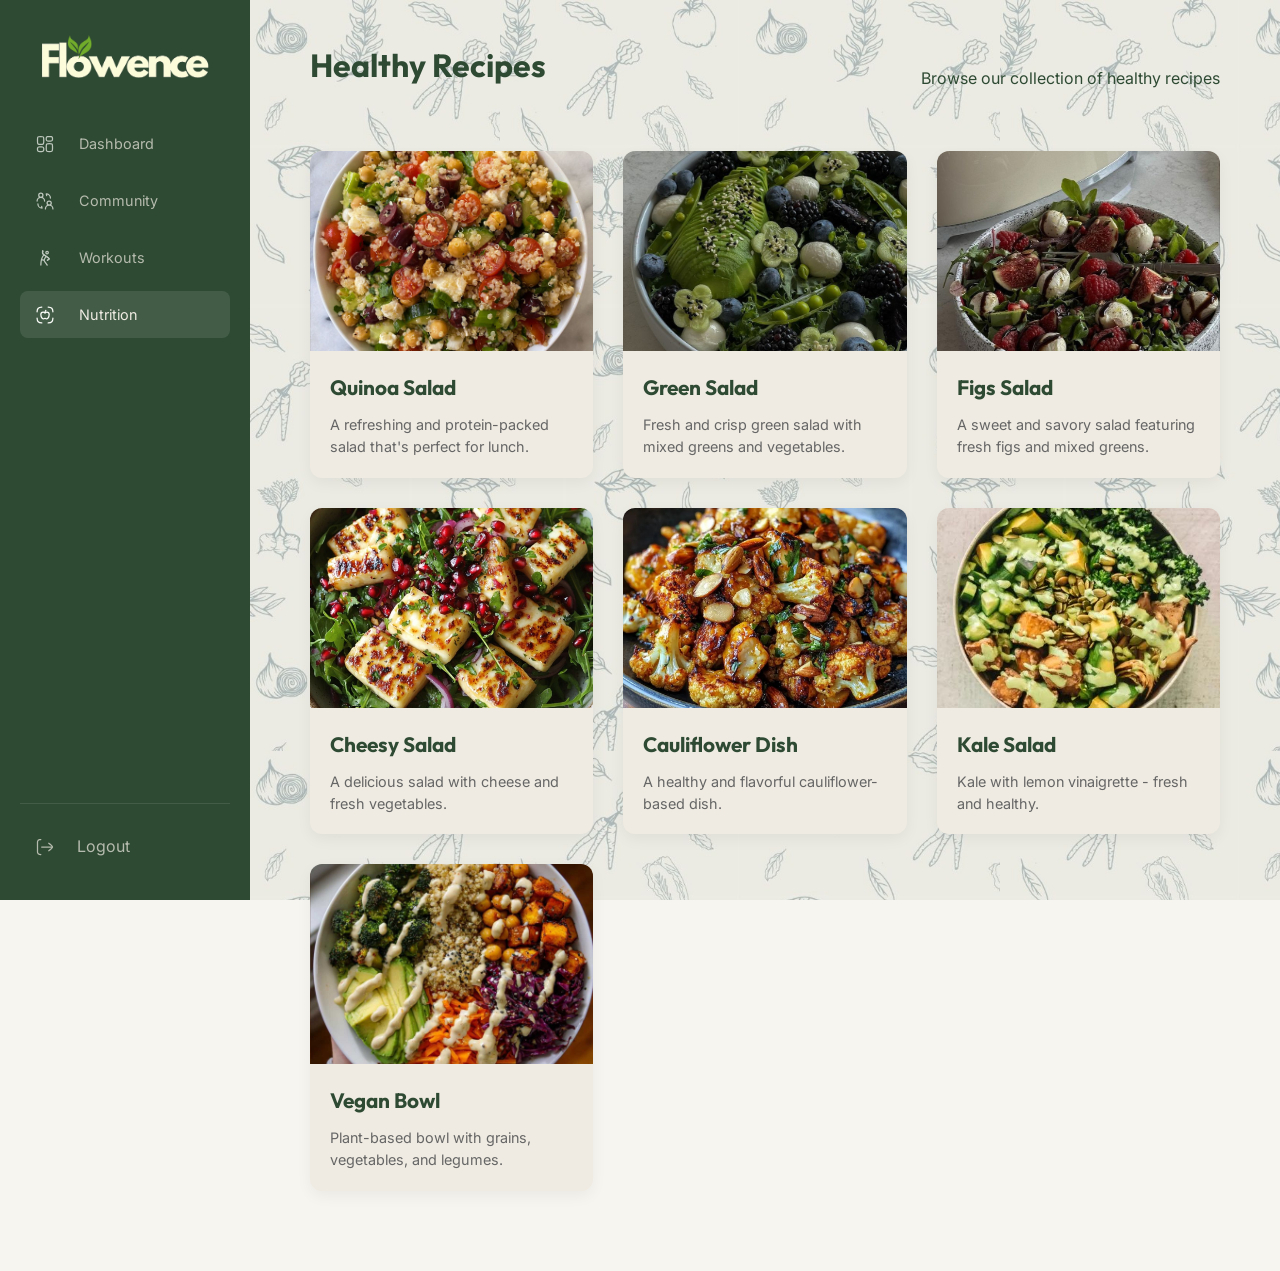
<file: recipes.html>
<!DOCTYPE html>
<html lang="en">

<head>
    <meta charset="UTF-8">
    <meta name="viewport" content="width=device-width, initial-scale=1.0">
    <title>Flowence - Recipes</title>
    <link rel="preconnect" href="https://fonts.googleapis.com">
    <link rel="preconnect" href="https://fonts.gstatic.com" crossorigin>
    <link href="https://fonts.googleapis.com/css2?family=Inter:wght@400;500;600&family=Outfit:wght@500;700&display=swap"
        rel="stylesheet">
    <link rel="stylesheet" href="common.css">
    <link rel="stylesheet" href="recipes.css">
    <link rel="stylesheet" href="https://cdnjs.cloudflare.com/ajax/libs/font-awesome/6.4.0/css/all.min.css">
    <style>
        .recipe-category-section {
            padding: 40px 60px;
        }

        .recipe-category-title {
            color: var(--primary-green);
            font-size: 28px;
            margin-bottom: 20px;
            border-bottom: 2px solid var(--light-cream);
            padding-bottom: 10px;
        }

        /* Mobile styles */
        @media (max-width: 768px) {
            .recipe-category-section {
                padding: 20px;
            }

            .category-nav {
                flex-direction: column;
                align-items: center;
            }

            .category-nav a {
                width: 100%;
                text-align: center;
            }
        }
    </style>
</head>

<body class="dashboard-body">
    <aside class="sidebar">
        <div class="logo"><img src="logo.png" alt="Flowence"></div>
        <nav class="sidebar-nav">
            <a href="dashboard.html"><svg xmlns="http://www.w3.org/2000/svg" viewBox="0 0 24 24" width="24" height="24"
                    color="#000000" fill="none" stroke="#FBFDF8" stroke-width="1.5" stroke-linejoin="round"
                    style="width: 20px; height: 20px; margin-right: 12px;">
                    <path
                        d="M10.5 8.75V6.75C10.5 5.10626 10.5 4.28439 10.046 3.73121C9.96291 3.62995 9.87005 3.53709 9.76879 3.45398C9.21561 3 8.39374 3 6.75 3C5.10626 3 4.28439 3 3.73121 3.45398C3.62995 3.53709 3.53709 3.62995 3.45398 3.73121C3 4.28439 3 5.10626 3 6.75V8.75C3 10.3937 3 11.2156 3.45398 11.7688C3.53709 11.8701 3.62995 11.9629 3.73121 12.046C4.28439 12.5 5.10626 12.5 6.75 12.5C8.39374 12.5 9.21561 12.5 9.76879 12.046C9.87005 11.9629 9.96291 11.8701 10.046 11.7688C10.5 11.2156 10.5 10.3937 10.5 8.75Z" />
                    <path
                        d="M7.75 15.5H5.75C5.05222 15.5 4.70333 15.5 4.41943 15.5861C3.78023 15.78 3.28002 16.2802 3.08612 16.9194C3 17.2033 3 17.5522 3 18.25C3 18.9478 3 19.2967 3.08612 19.5806C3.28002 20.2198 3.78023 20.72 4.41943 20.9139C4.70333 21 5.05222 21 5.75 21H7.75C8.44778 21 8.79667 21 9.08057 20.9139C9.71977 20.72 10.22 20.2198 10.4139 19.5806C10.5 19.2967 10.5 18.9478 10.5 18.25C10.5 17.5522 10.5 17.2033 10.4139 16.9194C10.22 16.2802 9.71977 15.78 9.08057 15.5861C8.79667 15.5 8.44778 15.5 7.75 15.5Z" />
                    <path
                        d="M21 17.25V15.25C21 13.6063 21 12.7844 20.546 12.2312C20.4629 12.1299 20.3701 12.0371 20.2688 11.954C19.7156 11.5 18.8937 11.5 17.25 11.5C15.6063 11.5 14.7844 11.5 14.2312 11.954C14.1299 12.0371 14.0371 12.1299 13.954 12.2312C13.5 12.7844 13.5 13.6063 13.5 15.25V17.25C13.5 18.8937 13.5 19.7156 13.954 20.2688C14.0371 20.4629 14.1299 20.4629 14.2312 20.546C14.7844 21 15.6063 21 17.25 21C18.8937 21 19.7156 21 20.2688 20.546C20.3701 20.4629 20.4629 20.3701 20.546 20.2688C21 19.7156 21 18.8937 21 17.25Z" />
                    <path
                        d="M18.25 3H16.25C15.5522 3 15.2033 3 14.9194 3.08612C14.2802 3.28002 13.78 3.78023 13.5861 4.41943C13.5 4.70333 13.5 5.05222 13.5 5.75C13.5 6.44778 13.5 6.79667 13.5861 7.08057C13.78 7.71977 14.2802 8.21998 14.9194 8.41388C15.2033 8.5 15.5522 8.5 16.25 8.5H18.25C18.9478 8.5 19.2967 8.5 19.5806 8.41388C20.2198 8.21998 20.72 7.71977 20.9139 7.08057C21 6.79667 21 6.44778 21 5.75C21 5.05222 21 4.70333 20.9139 4.41943C20.72 3.78023 20.2198 3.28002 19.5806 3.08612C19.2967 3 18.9478 3 18.25 3Z" />
                </svg> Dashboard</a>
            <a href="community.html"><svg xmlns="http://www.w3.org/2000/svg" viewBox="0 0 24 24" width="24" height="24"
                    color="#000000" fill="none" stroke="#FBFDF8" stroke-width="1.5" stroke-linecap="round"
                    stroke-linejoin="round" style="width: 20px; height: 20px; margin-right: 12px;">
                    <path
                        d="M17 17C15.6193 17 14.5 15.8807 14.5 14.5C14.5 13.1193 15.6193 12 17 12C18.3807 12 19.5 13.1193 19.5 14.5C19.5 15.8807 18.3807 17 17 17ZM17 17C19.4853 17 21.5 19.0147 21.5 21.5M17 17C14.5147 17 12.5 19.0147 12.5 21.5" />
                    <path
                        d="M7 7.5C5.61929 7.5 4.5 6.38071 4.5 5C4.5 3.61929 5.61929 2.5 7 2.5C8.38071 2.5 9.5 3.61929 9.5 5C9.5 6.38071 8.38071 7.5 7 7.5ZM7 7.5C9.48528 7.5 11.5 9.51472 11.5 12M7 7.5C4.51472 7.5 2.5 9.51472 2.5 12" />
                    <path d="M3.5 15.5C3.5 18.2643 5.73571 20.5 8.5 20.5L8 18.5" />
                    <path d="M18.5 8.5C18.5 5.73571 16.2643 3.5 13.5 3.5L14 5.5" />
                </svg> Community</a>
            <a href="workouts.html"><svg xmlns="http://www.w3.org/2000/svg" viewBox="0 0 24 24" width="24" height="24"
                    color="#000000" fill="none" stroke="#FBFDF8" stroke-width="1.5"
                    style="width: 20px; height: 20px; margin-right: 12px;">
                    <path
                        d="M16 5.5C16 6.32843 15.3284 7 14.5 7C13.6716 7 13 6.32843 13 5.5C13 4.67157 13.6716 4 14.5 4C15.3284 4 16 4.67157 16 5.5Z" />
                    <path
                        d="M14.3602 15L15.3039 14.454C16.3786 13.8323 16.9159 13.5214 16.9885 13.0784C16.9999 13.0092 17.0028 12.9391 16.9973 12.8694C16.9622 12.4229 16.4524 12.0789 15.4329 11.3907L10.7259 8.21359C8.87718 6.96577 8.45184 4.69114 9.75097 3" />
                    <path
                        d="M10.7259 8.21359C8.22588 10.7136 7 17.6324 7 21.0003M10.7259 8.21359C8.87718 6.96577 8.45184 4.69114 9.75097 3M10.7259 8.21359L13.3725 10M14.3602 15L15.3039 14.454C16.3786 13.8323 16.9159 13.5214 16.9885 13.0784C16.9999 13.0092 17.0028 12.9391 16.9973 12.8694C16.9622 12.4229 16.4524 12.0789 15.4329 11.3907L13.3725 10M15.0002 21.0003C14.0268 19.8647 13.0257 18.3 12.0502 16.8578C11.3666 15.8474 11.0249 15.3422 10.9845 14.8132M13.3725 10C12.5697 11.0391 12.0164 12.0207 11.6026 12.8942C11.1636 13.8209 10.9441 14.2843 10.9845 14.8132M10.9845 14.8132L8 14" />
                </svg> Workouts</a>
            <a href="nutrition.html" class="active"><svg xmlns="http://www.w3.org/2000/svg" viewBox="0 0 24 24"
                    width="24" height="24" color="#000000" fill="none" stroke="#FBFDF8" stroke-width="1.5"
                    stroke-linecap="round" stroke-linejoin="round"
                    style="width: 20px; height: 20px; margin-right: 12px;">
                    <path
                        d="M2.5 8.18677C2.60406 6.08705 2.91537 4.77792 3.84664 3.84664C4.77792 2.91537 6.08705 2.60406 8.18677 2.5M21.5 8.18677C21.3959 6.08705 21.0846 4.77792 20.1534 3.84664C19.2221 2.91537 17.9129 2.60406 15.8132 2.5M15.8132 21.5C17.9129 21.3959 19.2221 21.0846 20.1534 20.1534C21.0846 19.2221 21.3959 17.9129 21.5 15.8132M8.18676 21.5C6.08705 21.3959 4.77792 21.0846 3.84664 20.1534C2.91537 19.2221 2.60406 17.9129 2.5 15.8132" />
                    <path
                        d="M14.2224 8.5C15.4446 8.5 17.0002 9.5 17.0002 11.3366C17.0002 12.9913 16.7224 14.1732 15.6113 15.5915C14.7666 16.55 13.6389 16.7903 12.4369 16.119L12.0002 15.8963L11.5635 16.119C10.3614 16.7903 9.23376 16.55 8.38907 15.5915C7.27796 14.1732 7.00018 12.9913 7.00018 11.3366C7.00018 9.5 8.55574 8.5 9.77796 8.5C11.0002 8.5 11.5002 9 12.0002 9.5C12.5002 9 13.0002 8.5 14.2224 8.5Z" />
                    <path d="M13 6.5C12.5 7 12 8 12 9.5" />
                </svg> Nutrition</a>
        </nav>
        <div class="sidebar-footer">
            <a href="index.html"><svg xmlns="http://www.w3.org/2000/svg" viewBox="0 0 24 24" width="24" height="24"
                    fill="none" stroke="currentColor" stroke-width="1.5" stroke-linecap="round" stroke-linejoin="round"
                    style="width: 20px; height: 20px; margin-right: 12px;">
                    <path
                        d="M7.00003 3C6.07006 3 5.60507 3 5.22357 3.10222C4.1883 3.37962 3.37966 4.18827 3.10225 5.22354C3.00003 5.60504 3.00003 6.07003 3.00003 7L3.00003 17C3.00003 17.93 3.00003 18.395 3.10225 18.7765C3.37965 19.8117 4.1883 20.6204 5.22357 20.8978C5.60507 21 6.07006 21 7.00003 21" />
                    <path
                        d="M16.5001 16.5C16.5001 16.5 21 13.1858 21 12C21 10.8141 16.5 7.5 16.5 7.5M20 12L8.00003 12" />
                </svg> Logout</a>
        </div>
    </aside>

    <main class="dashboard-content">
        <header class="dashboard-header recipes-page-header">
            <h1 id="recipes-category-title">Recipe Collection</h1>
            <p id="recipes-category-subtitle">Explore all our delicious and healthy recipes</p>
        </header>

        <div id="recipe-sections-container">
            
            <section id="Healthy" class="recipe-category-section">
                <div class="batch-grid">
                    <a href="recipe-detail.html?name=Quinoa%20Salad&category=Healthy" class="batch-recipe-card">
                        <div class="batch-recipe-image" style="background-image: url('quinoi salad.jpg');"></div>
                        <div class="batch-recipe-info">
                            <h3>Quinoa Salad</h3>
                            <p>A refreshing and protein-packed salad that's perfect for lunch.</p>
                        </div>
                    </a>
                    <a href="recipe-detail.html?name=Green%20Salad&category=Healthy" class="batch-recipe-card">
                        <div class="batch-recipe-image" style="background-image: url('green salad.jpg');"></div>
                        <div class="batch-recipe-info">
                            <h3>Green Salad</h3>
                            <p>Fresh and crisp green salad with mixed greens and vegetables.</p>
                        </div>
                    </a>
                    <a href="recipe-detail.html?name=Figs%20Salad&category=Healthy" class="batch-recipe-card">
                        <div class="batch-recipe-image" style="background-image: url('figs salad.jpg');"></div>
                        <div class="batch-recipe-info">
                            <h3>Figs Salad</h3>
                            <p>A sweet and savory salad featuring fresh figs and mixed greens.</p>
                        </div>
                    </a>
                    <a href="recipe-detail.html?name=Cheesy%20Salad&category=Healthy" class="batch-recipe-card">
                        <div class="batch-recipe-image" style="background-image: url('cheesy salad.jpg');"></div>
                        <div class="batch-recipe-info">
                            <h3>Cheesy Salad</h3>
                            <p>A delicious salad with cheese and fresh vegetables.</p>
                        </div>
                    </a>
                    <a href="recipe-detail.html?name=Cauliflower%20Dish&category=Healthy" class="batch-recipe-card">
                        <div class="batch-recipe-image" style="background-image: url('califlower dish.jpg');"></div>
                        <div class="batch-recipe-info">
                            <h3>Cauliflower Dish</h3>
                            <p>A healthy and flavorful cauliflower-based dish.</p>
                        </div>
                    </a>
                    <a href="recipe-detail.html?name=Kale%20Salad&category=Healthy" class="batch-recipe-card">
                        <div class="batch-recipe-image" style="background-image: url('SALADS.jpg');"></div>
                        <div class="batch-recipe-info">
                            <h3>Kale Salad</h3>
                            <p>Kale with lemon vinaigrette - fresh and healthy.</p>
                        </div>
                    </a>
                    <a href="recipe-detail.html?name=Vegan%20Bowl&category=Healthy" class="batch-recipe-card">
                        <div class="batch-recipe-image" style="background-image: url('VEGAN.jpg');"></div>
                        <div class="batch-recipe-info">
                            <h3>Vegan Bowl</h3>
                            <p>Plant-based bowl with grains, vegetables, and legumes.</p>
                        </div>
                    </a>
                </div>
            </section>

            
            <section id="Quick" class="recipe-category-section" style="display:none;">
                <div class="batch-grid">
                    <a href="recipe-detail.html?name=Toast&category=Quick" class="batch-recipe-card">
                        <div class="batch-recipe-image" style="background-image: url('toast.jpg');"></div>
                        <div class="batch-recipe-info">
                            <h3>Toast</h3>
                            <p>Quick and easy toast - perfect for a fast breakfast or snack.</p>
                        </div>
                    </a>
                    <a href="recipe-detail.html?name=Green%20Smoothie&category=Quick" class="batch-recipe-card">
                        <div class="batch-recipe-image" style="background-image: url('green smoothie.jpg');"></div>
                        <div class="batch-recipe-info">
                            <h3>Green Smoothie</h3>
                            <p>Start your day with a delicious and nutrient-rich smoothie.</p>
                        </div>
                    </a>
                    <a href="recipe-detail.html?name=Fruit%20Smoothie&category=Quick" class="batch-recipe-card">
                        <div class="batch-recipe-image" style="background-image: url('Fruit Smoothie.jpg');"></div>
                        <div class="batch-recipe-info">
                            <h3>Fruit Smoothie</h3>
                            <p>Berry blast smoothie - refreshing and nutritious.</p>
                        </div>
                    </a>
                    <a href="recipe-detail.html?name=Veggie%20Wrap&category=Quick" class="batch-recipe-card">
                        <div class="batch-recipe-image" style="background-image: url('WRAP.jpg');"></div>
                        <div class="batch-recipe-info">
                            <h3>Veggie Wrap</h3>
                            <p>A fresh and healthy wrap packed with vegetables and flavor.</p>
                        </div>
                    </a>
                    <a href="recipe-detail.html?name=Peanut%20Butter%20Banana%20Toast&category=Quick"
                        class="batch-recipe-card">
                        <div class="batch-recipe-image"
                            style="background-image: url('peanut butter banana toast.jpg');"></div>
                        <div class="batch-recipe-info">
                            <h3>Peanut Butter Banana Toast</h3>
                            <p>Quick toast with peanut butter and banana slices for a fast snack.</p>
                        </div>
                    </a>
                </div>
            </section>

            
            <section id="Morning Boost" class="recipe-category-section" style="display:none;">
                <div class="batch-grid">
                    <a href="recipe-detail.html?name=Breakfast%20Bowl&category=Morning%20Boost"
                        class="batch-recipe-card">
                        <div class="batch-recipe-image" style="background-image: url('BREAKFAST.jpg');"></div>
                        <div class="batch-recipe-info">
                            <h3>Breakfast Bowl</h3>
                            <p>Complete breakfast bowl with eggs, vegetables, and grains.</p>
                        </div>
                    </a>
                    <a href="recipe-detail.html?name=Overnight%20Oats&category=Morning%20Boost"
                        class="batch-recipe-card">
                        <div class="batch-recipe-image" style="background-image: url('oats.jpg');"></div>
                        <div class="batch-recipe-info">
                            <h3>Overnight Oats</h3>
                            <p>Quick and easy overnight oats for a healthy breakfast.</p>
                        </div>
                    </a>
                    <a href="recipe-detail.html?name=Oatmeal%20Bowl&category=Morning%20Boost" class="batch-recipe-card">
                        <div class="batch-recipe-image" style="background-image: url('oats.jpg');"></div>
                        <div class="batch-recipe-info">
                            <h3>Oatmeal Bowl</h3>
                            <p>Hearty oatmeal with nuts and berries for a nutritious breakfast.</p>
                        </div>
                    </a>
                    <a href="recipe-detail.html?name=Chia%20Seed%20Pudding&category=Morning%20Boost"
                        class="batch-recipe-card">
                        <div class="batch-recipe-image" style="background-image: url('chia seed pudding.jpg');"></div>
                        <div class="batch-recipe-info">
                            <h3>Chia Seed Pudding</h3>
                            <p>Overnight chia seeds with almond milk and fresh berries.</p>
                        </div>
                    </a>
                    <a href="recipe-detail.html?name=Yogurt%20Parfait&category=Morning%20Boost"
                        class="batch-recipe-card">
                        <div class="batch-recipe-image" style="background-image: url('yogurt parfait.jpg');"></div>
                        <div class="batch-recipe-info">
                            <h3>Yogurt Parfait</h3>
                            <p>Layers of yogurt, granola, and fresh fruit for a quick breakfast.</p>
                        </div>
                    </a>
                </div>
            </section>

            
            <section id="Protein" class="recipe-category-section" style="display:none;">
                <div class="batch-grid">
                    <a href="recipe-detail.html?name=Grilled%20Chicken&category=Protein" class="batch-recipe-card">
                        <div class="batch-recipe-image" style="background-image: url('GRILLEDCHICKEN.jpg');"></div>
                        <div class="batch-recipe-info">
                            <h3>Grilled Chicken</h3>
                            <p>Perfectly grilled chicken breast - high protein meal prep option.</p>
                        </div>
                    </a>
                    <a href="recipe-detail.html?name=Colorful%20Grill&category=Protein" class="batch-recipe-card">
                        <div class="batch-recipe-image" style="background-image: url('colorful grill.jpg');"></div>
                        <div class="batch-recipe-info">
                            <h3>Colorful Grill</h3>
                            <p>A vibrant and protein-rich grilled dish with colorful vegetables.</p>
                        </div>
                    </a>
                    <a href="recipe-detail.html?name=Grilled%20Salmon&category=Protein" class="batch-recipe-card">
                        <div class="batch-recipe-image" style="background-image: url('salmon.jpg');"></div>
                        <div class="batch-recipe-info">
                            <h3>Grilled Salmon</h3>
                            <p>A flavorful and healthy grilled salmon recipe for dinner.</p>
                        </div>
                    </a>
                    <a href="recipe-detail.html?name=Turkey%20Meatballs&category=Protein" class="batch-recipe-card">
                        <div class="batch-recipe-image" style="background-image: url('turkey meatballs.jpg');"></div>
                        <div class="batch-recipe-info">
                            <h3>Turkey Meatballs</h3>
                            <p>Lean turkey meatballs baked to perfection.</p>
                        </div>
                    </a>
                    <a href="recipe-detail.html?name=Chickpea%20Stir-fry&category=Protein" class="batch-recipe-card">
                        <div class="batch-recipe-image" style="background-image: url('chickpea.jpg');"></div>
                        <div class="batch-recipe-info">
                            <h3>Chickpea Stir-fry</h3>
                            <p>A quick and wholesome dinner option with protein-rich chickpeas.</p>
                        </div>
                    </a>
                </div>
            </section>

            
            <section id="Vegan" class="recipe-category-section" style="display:none;">
                <div class="batch-grid">
                    <a href="recipe-detail.html?name=Vegan%20Bowl&category=Vegan" class="batch-recipe-card">
                        <div class="batch-recipe-image" style="background-image: url('VEGAN.jpg');"></div>
                        <div class="batch-recipe-info">
                            <h3>Vegan Bowl</h3>
                            <p>Plant-based bowl with grains, vegetables, and legumes.</p>
                        </div>
                    </a>
                    <a href="recipe-detail.html?name=Lentil%20Soup&category=Vegan" class="batch-recipe-card">
                        <div class="batch-recipe-image" style="background-image: url('lentil soup.jpg');"></div>
                        <div class="batch-recipe-info">
                            <h3>Lentil Soup</h3>
                            <p>Warm and hearty lentil soup with vegetables and spices.</p>
                        </div>
                    </a>
                    <a href="recipe-detail.html?name=Vegan%20Buddha%20Bowl&category=Vegan" class="batch-recipe-card">
                        <div class="batch-recipe-image" style="background-image: url('vegan buddha bowl.jpg');"></div>
                        <div class="batch-recipe-info">
                            <h3>Vegan Buddha Bowl</h3>
                            <p>A colorful bowl of grains, vegetables, and legumes.</p>
                        </div>
                    </a>
                    <a href="recipe-detail.html?name=Mediterranean%20Chickpea%20Salad&category=Vegan"
                        class="batch-recipe-card">
                        <div class="batch-recipe-image"
                            style="background-image: url('mediterranean chickpea salad.jpg');"></div>
                        <div class="batch-recipe-info">
                            <h3>Mediterranean Chickpea Salad</h3>
                            <p>A hearty and protein-rich salad with chickpeas.</p>
                        </div>
                    </a>
                </div>
            </section>

            
            <section id="Desserts" class="recipe-category-section" style="display:none;">
                <div class="batch-grid">
                    <a href="recipe-detail.html?name=Strawberry%20Chocolate&category=Desserts"
                        class="batch-recipe-card">
                        <div class="batch-recipe-image" style="background-image: url('strawberrychoco.jpg');"></div>
                        <div class="batch-recipe-info">
                            <h3>Strawberry Chocolate</h3>
                            <p>A delightful combination of fresh strawberries and rich chocolate.</p>
                        </div>
                    </a>
                    <a href="recipe-detail.html?name=Brownie%20Bowl&category=Desserts" class="batch-recipe-card">
                        <div class="batch-recipe-image" style="background-image: url('brownie bowl.jpg');"></div>
                        <div class="batch-recipe-info">
                            <h3>Brownie Bowl</h3>
                            <p>A delicious and satisfying brownie bowl for your sweet cravings.</p>
                        </div>
                    </a>
                    <a href="recipe-detail.html?name=Fruit%20Tart&category=Desserts" class="batch-recipe-card">
                        <div class="batch-recipe-image" style="background-image: url('fruit tart.jpg');"></div>
                        <div class="batch-recipe-info">
                            <h3>Fruit Tart</h3>
                            <p>A sweet tart topped with fresh seasonal fruits and a light glaze.</p>
                        </div>
                    </a>
                    <a href="recipe-detail.html?name=Smoothie%20Bowl&category=Desserts" class="batch-recipe-card">
                        <div class="batch-recipe-image" style="background-image: url('SMOOTHIEBOWLS.jpg');"></div>
                        <div class="batch-recipe-info">
                            <h3>Smoothie Bowl</h3>
                            <p>A colorful and delicious smoothie bowl topped with fresh fruits and nuts.</p>
                        </div>
                    </a>
                </div>
            </section>
        </div>

    </main>

    <script>
        function showCategory(categoryName) {
            // Hide all sections
            var sections = document.querySelectorAll('.recipe-category-section');
            sections.forEach(function (section) {
                section.style.display = 'none';
            });

            // Show selected section
            // Escape spaces for ID selection if needed, but normally getElementById handles strictly string match
            // However, IDs with spaces are valid in HTML5 but selector methods might need care.
            // Using getElementById is safest for space-containing IDs like 'Morning Boost'
            var selectedSection = document.getElementById(categoryName);
            if (selectedSection) {
                selectedSection.style.display = 'block';
            }

            // Update title
            var title = document.getElementById('recipes-category-title');
            var subtitle = document.getElementById('recipes-category-subtitle');
            if (title) title.textContent = categoryName + ' Recipes';
            if (subtitle) subtitle.textContent = 'Browse our collection of ' + categoryName.toLowerCase() + ' recipes';

            // Button update logic removed as buttons are gone
        }

        // On load, check URL hash and show corresponding category
        window.addEventListener('DOMContentLoaded', function () {
            var hash = window.location.hash.substring(1); // Remove #
            if (hash) {
                showCategory(decodeURIComponent(hash));
            } else {
                showCategory('Healthy'); // Default
            }
        });

        // Listen for hash changes (e.g. clicking links in nutrition page)
        window.addEventListener('hashchange', function () {
            var hash = window.location.hash.substring(1);
            if (hash) {
                showCategory(decodeURIComponent(hash));
            }
        });
    </script>

</body>

</html>
</file>
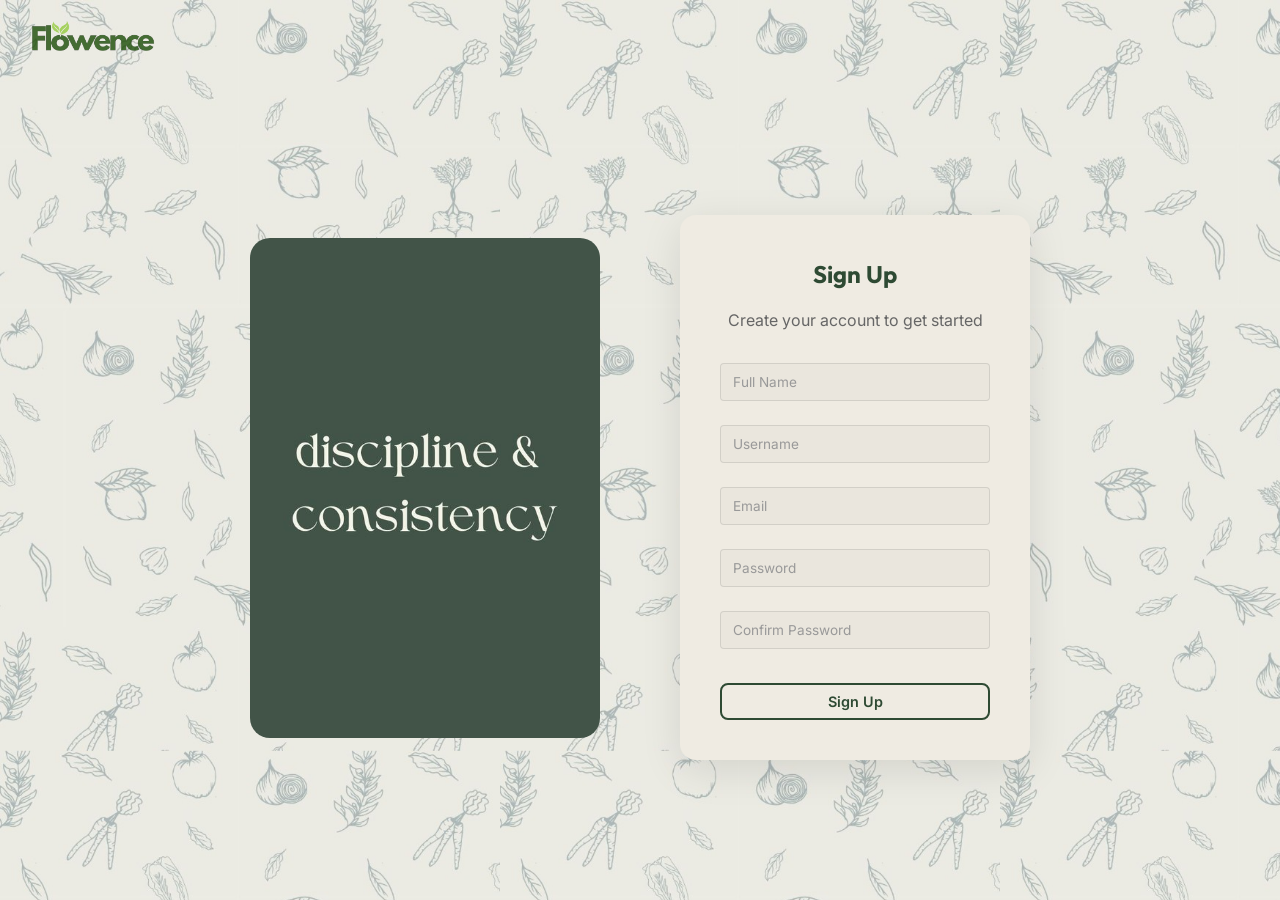
<file: signup.html>
<!DOCTYPE html>
<html lang="en">

<head>
    <meta charset="UTF-8">
    <meta name="viewport" content="width=device-width, initial-scale=1.0">
    <title>Flowence - Sign Up</title>
    <link rel="preconnect" href="https://fonts.googleapis.com">
    <link rel="preconnect" href="https://fonts.gstatic.com" crossorigin>
    <link href="https://fonts.googleapis.com/css2?family=Inter:wght@400;500;600&family=Outfit:wght@500;700&display=swap"
        rel="stylesheet">
    <link rel="stylesheet" href="common.css">
    <link rel="stylesheet" href="signup.css">
    <link rel="stylesheet" href="https://cdnjs.cloudflare.com/ajax/libs/font-awesome/6.4.0/css/all.min.css">
</head>

<body class="auth-body">
    <nav class="auth-nav">
        <a href="index.html" class="logo"><img src="logo dark.png" alt="Flowence"></a>
    </nav>

    <div class="auth-container signup-container">
        <div class="signup-image-wrapper">
            <div class="signup-image-cropped"
                style="background-image: url('sign.jpg'); background-size: cover; background-position: center; width: 100%; height: 100%; min-height: 500px; border-radius: 20px; overflow: hidden;">
            </div>
        </div>
        <div class="auth-card signup-form-card">
            <div class="auth-header">
                <h2>Sign Up</h2>
                <p>Create your account to get started</p>
            </div>

            <form id="simple-signup-form" class="auth-form">
                <div class="form-group">
                    <input type="text" id="fullname" placeholder="Full Name" required>
                    <small class="error-message" id="fullname-error"></small>
                </div>
                <div class="form-group">
                    <input type="text" id="username" placeholder="Username" required>
                    <small class="error-message" id="username-error"></small>
                </div>
                <div class="form-group">
                    <input type="text" id="email" placeholder="Email" required>
                    <small class="error-message" id="email-error"></small>
                </div>
                <div class="form-group">
                    <input type="password" id="password" placeholder="Password" required>
                    <small class="error-message" id="password-error"></small>
                </div>
                <div class="form-group">
                    <input type="password" id="confirm-password" placeholder="Confirm Password" required>
                    <small class="error-message" id="confirm-password-error"></small>
                </div>

                <button type="submit" class="btn btn-primary btn-block">Sign Up</button>
            </form>
        </div>
    </div>

    <script src="signup.js"></script>
</body>

</html>
</file>
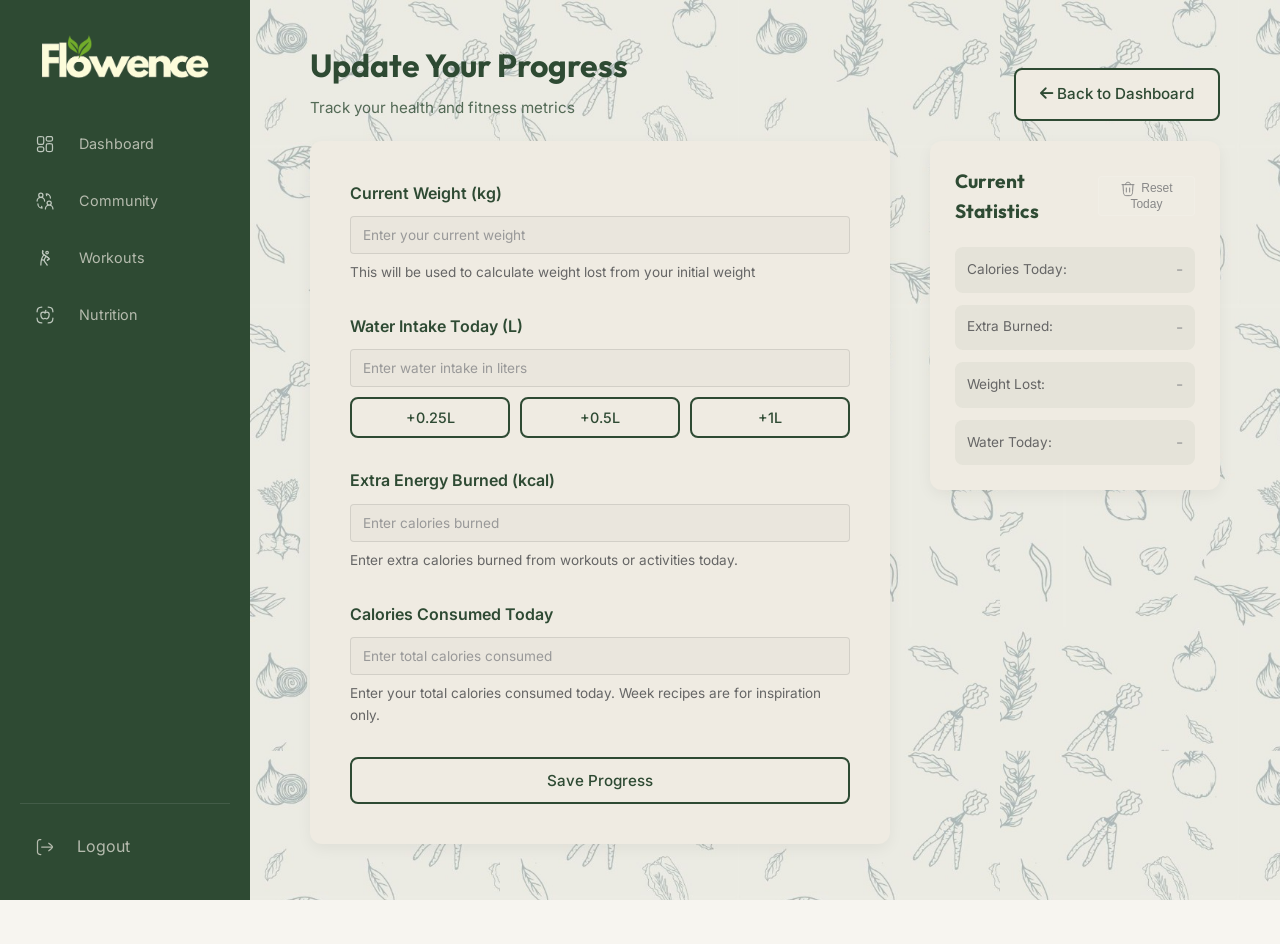
<file: update-progress.html>
<!DOCTYPE html>
<html lang="en">

<head>
    <meta charset="UTF-8">
    <meta name="viewport" content="width=device-width, initial-scale=1.0">
    <title>Flowence - Update Progress</title>
    <link rel="preconnect" href="https://fonts.googleapis.com">
    <link rel="preconnect" href="https://fonts.gstatic.com" crossorigin>
    <link href="https://fonts.googleapis.com/css2?family=Inter:wght@400;500;600&family=Outfit:wght@500;700&display=swap"
        rel="stylesheet">
    <link rel="stylesheet" href="common.css">
    <link rel="stylesheet" href="update-progress.css">
    <link rel="stylesheet" href="https://cdnjs.cloudflare.com/ajax/libs/font-awesome/6.4.0/css/all.min.css">
</head>

<body class="dashboard-body">
    <aside class="sidebar">
        <div class="logo"><img src="logo.png" alt="Flowence"></div>
        <nav class="sidebar-nav">
            <a href="dashboard.html"><svg xmlns="http://www.w3.org/2000/svg" viewBox="0 0 24 24" width="24" height="24"
                    color="#000000" fill="none" stroke="#FBFDF8" stroke-width="1.5" stroke-linejoin="round"
                    style="width: 20px; height: 20px; margin-right: 12px;">
                    <path
                        d="M10.5 8.75V6.75C10.5 5.10626 10.5 4.28439 10.046 3.73121C9.96291 3.62995 9.87005 3.53709 9.76879 3.45398C9.21561 3 8.39374 3 6.75 3C5.10626 3 4.28439 3 3.73121 3.45398C3.62995 3.53709 3.53709 3.62995 3.45398 3.73121C3 4.28439 3 5.10626 3 6.75V8.75C3 10.3937 3 11.2156 3.45398 11.7688C3.53709 11.8701 3.62995 11.9629 3.73121 12.046C4.28439 12.5 5.10626 12.5 6.75 12.5C8.39374 12.5 9.21561 12.5 9.76879 12.046C9.87005 11.9629 9.96291 11.8701 10.046 11.7688C10.5 11.2156 10.5 10.3937 10.5 8.75Z" />
                    <path
                        d="M7.75 15.5H5.75C5.05222 15.5 4.70333 15.5 4.41943 15.5861C3.78023 15.78 3.28002 16.2802 3.08612 16.9194C3 17.2033 3 17.5522 3 18.25C3 18.9478 3 19.2967 3.08612 19.5806C3.28002 20.2198 3.78023 20.72 4.41943 20.9139C4.70333 21 5.05222 21 5.75 21H7.75C8.44778 21 8.79667 21 9.08057 20.9139C9.71977 20.72 10.22 20.2198 10.4139 19.5806C10.5 19.2967 10.5 18.9478 10.5 18.25C10.5 17.5522 10.5 17.2033 10.4139 16.9194C10.22 16.2802 9.71977 15.78 9.08057 15.5861C8.79667 15.5 8.44778 15.5 7.75 15.5Z" />
                    <path
                        d="M21 17.25V15.25C21 13.6063 21 12.7844 20.546 12.2312C20.4629 12.1299 20.3701 12.0371 20.2688 11.954C19.7156 11.5 18.8937 11.5 17.25 11.5C15.6063 11.5 14.7844 11.5 14.2312 11.954C14.1299 12.0371 14.0371 12.1299 13.954 12.2312C13.5 12.7844 13.5 13.6063 13.5 15.25V17.25C13.5 18.8937 13.5 19.7156 13.954 20.2688C14.0371 20.3701 14.1299 20.4629 14.2312 20.546C14.7844 21 15.6063 21 17.25 21C18.8937 21 19.7156 21 20.2688 20.546C20.3701 20.4629 20.4629 20.3701 20.546 20.2688C21 19.7156 21 18.8937 21 17.25Z" />
                    <path
                        d="M18.25 3H16.25C15.5522 3 15.2033 3 14.9194 3.08612C14.2802 3.28002 13.78 3.78023 13.5861 4.41943C13.5 4.70333 13.5 5.05222 13.5 5.75C13.5 6.44778 13.5 6.79667 13.5861 7.08057C13.78 7.71977 14.2802 8.21998 14.9194 8.41388C15.2033 8.5 15.5522 8.5 16.25 8.5H18.25C18.9478 8.5 19.2967 8.5 19.5806 8.41388C20.2198 8.21998 20.72 7.71977 20.9139 7.08057C21 6.79667 21 6.44778 21 5.75C21 5.05222 21 4.70333 20.9139 4.41943C20.72 3.78023 20.2198 3.28002 19.5806 3.08612C19.2967 3 18.9478 3 18.25 3Z" />
                </svg> Dashboard</a>
            <a href="community.html"><svg xmlns="http://www.w3.org/2000/svg" viewBox="0 0 24 24" width="24" height="24"
                    color="#000000" fill="none" stroke="#FBFDF8" stroke-width="1.5" stroke-linecap="round"
                    stroke-linejoin="round" style="width: 20px; height: 20px; margin-right: 12px;">
                    <path
                        d="M17 17C15.6193 17 14.5 15.8807 14.5 14.5C14.5 13.1193 15.6193 12 17 12C18.3807 12 19.5 13.1193 19.5 14.5C19.5 15.8807 18.3807 17 17 17ZM17 17C19.4853 17 21.5 19.0147 21.5 21.5M17 17C14.5147 17 12.5 19.0147 12.5 21.5" />
                    <path
                        d="M7 7.5C5.61929 7.5 4.5 6.38071 4.5 5C4.5 3.61929 5.61929 2.5 7 2.5C8.38071 2.5 9.5 3.61929 9.5 5C9.5 6.38071 8.38071 7.5 7 7.5ZM7 7.5C9.48528 7.5 11.5 9.51472 11.5 12M7 7.5C4.51472 7.5 2.5 9.51472 2.5 12" />
                    <path d="M3.5 15.5C3.5 18.2643 5.73571 20.5 8.5 20.5L8 18.5" />
                    <path d="M18.5 8.5C18.5 5.73571 16.2643 3.5 13.5 3.5L14 5.5" />
                </svg> Community</a>
            <a href="workouts.html"><svg xmlns="http://www.w3.org/2000/svg" viewBox="0 0 24 24" width="24" height="24"
                    color="#000000" fill="none" stroke="#FBFDF8" stroke-width="1.5"
                    style="width: 20px; height: 20px; margin-right: 12px;">
                    <path
                        d="M16 5.5C16 6.32843 15.3284 7 14.5 7C13.6716 7 13 6.32843 13 5.5C13 4.67157 13.6716 4 14.5 4C15.3284 4 16 4.67157 16 5.5Z" />
                    <path
                        d="M14.3602 15L15.3039 14.454C16.3786 13.8323 16.9159 13.5214 16.9885 13.0784C16.9999 13.0092 17.0028 12.9391 16.9973 12.8694C16.9622 12.4229 16.4524 12.0789 15.4329 11.3907L10.7259 8.21359C8.87718 6.96577 8.45184 4.69114 9.75097 3" />
                    <path
                        d="M10.7259 8.21359C8.22588 10.7136 7 17.6324 7 21.0003M10.7259 8.21359C8.87718 6.96577 8.45184 4.69114 9.75097 3M10.7259 8.21359L13.3725 10M14.3602 15L15.3039 14.454C16.3786 13.8323 16.9159 13.5214 16.9885 13.0784C16.9999 13.0092 17.0028 12.9391 16.9973 12.8694C16.9622 12.4229 16.4524 12.0789 15.4329 11.3907L13.3725 10M15.0002 21.0003C14.0268 19.8647 13.0257 18.3 12.0502 16.8578C11.3666 15.8474 11.0249 15.3422 10.9845 14.8132M13.3725 10C12.5697 11.0391 12.0164 12.0207 11.6026 12.8942C11.1636 13.8209 10.9441 14.2843 10.9845 14.8132M10.9845 14.8132L8 14" />
                </svg> Workouts</a>
            <a href="nutrition.html"><svg xmlns="http://www.w3.org/2000/svg" viewBox="0 0 24 24" width="24" height="24"
                    color="#000000" fill="none" stroke="#FBFDF8" stroke-width="1.5" stroke-linecap="round"
                    stroke-linejoin="round" style="width: 20px; height: 20px; margin-right: 12px;">
                    <path
                        d="M2.5 8.18677C2.60406 6.08705 2.91537 4.77792 3.84664 3.84664C4.77792 2.91537 6.08705 2.60406 8.18677 2.5M21.5 8.18677C21.3959 6.08705 21.0846 4.77792 20.1534 3.84664C19.2221 2.91537 17.9129 2.60406 15.8132 2.5M15.8132 21.5C17.9129 21.3959 19.2221 21.0846 20.1534 20.1534C21.0846 19.2221 21.3959 17.9129 21.5 15.8132M8.18676 21.5C6.08705 21.3959 4.77792 21.0846 3.84664 20.1534C2.91537 19.2221 2.60406 17.9129 2.5 15.8132" />
                    <path
                        d="M14.2224 8.5C15.4446 8.5 17.0002 9.5 17.0002 11.3366C17.0002 12.9913 16.7224 14.1732 15.6113 15.5915C14.7666 16.55 13.6389 16.7903 12.4369 16.119L12.0002 15.8963L11.5635 16.119C10.3614 16.7903 9.23376 16.55 8.38907 15.5915C7.27796 14.1732 7.00018 12.9913 7.00018 11.3366C7.00018 9.5 8.55574 8.5 9.77796 8.5C11.0002 8.5 11.5002 9 12.0002 9.5C12.5002 9 13.0002 8.5 14.2224 8.5Z" />
                    <path d="M13 6.5C12.5 7 12 8 12 9.5" />
                </svg> Nutrition</a>
        </nav>
        <div class="sidebar-footer">
            <a href="index.html"><svg xmlns="http://www.w3.org/2000/svg" viewBox="0 0 24 24" width="24" height="24"
                    fill="none" stroke="currentColor" stroke-width="1.5" stroke-linecap="round" stroke-linejoin="round"
                    style="width: 20px; height: 20px; margin-right: 12px;">
                    <path
                        d="M7.00003 3C6.07006 3 5.60507 3 5.22357 3.10222C4.1883 3.37962 3.37966 4.18827 3.10225 5.22354C3.00003 5.60504 3.00003 6.07003 3.00003 7L3.00003 17C3.00003 17.93 3.00003 18.395 3.10225 18.7765C3.37965 19.8117 4.1883 20.6204 5.22357 20.8978C5.60507 21 6.07006 21 7.00003 21" />
                    <path
                        d="M16.5001 16.5C16.5001 16.5 21 13.1858 21 12C21 10.8141 16.5 7.5 16.5 7.5M20 12L8.00003 12" />
                </svg> Logout</a>
        </div>
    </aside>

    <main class="dashboard-content">
        <header class="dashboard-header">
            <div class="welcome-text">
                <h1>Update Your Progress</h1>
                <p>Track your health and fitness metrics</p>
            </div>
            <a href="dashboard.html" class="btn btn-outline">
                <i class="fa-solid fa-arrow-left"></i> Back to Dashboard
            </a>
        </header>

        <section class="progress-update-section">
            <div class="progress-form-container">
                <form id="progress-form" onsubmit="saveProgress(event)">
                    <div class="form-group">
                        <label for="weight-input">
                            Current Weight (kg)
                        </label>
                        <input type="number" id="weight-input" step="0.1" placeholder="Enter your current weight">
                        <small>This will be used to calculate weight lost from your initial weight</small>
                    </div>

                    <div class="form-group">
                        <label for="water-input">
                            Water Intake Today (L)
                        </label>
                        <input type="number" id="water-input" step="0.25" placeholder="Enter water intake in liters">
                        <div class="quick-buttons-water">
                            <button type="button" class="btn btn-outline" onclick="addWaterQuick(0.25)">+0.25L</button>
                            <button type="button" class="btn btn-outline" onclick="addWaterQuick(0.5)">+0.5L</button>
                            <button type="button" class="btn btn-outline" onclick="addWaterQuick(1)">+1L</button>
                        </div>
                    </div>

                    <div class="form-group">
                        <label for="burned-input">
                            Extra Energy Burned (kcal)
                        </label>
                        <input type="number" id="burned-input" min="0" placeholder="Enter calories burned">
                        <small>Enter extra calories burned from workouts or activities today.</small>
                    </div>

                    <div class="form-group">
                        <label for="calories-input">
                            Calories Consumed Today
                        </label>
                        <input type="number" id="calories-input" min="0" placeholder="Enter total calories consumed">
                        <small>Enter your total calories consumed today. Week recipes are for inspiration only.</small>
                    </div>

                    <div class="form-actions">
                        <button type="submit" class="btn btn-primary">Save Progress</button>
                    </div>
                </form>

                <div class="current-stats">
                    <div class="stats-header-container" id="stats-header-container"
                        style="display: flex; justify-content: space-between; align-items: center; margin-bottom: 20px;">
                        <h3 style="margin: 0;">Current Statistics</h3>
                    </div>
                    <div class="stats-preview" id="stats-preview">
                        
                    </div>
                </div>
            </div>
        </section>
    </main>


    <script src="update-progress.js"></script>
</body>

</html>
</file>
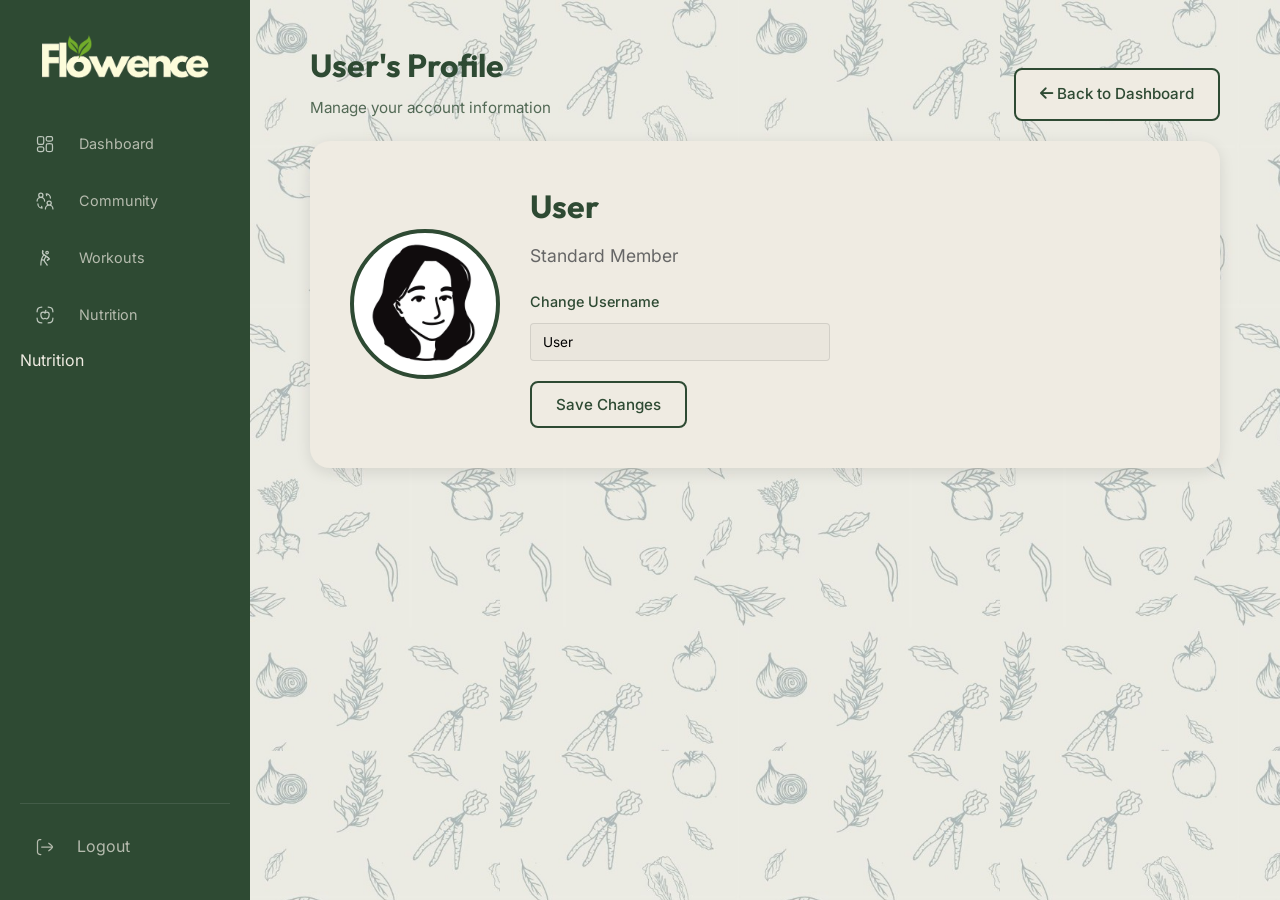
<file: user-profile.html>
<!DOCTYPE html>
<html lang="en">

<head>
    <meta charset="UTF-8">
    <meta name="viewport" content="width=device-width, initial-scale=1.0">
    <title>Flowence - Your Profile</title>
    <link rel="preconnect" href="https://fonts.googleapis.com">
    <link rel="preconnect" href="https://fonts.gstatic.com" crossorigin>
    <link href="https://fonts.googleapis.com/css2?family=Inter:wght@400;500;600&family=Outfit:wght@500;700&display=swap"
        rel="stylesheet">
    <link rel="stylesheet" href="common.css">
    <link rel="stylesheet" href="coach-profile.css"> 
    <link rel="stylesheet" href="https://cdnjs.cloudflare.com/ajax/libs/font-awesome/6.4.0/css/all.min.css">
    <style>
        .profile-input-group {
            margin-top: 20px;
            display: flex;
            flex-direction: column;
            gap: 10px;
        }

        .profile-input-group label {
            font-weight: 500;
            color: var(--primary-green);
            font-size: 14.4px;
        }

        .profile-input-group input {
            padding: 10px 12px;
            font-size: 13.6px;
            background-color: rgba(0, 0, 0, 0.02);
            border: 1px solid rgba(0, 0, 0, 0.1);
            border-radius: 4px;
            width: 100%;
            max-width: 300px;
            font-family: 'Inter', sans-serif;
            transition: all 0.3s ease;
        }

        .profile-input-group input:focus {
            border-color: rgba(0, 0, 0, 0.3);
            background-color: var(--light-cream);
            outline: none;
        }

        .save-btn {
            margin-top: 20px;
        }
    </style>
</head>

<body class="dashboard-body">
    <aside class="sidebar">
        <div class="logo"><img src="logo.png" alt="Flowence"></div>
        <nav class="sidebar-nav">
            <a href="dashboard.html"><svg xmlns="http://www.w3.org/2000/svg" viewBox="0 0 24 24" width="24" height="24"
                    color="#000000" fill="none" stroke="#FBFDF8" stroke-width="1.5" stroke-linejoin="round"
                    style="width: 20px; height: 20px; margin-right: 12px;">
                    <path
                        d="M10.5 8.75V6.75C10.5 5.10626 10.5 4.28439 10.046 3.73121C9.96291 3.62995 9.87005 3.53709 9.76879 3.45398C9.21561 3 8.39374 3 6.75 3C5.10626 3 4.28439 3 3.73121 3.45398C3.62995 3.53709 3.53709 3.62995 3.45398 3.73121C3 4.28439 3 5.10626 3 6.75V8.75C3 10.3937 3 11.2156 3.45398 11.7688C3.53709 11.8701 3.62995 11.9629 3.73121 12.046C4.28439 12.5 5.10626 12.5 6.75 12.5C8.39374 12.5 9.21561 12.5 9.76879 12.046C9.87005 11.9629 9.96291 11.8701 10.046 11.7688C10.5 11.2156 10.5 10.3937 10.5 8.75Z" />
                    <path
                        d="M7.75 15.5H5.75C5.05222 15.5 4.70333 15.5 4.41943 15.5861C3.78023 15.78 3.28002 16.2802 3.08612 16.9194C3 17.2033 3 17.5522 3 18.25C3 18.9478 3 19.2967 3.08612 19.5806C3.28002 20.2198 3.78023 20.72 4.41943 20.9139C4.70333 21 5.05222 21 5.75 21H7.75C8.44778 21 8.79667 21 9.08057 20.9139C9.71977 20.72 10.22 20.2198 10.4139 19.5806C10.5 19.2967 10.5 18.9478 10.5 18.25C10.5 17.5522 10.5 17.2033 10.4139 16.9194C10.22 16.2802 9.71977 15.78 9.08057 15.5861C8.79667 15.5 8.44778 15.5 7.75 15.5Z" />
                    <path
                        d="M21 17.25V15.25C21 13.6063 21 12.7844 20.546 12.2312C20.4629 12.1299 20.3701 12.0371 20.2688 11.954C19.7156 11.5 18.8937 11.5 17.25 11.5C15.6063 11.5 14.7844 11.5 14.2312 11.954C14.1299 12.0371 14.0371 12.1299 13.954 12.2312C13.5 12.7844 13.5 13.6063 13.5 15.25V17.25C13.5 18.8937 13.5 19.7156 13.954 20.2688C14.0371 20.3701 14.1299 20.4629 14.2312 20.546C14.7844 21 15.6063 21 17.25 21C18.8937 21 19.7156 21 20.2688 20.546C20.3701 20.4629 20.4629 20.3701 20.546 20.2688C21 19.7156 21 18.8937 21 17.25Z" />
                    <path
                        d="M18.25 3H16.25C15.5522 3 15.2033 3 14.9194 3.08612C14.2802 3.28002 13.78 3.78023 13.5861 4.41943C13.5 4.70333 13.5 5.05222 13.5 5.75C13.5 6.44778 13.5 6.79667 13.5861 7.08057C13.78 7.71977 14.2802 8.21998 14.9194 8.41388C15.2033 8.5 15.5522 8.5 16.25 8.5H18.25C18.9478 8.5 19.2967 8.5 19.5806 8.41388C20.2198 8.21998 20.72 7.71977 20.9139 7.08057C21 6.79667 21 6.44778 21 5.75C21 5.05222 21 4.70333 20.9139 4.41943C20.72 3.78023 20.2198 3.28002 19.5806 3.08612C19.2967 3 18.9478 3 18.25 3Z" />
                </svg> Dashboard</a>
            <a href="community.html"><svg xmlns="http://www.w3.org/2000/svg" viewBox="0 0 24 24" width="24" height="24"
                    color="#000000" fill="none" stroke="#FBFDF8" stroke-width="1.5" stroke-linecap="round"
                    stroke-linejoin="round" style="width: 20px; height: 20px; margin-right: 12px;">
                    <path
                        d="M17 17C15.6193 17 14.5 15.8807 14.5 14.5C14.5 13.1193 15.6193 12 17 12C18.3807 12 19.5 13.1193 19.5 14.5C19.5 15.8807 18.3807 17 17 17ZM17 17C19.4853 17 21.5 19.0147 21.5 21.5M17 17C14.5147 17 12.5 19.0147 12.5 21.5" />
                    <path
                        d="M7 7.5C5.61929 7.5 4.5 6.38071 4.5 5C4.5 3.61929 5.61929 2.5 7 2.5C8.38071 2.5 9.5 3.61929 9.5 5C9.5 6.38071 8.38071 7.5 7 7.5ZM7 7.5C9.48528 7.5 11.5 9.51472 11.5 12M7 7.5C4.51472 7.5 2.5 9.51472 2.5 12" />
                    <path d="M3.5 15.5C3.5 18.2643 5.73571 20.5 8.5 20.5L8 18.5" />
                    <path d="M18.5 8.5C18.5 5.73571 16.2643 3.5 13.5 3.5L14 5.5" />
                </svg> Community</a>
            <a href="workouts.html"><svg xmlns="http://www.w3.org/2000/svg" viewBox="0 0 24 24" width="24" height="24"
                    color="#000000" fill="none" stroke="#FBFDF8" stroke-width="1.5"
                    style="width: 20px; height: 20px; margin-right: 12px;">
                    <path
                        d="M16 5.5C16 6.32843 15.3284 7 14.5 7C13.6716 7 13 6.32843 13 5.5C13 4.67157 13.6716 4 14.5 4C15.3284 4 16 4.67157 16 5.5Z" />
                    <path
                        d="M14.3602 15L15.3039 14.454C16.3786 13.8323 16.9159 13.5214 16.9885 13.0784C16.9999 13.0092 17.0028 12.9391 16.9973 12.8694C16.9622 12.4229 16.4524 12.0789 15.4329 11.3907L10.7259 8.21359C8.87718 6.96577 8.45184 4.69114 9.75097 3" />
                    <path
                        d="M10.7259 8.21359C8.22588 10.7136 7 17.6324 7 21.0003M10.7259 8.21359C8.87718 6.96577 8.45184 4.69114 9.75097 3M10.7259 8.21359L13.3725 10M14.3602 15L15.3039 14.454C16.3786 13.8323 16.9159 13.5214 16.9885 13.0784C16.9999 13.0092 17.0028 12.9391 16.9973 12.8694C16.9622 12.4229 16.4524 12.0789 15.4329 11.3907L13.3725 10M15.0002 21.0003C14.0268 19.8647 13.0257 18.3 12.0502 16.8578C11.3666 15.8474 11.0249 15.3422 10.9845 14.8132M13.3725 10C12.5697 11.0391 12.0164 12.0207 11.6026 12.8942C11.1636 13.8209 10.9441 14.2843 10.9845 14.8132M10.9845 14.8132L8 14" />
                </svg> Workouts</a>
            <a href="nutrition.html"><svg xmlns="http://www.w3.org/2000/svg" viewBox="0 0 24 24" width="24" height="24"
                    color="#000000" fill="none" stroke="#FBFDF8" stroke-width="1.5" stroke-linecap="round"
                    stroke-linejoin="round" style="width: 20px; height: 20px; margin-right: 12px;">
                    <path
                        d="M2.5 8.18677C2.60406 6.08705 2.91537 4.77792 3.84664 3.84664C4.77792 2.91537 6.08705 2.60406 8.18677 2.5M21.5 8.18677C21.3959 6.08705 21.0846 4.77792 20.1534 3.84664C19.2221 2.91537 17.9129 2.60406 15.8132 2.5M15.8132 21.5C17.9129 21.3959 19.2221 21.0846 20.1534 20.1534C21.0846 19.2221 21.3959 17.9129 21.5 15.8132M8.18676 21.5C6.08705 21.3959 4.77792 21.0846 3.84664 20.1534C2.91537 19.2221 2.60406 17.9129 2.5 15.8132" />
                    <path
                        d="M14.2224 8.5C15.4446 8.5 17.0002 9.5 17.0002 11.3366C17.0002 12.9913 16.7224 14.1732 15.6113 15.5915C14.7666 16.55 13.6389 16.7903 12.4369 16.119L12.0002 15.8963L11.5635 16.119C10.3614 16.7903 9.23376 16.55 8.38907 15.5915C7.27796 14.1732 7.00018 12.9913 7.00018 11.3366C7.00018 9.5 8.55574 8.5 9.77796 8.5C11.0002 8.5 11.5002 9 12.0002 9.5C12.5002 9 13.0002 8.5 14.2224 8.5Z" />
                    <path d="M13 6.5C12.5 7 12 8 12 9.5" />
                </svg> Nutrition</a>
            </svg> Nutrition</a>
        </nav>
        <div class="sidebar-footer">
            <a href="index.html"><svg xmlns="http://www.w3.org/2000/svg" viewBox="0 0 24 24" width="24" height="24"
                    fill="none" stroke="currentColor" stroke-width="1.5" stroke-linecap="round" stroke-linejoin="round"
                    style="width: 20px; height: 20px; margin-right: 12px;">
                    <path
                        d="M7.00003 3C6.07006 3 5.60507 3 5.22357 3.10222C4.1883 3.37962 3.37966 4.18827 3.10225 5.22354C3.00003 5.60504 3.00003 6.07003 3.00003 7L3.00003 17C3.00003 17.93 3.00003 18.395 3.10225 18.7765C3.37965 19.8117 4.1883 20.6204 5.22357 20.8978C5.60507 21 6.07006 21 7.00003 21" />
                    <path
                        d="M16.5001 16.5C16.5001 16.5 21 13.1858 21 12C21 10.8141 16.5 7.5 16.5 7.5M20 12L8.00003 12" />
                </svg> Logout</a>
        </div>
    </aside>

    <main class="dashboard-content">
        <header class="dashboard-header">
            <div class="welcome-text">
                <h1 id="user-display-name">User Profile</h1>
                <p>Manage your account information</p>
            </div>
            <a href="dashboard.html" class="btn btn-outline">
                <i class="fa-solid fa-arrow-left"></i> Back to Dashboard
            </a>
        </header>

        <section class="coach-profile-section">
            <div class="coach-info-card">
                <div class="coach-avatar-large" id="user-avatar" style="background-image: url('avatar2.jpg')"></div>
                <div class="coach-details-large">
                    <h2 id="user-title">Your Name</h2>
                    <p>Standard Member</p>

                    <div class="profile-input-group">
                        <label for="username-input">Change Username</label>
                        <input type="text" id="username-input" placeholder="Enter new username">
                    </div>

                    <button class="btn btn-primary save-btn" onclick="saveUsername()">Save Changes</button>
                </div>
            </div>
        </section>
    </main>

    <script src="user-profile.js"></script>
</body>

</html>
</file>
<file: common.css>
:root {
    --primary-green: #2e4a33;
    --dark-green: #1a2e20;
    --accent-green: #3a5a40;
    --light-cream: #efebe2;
    --card-bg: #f5f2eb;
    --text-color: #2e4a33;
    --white: #ffffff;
    --border-radius: 12px;
    --spacing: 20px;
}

* {
    margin: 0;
    padding: 0;
    box-sizing: border-box;
}

body {
    font-family: 'Inter', sans-serif;
    color: var(--text-color);
    background-color: #f7f5f0;
    background-image: url('assets/background_pattern.jpg');
    background-size: 500px;
    background-repeat: repeat;
    background-attachment: fixed;
    line-height: 1.6;
}

h1,
h2,
h3 {
    font-family: 'Outfit', sans-serif;
    font-weight: 700;
}

img {
    max-width: 100%;
    display: block;
}

a {
    text-decoration: none;
    color: inherit;
}

.container {
    max-width: 1200px;
    margin: 0 auto;
    padding: 0 var(--spacing);
}


.btn {
    padding: 12px 24px;
    border-radius: 8px;
    font-weight: 500;
    cursor: pointer;
    font-family: 'Inter', sans-serif;
    transition: all 0.3s ease;
    font-size: 15.2px;
    border: none;
    display: inline-block;
    text-align: center;
}

.btn-primary {
    background-color: var(--light-cream);
    color: var(--primary-green);
    border: 2px solid var(--primary-green);
}

.btn-primary:hover {
    background-color: var(--dark-green);
    color: var(--light-cream);
    border-color: var(--dark-green);
}

.btn-outline {
    background-color: var(--light-cream);
    border: 2px solid var(--primary-green);
    color: var(--primary-green);
}

.btn-outline:hover {
    background-color: var(--dark-green);
    color: var(--light-cream);
    border-color: var(--dark-green);
}

.btn-block {
    display: block;
    width: 100%;
    text-align: center;
}


header {
    background-color: var(--primary-green);
    color: var(--light-cream);
    padding: 15px 0;
}

.logo {
    display: flex;
    align-items: center;
}

.logo img {
    height: 35px;
    
    width: auto;
    display: block;
}

.header-container {
    width: 100%;
    padding: 10px 20px;
    
    display: flex;
    flex-direction: row;
    justify-content: space-between;
    align-items: center;
}

.header-actions {
    display: flex;
    gap: 10px;
}

nav {
    display: flex;
    gap: 30px;
}

nav a {
    font-size: 14.4px;
    opacity: 0.8;
    transition: opacity 0.3s;
}

nav a:hover,
nav a.active {
    opacity: 1;
}

.header-actions {
    display: flex;
    gap: 10px;
    align-items: center;
}

.header-actions .btn {
    padding: 8px 20px;
    font-size: 14.4px;
}




footer {
    background-color: var(--primary-green);
    color: #aebfb1;
    padding: 60px 0 40px;
    font-size: 14.4px;
    border-top: 1px solid rgba(255, 255, 255, 0.1);
    position: relative;
}

.footer-container {
    display: flex;
    justify-content: space-between;
    gap: 40px;
    align-items: center;
    flex-wrap: wrap;
    max-width: 1000px;
    margin: 0 auto;
    padding: 0 20px;
}

footer a {
    transition: all 0.3s ease;
    text-decoration: none;
    font-weight: 500;
}

footer a:hover {
    color: var(--light-cream);
    transform: translateY(-2px);
    text-shadow: 0 0 10px rgba(255, 255, 255, 0.3);
}


.social-links {
    display: flex;
    gap: 20px;
    align-items: center;
    
    margin: 0;
}

.footer-contact {
    display: flex;
    gap: 10px;
    align-items: center;
}


.social-icon {
    display: flex;
    align-items: center;
    justify-content: center;
    transition: all 0.3s ease;
    color: #aebfb1;
    background-color: rgba(255, 255, 255, 0.05);
    width: 45px;
    height: 45px;
    border-radius: 50%;
    border: 1px solid rgba(255, 255, 255, 0.1);
}

.social-icon:hover {
    color: var(--primary-green);
    background-color: var(--light-cream);
    transform: translateY(-5px);
    box-shadow: 0 5px 15px rgba(0, 0, 0, 0.2);
    border-color: var(--light-cream);
}

.social-icon svg {
    display: block;
    width: 22px;
    height: 22px;
}


@media (max-width: 768px) {
    .footer-container {
        flex-direction: column;
        text-align: center;
        gap: 30px;
    }

    footer {
        padding: 40px 0;
    }
}


.auth-body {
    min-height: 100vh;
    display: flex;
    flex-direction: column;
}

.auth-nav {
    width: 100%;
    padding: 20px 20px;
    
    display: flex;
    justify-content: flex-start;
    align-items: center;
}

.auth-container {
    flex: 1;
    display: flex;
    justify-content: center;
    align-items: center;
    padding: 20px;
}

.auth-container.signup-container {
    display: flex;
    flex-direction: row;
    align-items: center;
    justify-content: center;
    gap: 80px;
    max-width: 1000px;
    margin: 0 auto;
    padding: 60px 20px;
    min-height: calc(100vh - 100px);
}

.signup-image-wrapper {
    flex: 1;
    display: flex;
    align-items: center;
    justify-content: center;
    max-width: 400px;
    min-width: 350px;
    display: none;
}

@media (min-width: 876px) {
    .signup-image-wrapper {
        display: flex;
    }
}

.signup-image-wrapper .signup-image-cropped {
    width: 100%;
    height: 100%;
    min-height: 580px;
    border-radius: 0;
    box-shadow: none;
    background-size: cover;
    background-position: center;
    overflow: hidden;
}

.signup-form-card {
    flex: 1;
    max-width: 400px;
    min-width: 350px;
    width: 100%;
    display: flex;
    flex-direction: column;
    justify-content: center;
}

.signup-form-card .auth-card {
    padding: 40px;
    border: 1px solid rgba(0, 0, 0, 0.1);
    background: var(--light-cream);
    box-shadow: 0 0 0 1px rgba(0, 0, 0, 0.05);
}

.signup-form-card .auth-header {
    margin-bottom: 30px;
}

.signup-form-card .auth-header h2 {
    font-size: 24px;
    margin-bottom: 15px;
}

.signup-form-card .auth-header p {
    font-size: 16px;
    color: #666;
    margin-bottom: 0;
}

.signup-form-card .auth-form {
    width: 100%;
}

.signup-form-card .form-group {
    margin-bottom: 0;
}

.signup-form-card .form-group input,
.signup-form-card .form-group select {
    padding: 10px 12px;
    font-size: 13.6px;
    background-color: rgba(0, 0, 0, 0.02);
    border: 1px solid rgba(0, 0, 0, 0.1);
    border-radius: 4px;
    width: 100%;
}

.signup-form-card .form-group input:focus,
.signup-form-card .form-group select:focus {
    border-color: rgba(0, 0, 0, 0.3);
    background-color: var(--light-cream);
    outline: none;
}

.signup-form-card .form-group input::placeholder {
    color: #999;
    font-size: 13.6px;
}

.signup-form-card .btn-primary {
    margin-top: 10px;
    padding: 8px;
    font-weight: 600;
    font-size: 14.4px;
}

.auth-card {
    background: var(--light-cream);
    padding: 40px;
    border-radius: 16px;
    box-shadow: 0 10px 40px rgba(0, 0, 0, 0.1);
    width: 100%;
    max-width: 500px;
}

.auth-header {
    text-align: center;
    margin-bottom: 30px;
}

.auth-header h2 {
    font-size: 32px;
    color: var(--primary-green);
    margin-bottom: 10px;
}

.auth-tabs {
    display: flex;
    gap: 10px;
    margin-bottom: 20px;
    border-bottom: 1px solid #eee;
    padding-bottom: 10px;
}

.tab-btn {
    background: none;
    border: none;
    font-weight: 600;
    color: #999;
    cursor: pointer;
    font-size: 16px;
    padding: 5px 10px;
}

.tab-btn.active {
    color: var(--primary-green);
    border-bottom: 2px solid var(--primary-green);
}

.form-group {
    margin-bottom: 25px;
}

.form-group label {
    display: block;
    margin-bottom: 5px;
    font-size: 14.4px;
    font-weight: 500;
}

.form-group input,
.form-group select {
    width: 100%;
    padding: 12px;
    border: 1px solid #ddd;
    border-radius: 6px;
    font-family: inherit;
    font-size: 0.95rem;
}

.form-row {
    display: flex;
    gap: 15px;
}

.form-row .form-group {
    flex: 1;
}

.divider {
    border: 0;
    border-top: 1px solid #eee;
    margin: 20px 0;
}

.form-hint {
    font-size: 13.6px;
    color: #888;
    margin-bottom: 15px;
}

.hidden {
    display: none;
}


.dashboard-body {
    display: flex;
    min-height: 100vh;
}

.sidebar {
    width: 250px;
    background-color: var(--primary-green);
    color: var(--light-cream);
    height: 100vh;
    position: fixed;
    display: flex;
    flex-direction: column;
    padding: 30px 20px;
    overflow-y: auto;
}

.sidebar .logo {
    margin-bottom: 30px;
    width: 100%;
    display: flex;
    justify-content: center;
}

.sidebar .logo img {
    height: 60px;
    
}



.sidebar-nav {
    display: flex;
    flex-direction: column;
    gap: 10px;
    flex: 1;
}

.sidebar-nav a {
    padding: 12px 15px;
    border-radius: 8px;
    display: flex;
    align-items: center;
    gap: 12px;
    opacity: 0.7;
    transition: all 0.3s;
}

.sidebar-nav a:hover,
.sidebar-nav a.active {
    background-color: rgba(255, 255, 255, 0.1);
    opacity: 1;
}

.sidebar-footer {
    margin-top: 20px;
    padding-top: 20px;
    border-top: 1px solid rgba(255, 255, 255, 0.1);
}

.sidebar-footer a {
    display: flex;
    align-items: center;
    gap: 10px;
    opacity: 0.7;
    padding: 10px 15px;
    border-radius: 8px;
}

.sidebar-footer a:hover {
    opacity: 1;
    background-color: rgba(255, 255, 255, 0.1);
}

.dashboard-content {
    margin-left: 250px;
    flex: 1;
    min-height: 100vh;
    padding-bottom: 40px;
}

.dashboard-header {
    background-color: transparent;
    color: var(--primary-green);
    padding: 40px 60px 20px;
    display: flex;
    justify-content: space-between;
    align-items: flex-end;
}

.welcome-text h1 {
    font-size: 32px;
    margin-bottom: 5px;
}

.welcome-text p {
    font-size: 15.2px;
    opacity: 0.8;
}


.modal {
    position: fixed;
    top: 0;
    left: 0;
    width: 100%;
    height: 100%;
    background-color: rgba(0, 0, 0, 0.6);
    z-index: 1000;
    display: flex;
    justify-content: center;
    align-items: center;
}

.modal.hidden {
    display: none;
}

.modal-content {
    background-color: var(--light-cream);
    padding: 30px;
    border-radius: 16px;
    max-width: 500px;
    width: 90%;
    position: relative;
    text-align: center;
    box-shadow: 0 20px 50px rgba(0, 0, 0, 0.2);
}

.close-modal {
    position: absolute;
    top: 15px;
    right: 20px;
    font-size: 24px;
    cursor: pointer;
    color: #888;
    line-height: 1;
}

.close-modal:hover {
    color: #333;
}

.modal-image {
    width: 100%;
    height: 200px;
    background-color: #eee;
    border-radius: 8px;
    margin-bottom: 20px;
    background-size: cover;
    background-position: center;
}

.modal h2 {
    color: var(--primary-green);
    margin-bottom: 10px;
}

.modal p {
    color: #666;
    margin-bottom: 20px;
}




@media (max-width: 1024px) {
    .sidebar {
        width: 200px;
    }

    .dashboard-content {
        margin-left: 200px;
    }

    .dashboard-header {
        padding: 30px 40px 20px;
    }

    .container {
        max-width: 100%;
        padding: 0 20px;
    }
}


@media (max-width: 768px) {

    
    .header-container,
    .hero-container,
    .meal-plans-container,
    .progress-container,
    .coach-container {
        flex-direction: column;
        align-items: center;
        text-align: center;
    }

    nav {
        display: none;
    }

    
    .dashboard-body {
        flex-direction: column;
    }

    .sidebar {
        position: static;
        width: 100%;
        height: auto;
        padding: 15px;
        flex-direction: row;
        justify-content: space-between;
        align-items: center;
    }

    .sidebar-nav {
        display: none;
    }

    .sidebar .logo {
        margin-bottom: 0;
        font-size: 19.2px;
    }

    .dashboard-content {
        margin-left: 0;
        width: 100%;
    }

    .dashboard-header {
        padding: 20px;
        flex-direction: column;
        align-items: flex-start;
        gap: 20px;
    }

    .welcome-text h1 {
        font-size: 24px;
    }

    .welcome-text p {
        font-size: 13.6px;
    }

    
    .btn {
        padding: 10px 20px;
        font-size: 14.4px;
    }

    
    .auth-container.signup-container {
        flex-direction: column;
        gap: 0;
        padding: 20px;
        min-height: auto;
    }

    .signup-image-wrapper {
        display: none;
    }

    .signup-form-card {
        flex: 1;
        max-width: 100%;
        width: 100%;
        min-width: auto;
    }

    .signup-form-card .auth-card {
        padding: 30px 20px;
        border: none;
    }

    .auth-card {
        padding: 20px;
    }

    .auth-header h2 {
        font-size: 24px;
    }

    
    .container {
        padding: 0 15px;
    }

    
    .modal-content {
        width: 95%;
        padding: 20px;
        margin: 20px;
    }
}
</file>
<file: index.css>
.header-actions {
    display: flex;
    gap: 10px;
    align-items: center;
}

.btn-login {
    background-color: var(--primary-green);
    color: var(--light-cream);
    border: 1px solid var(--primary-green);
    padding: 6px 16px;
    font-size: 13.6px;
    font-weight: 500;
    transition: all 0.2s;
}

.btn-login:hover {
    background-color: var(--light-cream);
    color: var(--primary-green);
    border-color: var(--primary-green);
}

.btn-signup {
    background-color: var(--light-cream);
    color: var(--primary-green);
    border: 1px solid var(--primary-green);
    padding: 6px 16px;
    font-size: 13.6px;
    font-weight: 500;
    transition: all 0.2s;
}

.btn-signup:hover {
    background-color: var(--primary-green);
    color: var(--light-cream);
    border-color: var(--primary-green);
}


.hero {
    padding: 60px 0;
}

.hero-container {
    display: flex;
    align-items: center;
    gap: 60px;
}

.hero-image-wrapper {
    flex: 1;
}

.hero-graphic {
    border-radius: 20px;
    width: 100%;
    max-width: 400px;
    box-shadow: 0 10px 30px rgba(0, 0, 0, 0.1);
    object-fit: cover;
}

.hero-image-wrapper .hero-graphic {
    min-height: 400px;
    background-size: cover;
    background-position: center;
}

.hero-content {
    flex: 1;
}

.hero-content h1 {
    font-size: 48px;
    margin-bottom: 20px;
    line-height: 1.2;
}

.hero-content p {
    font-size: 16px;
    margin-bottom: 30px;
    max-width: 500px;
}

.hero-content .buttons {
    display: flex;
    gap: 15px;
}


.meal-plans {
    padding: 60px 0;
}

.meal-plans-container {
    display: flex;
    justify-content: space-between;
    align-items: flex-start;
    gap: 40px;
}

.meal-plans-text {
    flex: 0 0 300px;
}

.meal-plans-text h2 {
    font-size: 32px;
    margin-bottom: 15px;
}

.meal-plans-text p {
    margin-bottom: 20px;
}

.meal-cards {
    display: flex;
    gap: 30px;
    width: 100%;
    overflow: hidden;
    
    padding-bottom: 10px;
}


.meal-cards-track {
    display: flex;
    gap: 30px;
    animation: scroll 15s linear forwards;
    
    width: max-content;
}


.meal-cards-track:hover {
    animation-play-state: paused;
}


@keyframes scroll {
    0% {
        transform: translateX(0);
    }

    100% {
        
        transform: translateX(calc(-100% + 800px));
    }
}

.meal-card {
    background-color: var(--primary-green);
    color: var(--white);
    border-radius: var(--border-radius);
    overflow: hidden;
    width: 250px;
    min-width: 250px;
    flex-shrink: 0;
    box-shadow: 0 5px 15px rgba(0, 0, 0, 0.1);
}

.card-image {
    position: relative;
    height: 200px;
    overflow: hidden;
}

.card-image img {
    width: 100%;
    height: 100%;
    object-fit: cover;
}

.badge {
    position: absolute;
    top: 10px;
    left: 10px;
    background-color: var(--light-cream);
    color: var(--primary-green);
    padding: 4px 10px;
    border-radius: 4px;
    font-size: 12px;
    font-weight: 600;
}

.card-info {
    padding: 15px;
}

.card-info h3 {
    font-size: 16px;
    margin-bottom: 5px;
}

.card-info .calories {
    font-size: 13.6px;
    opacity: 0.9;
    margin-bottom: 10px;
}

.card-info .icons {
    display: flex;
    gap: 10px;
    font-size: 14.4px;
    opacity: 0.8;
}


.community {
    padding: 60px 0;
}

.community-header {
    text-align: center;
    margin-bottom: 40px;
}

.community-header h2 {
    font-size: 40px;
    margin-bottom: 0;
    color: var(--primary-green);
}

.community-content-layout {
    display: grid;
    grid-template-columns: 1fr 1fr;
    gap: 40px;
    align-items: center;
}

.community-description {
    text-align: left;
    display: flex;
    flex-direction: column;
    align-items: flex-start;
    justify-content: center;
    width: 100%;
}

.community-description h2 {
    font-size: 32px;
    margin-bottom: 20px;
    color: var(--primary-green);
    text-align: left;
    width: 100%;
}

.description-container {
    background-color: var(--light-cream);
    padding: 30px;
    border-radius: var(--border-radius);
    border: 1px solid rgba(46, 74, 51, 0.15);
    max-width: 100%;
    width: 100%;
}

.description-container p {
    font-size: 17.6px;
    line-height: 1.8;
    color: #555;
    margin: 0;
}


.posts-carousel {
    position: relative;
    padding: 0 60px;
    display: flex;
    align-items: center;
    gap: 20px;
}

.post-card-container {
    flex: 1;
    display: flex;
    justify-content: center;
}

.post-card-small {
    background-color: var(--card-bg);
    border-radius: 16px;
    overflow: hidden;
    box-shadow: 0 8px 30px rgba(0, 0, 0, 0.08);
    width: 100%;
    max-width: 600px;
}

.post-card-small .post-header {
    padding: 18px 20px;
    background-color: var(--light-cream);
    border-bottom: 1px solid rgba(46, 74, 51, 0.1);
    display: flex;
    justify-content: space-between;
    align-items: center;
}

.post-card-small .post-image {
    width: 100%;
    height: 350px;
    overflow: hidden;
    position: relative;
}

.post-card-small .post-image img {
    width: 100%;
    height: 100%;
    object-fit: cover;
    transition: transform 0.3s ease;
}

.post-card-small:hover .post-image img {
    transform: scale(1.05);
}

.post-card-small .post-footer {
    padding: 20px;
    background-color: var(--light-cream);
}

.post-card-small .caption {
    font-size: 16px;
    margin-bottom: 12px;
    color: var(--primary-green);
    line-height: 1.5;
    font-weight: 500;
}

.post-card-small .tags {
    display: flex;
    flex-wrap: wrap;
    gap: 8px;
}

.post-card-small .tag {
    background-color: var(--primary-green);
    color: var(--light-cream);
    border-radius: 20px;
    padding: 6px 14px;
    font-size: 12.8px;
    font-weight: 500;
}

.post-card-small .avatar {
    width: 40px;
    height: 40px;
    background-color: var(--primary-green);
    border-radius: 50%;
    display: flex;
    align-items: center;
    justify-content: center;
    font-size: 14.4px;
    color: var(--light-cream);
    overflow: hidden;
    flex-shrink: 0;
    border: 2px solid rgba(46, 74, 51, 0.2);
}

.post-card-small .username {
    font-weight: 600;
    font-size: 16px;
    color: var(--primary-green);
}

.post-card-small .user-info {
    display: flex;
    align-items: center;
    gap: 12px;
}

.post-card-small .post-options {
    color: var(--primary-green);
    font-size: 19.2px;
    cursor: pointer;
}

.carousel-btn {
    position: absolute;
    top: 50%;
    transform: translateY(-50%);
    background-color: var(--primary-green);
    color: var(--light-cream);
    border: none;
    width: 40px;
    height: 40px;
    border-radius: 50%;
    cursor: pointer;
    display: flex;
    align-items: center;
    justify-content: center;
    z-index: 10;
    transition: all 0.2s;
    font-size: 1rem;
}

.carousel-btn:hover {
    background-color: var(--dark-green);
    transform: translateY(-50%) scale(1.1);
}

.carousel-prev {
    left: 0;
}

.carousel-next {
    right: 0;
}


.feedback {
    padding: 60px 0;
}

.feedback-header {
    text-align: center;
    margin-bottom: 40px;
}

.feedback-header h2 {
    font-size: 40px;
    margin-bottom: 0;
    color: var(--primary-green);
}

.feedback-content-layout {
    display: grid;
    grid-template-columns: 1fr 1fr;
    gap: 40px;
    align-items: center;
}

.feedback-description {
    text-align: left;
    display: flex;
    flex-direction: column;
    align-items: flex-start;
    justify-content: center;
    width: 100%;
}

.feedback-description h2 {
    font-size: 32px;
    margin-bottom: 20px;
    color: var(--primary-green);
    text-align: left;
    width: 100%;
}

.feedback-description .description-container {
    background-color: var(--light-cream);
    padding: 30px;
    border-radius: var(--border-radius);
    border: 1px solid rgba(46, 74, 51, 0.15);
    max-width: 100%;
    width: 100%;
}

.feedback-description .description-container p {
    font-size: 17.6px;
    line-height: 1.8;
    color: #555;
    margin: 0;
}

.reviews-carousel {
    position: relative;
    padding: 0 60px;
    display: flex;
    align-items: center;
    gap: 20px;
}

.review-card-container {
    flex: 1;
    display: flex;
    justify-content: center;
}

.review-card {
    background-color: var(--light-cream);
    border-radius: 16px;
    padding: 45px;
    box-shadow: 0 8px 30px rgba(0, 0, 0, 0.08);
    width: 100%;
    max-width: 700px;
    text-align: left;
    border: 1px solid rgba(46, 74, 51, 0.1);
}

.review-stars {
    color: #fbbf24;
    font-size: 22.4px;
    margin-bottom: 20px;
    display: flex;
    gap: 4px;
}

.review-text {
    font-size: 18.4px;
    line-height: 1.8;
    color: #555;
    margin-bottom: 30px;
    font-style: italic;
    font-weight: 400;
}

.review-author {
    display: flex;
    align-items: center;
    gap: 15px;
    padding-top: 20px;
    border-top: 1px solid rgba(46, 74, 51, 0.1);
}

.review-avatar {
    width: 55px;
    height: 55px;
    background-color: var(--primary-green);
    border-radius: 50%;
    display: flex;
    align-items: center;
    justify-content: center;
    color: var(--light-cream);
    font-size: 20.8px;
    flex-shrink: 0;
    border: 3px solid rgba(46, 74, 51, 0.2);
    box-shadow: 0 4px 10px rgba(46, 74, 51, 0.15);
}

.review-author-info {
    display: flex;
    flex-direction: column;
    gap: 4px;
}

.review-name {
    font-weight: 600;
    color: var(--primary-green);
    font-size: 16.8px;
}

.review-role {
    font-size: 13.6px;
    color: #888;
    font-weight: 400;
}




@media (max-width: 1024px) {

    .hero-container,
    .meal-plans-container {
        gap: 30px;
    }

    .hero-content h1 {
        font-size: 40px;
    }

    .meal-cards {
        gap: 20px;
    }

    .community-content-layout,
    .feedback-content-layout {
        gap: 30px;
    }
}


@media (max-width: 768px) {

    .hero-container,
    .meal-plans-container {
        flex-direction: column;
        align-items: center;
        text-align: center;
        padding: 40px 20px;
    }

    .hero-content h1 {
        font-size: 32px;
    }

    .hero-content p {
        font-size: 14.4px;
    }

    .meal-plans-text {
        flex: auto;
        margin-bottom: 30px;
    }

    .meal-cards {
        flex-direction: column;
        width: 100%;
        gap: 15px;
    }

    .meal-card {
        width: 100%;
    }

    .posts-carousel,
    .reviews-carousel {
        padding: 0 20px;
    }

    .carousel-btn {
        width: 35px;
        height: 35px;
        font-size: 14.4px;
    }

    .community-content-layout,
    .feedback-content-layout {
        grid-template-columns: 1fr;
        gap: 20px;
        padding: 40px 20px;
    }

    .community-description,
    .feedback-description {
        text-align: center;
    }

    .community-header h2,
    .feedback-header h2 {
        font-size: 32px;
    }

    .community-description p,
    .feedback-description p {
        font-size: 16px;
    }

    .description-container {
        padding: 20px;
    }
}
</file>
<file: community.css>
.community-layout {
    margin-left: 250px;
    display: grid;
    grid-template-columns: 1fr 350px;
    min-height: 100vh;
    padding: 30px 40px;
    gap: 40px;
    width: calc(100% - 250px);
    max-width: none;
}



.feed-section {
    display: flex;
    flex-direction: column;
    width: 100%;
    max-width: 850px;
    
    margin: 0 auto;
    
}

.feed-header {
    text-align: center;
    margin-bottom: 40px;
}

.feed-header h1 {
    font-size: 48px;
    
    color: var(--primary-green);
    margin-bottom: 10px;
}

.feed-header p {
    color: var(--primary-green);
    opacity: 0.9;
    margin-bottom: 25px;
    font-size: 17.6px;
    
}

.posts-container {
    width: 100%;
    max-width: 100%;
    display: flex;
    flex-direction: column;
    gap: 40px;
    margin: 0 auto;
}



.community-post {
    max-width: 100%;
}

.post-card {
    background-color: var(--card-bg);
    border-radius: var(--border-radius);
    margin: 0;
    max-width: 100%;
    width: 100%;
    overflow: hidden;
    box-shadow: 0 5px 20px rgba(0, 0, 0, 0.05);
}

.post-header {
    display: flex;
    justify-content: space-between;
    align-items: center;
    padding: 15px;
}

.user-info {
    display: flex;
    align-items: center;
    gap: 10px;
}

.avatar {
    width: 35px;
    height: 35px;
    background-color: #ddd;
    border-radius: 50%;
    display: flex;
    align-items: center;
    justify-content: center;
    font-size: 12.8px;
    
    color: #666;
    overflow: hidden;
}

.avatar img {
    width: 100%;
    height: 100%;
    object-fit: cover;
}

.username {
    font-size: 15.2px;
    
    font-weight: 600;
}

.post-options {
    font-weight: bold;
    cursor: pointer;
    font-size: 19.2px;
    
}

.post-image {
    width: 100%;
    
    
    height: 600px;
    
    background-color: #fafafa;
    overflow: hidden;
    position: relative;
}

.post-image img {
    width: 100%;
    height: 100%;
    object-fit: cover;
    
    
    
}

.post-footer {
    padding: 15px;
}

.caption {
    font-weight: 500;
    margin-bottom: 10px;
    font-size: 15.2px;
    
}

.tags {
    display: flex;
    gap: 8px;
    flex-wrap: wrap;
}

.tag {
    background-color: #d1d8d3;
    padding: 4px 12px;
    border-radius: 12px;
    font-size: 12px;
    
    font-weight: 600;
    color: var(--primary-green);
}

.tag.dark {
    background-color: rgba(46, 74, 51, 0.1);
}



.right-panel {
    position: sticky;
    top: 40px;
    height: auto;
    max-height: 90vh;
    overflow-y: auto;
    width: 100%;
}



.user-profile-section {
    background-color: var(--card-bg);
    border-radius: var(--border-radius);
    padding: 15px;
    margin-bottom: 30px;
    box-shadow: 0 2px 10px rgba(0, 0, 0, 0.05);
}

.profile-header-link {
    text-decoration: none;
    color: inherit;
    display: block;
    transition: transform 0.2s ease, opacity 0.2s ease;
}

.profile-header-link:hover {
    transform: translateX(5px);
    opacity: 0.8;
}

.profile-header {
    display: flex;
    align-items: center;
    gap: 12px;
}

.profile-avatar-large {
    width: 50px;
    height: 50px;
    border-radius: 50%;
    overflow: hidden;
    flex-shrink: 0;
    border: 2px solid rgba(46, 74, 51, 0.2);
}

.profile-avatar-large img {
    width: 100%;
    height: 100%;
    object-fit: cover;
}

.profile-info {
    flex: 1;
    display: flex;
    flex-direction: column;
    gap: 4px;
}

.profile-username {
    font-size: 15.2px;
    
    font-weight: 600;
    color: var(--text-color);
    margin: 0;
}

.profile-following-block {
    display: flex;
    align-items: center;
    gap: 6px;
}

.stat-number {
    font-size: 13.6px;
    
    font-weight: 500;
    color: var(--text-color);
}

.stat-label {
    font-size: 12px;
    
    color: #666;
    text-transform: lowercase;
}



.panel-header {
    display: flex;
    align-items: center;
    justify-content: space-between;
    margin-bottom: 25px;
}

.panel-header h2 {
    font-size: 19.2px;
    
    color: var(--primary-green);
}

.badge-active {
    background-color: var(--light-cream);
    padding: 3px 8px;
    border-radius: 20px;
    font-size: 10.4px;
    
    font-weight: 600;
    display: flex;
    align-items: center;
    gap: 5px;
}

.dot {
    width: 8px;
    height: 8px;
    background-color: #4cca4c;
    border-radius: 50%;
}

.notifications-list {
    display: flex;
    flex-direction: column;
    gap: 10px;
}

.notification-card {
    background-color: var(--card-bg);
    padding: 8px 10px;
    border-radius: var(--border-radius);
    display: flex;
    align-items: center;
    gap: 8px;
    box-shadow: 0 2px 10px rgba(0, 0, 0, 0.05);
}

.notif-icon {
    width: 24px;
    height: 24px;
    background-color: var(--light-cream);
    border-radius: 50%;
    display: flex;
    align-items: center;
    justify-content: center;
    border: 1px solid #ddd;
    font-size: 11.2px;
    
    flex-shrink: 0;
}

.notification-card p {
    font-size: 12px;
    
    color: #333;
    line-height: 1.3;
}

.notification-card strong {
    font-weight: 700;
    color: var(--primary-green);
}




@media (max-width: 1024px) {
    .community-layout {
        grid-template-columns: 1fr 280px;
        gap: 40px;
        padding: 30px 40px;
        margin-left: 200px;
    }

    .feed-header h1 {
        font-size: 40px;
    }

    .posts-container {
        max-width: 100%;
    }
}


@media (max-width: 768px) {
    .community-layout {
        grid-template-columns: 1fr;
        padding: 20px;
        gap: 30px;
        margin-left: 0;
    }

    .right-panel {
        position: static;
        max-height: none;
    }

    .feed-header h1 {
        font-size: 32px;
    }

    .feed-header p {
        font-size: 16px;
    }

    .posts-container {
        gap: 30px;
    }

    .user-profile-section {
        padding: 15px;
    }

    .profile-avatar-large {
        width: 40px;
        height: 40px;
    }

    .profile-username {
        font-size: 14.4px;
    }

    .stat-number {
        font-size: 12.8px;
    }

    .stat-label {
        font-size: 11.2px;
    }
}
</file>
<file: dashboard.css>
.dashboard-banner {
    padding: 0 60px;
    margin-bottom: 40px;
}

.banner-placeholder {
    width: 100%;
    height: 200px;
    background-color: var(--primary-green);
    border-radius: var(--border-radius);
    display: flex;
    align-items: center;
    justify-content: center;
    color: var(--light-cream);
    text-align: center;
    padding: 30px;
    box-shadow: 0 4px 10px rgba(0, 0, 0, 0.05);
}

.quote-container {
    max-width: 800px;
    animation: fadeIn 0.5s ease;
}

#dynamic-quote {
    font-size: 28.8px;
    
    font-weight: 600;
    font-family: 'Outfit', sans-serif;
    line-height: 1.3;
    font-style: italic;
    margin: 0;
}

@keyframes fadeIn {
    from {
        opacity: 0;
    }

    to {
        opacity: 1;
    }
}

.quick-access,
.progress-summary,
.suggested-recipes {
    padding: 0 60px;
    margin-bottom: 40px;
}

.quick-access h2,
.progress-summary h2,
.suggested-recipes h2 {
    font-size: 28.8px;
    margin-bottom: 20px;
    text-align: center;
    color: var(--primary-green);
}

.subtitle {
    text-align: center;
    margin-bottom: 30px;
    opacity: 0.7;
}

.quick-buttons {
    display: grid;
    grid-template-columns: repeat(2, 1fr);
    gap: 20px;
    max-width: 800px;
    margin: 0 auto;
}

.quick-buttons .btn {
    padding: 15px;
    font-weight: 600;
    background-color: var(--light-cream);
    border: 2px solid var(--primary-green);
    color: var(--primary-green);
}

.quick-buttons .btn:hover {
    background-color: var(--dark-green);
    color: var(--light-cream);
    border-color: var(--dark-green);
}

.stats-grid-dashboard {
    display: grid;
    grid-template-columns: repeat(4, 1fr);
    gap: 20px;
}


.stat-card.dark {
    background-color: var(--dark-green);
    color: white;
    padding: 20px;
    border-radius: var(--border-radius);
    box-shadow: 0 4px 15px rgba(0, 0, 0, 0.1);
    transition: box-shadow 0.3s ease;
}

.stat-card.dark:hover {
    box-shadow: 0 8px 25px rgba(0, 0, 0, 0.08);
}

.stat-card.dark h3 {
    font-size: 14px;
    opacity: 0.8;
    margin-bottom: 15px;
    font-weight: 600;
    color: white;
    text-transform: uppercase;
    letter-spacing: 0.5px;
}

.stat-card.dark .val {
    font-size: 36px;
    font-weight: 700;
    line-height: 1;
    margin-bottom: 8px;
    color: white;
    font-family: 'Outfit', sans-serif;
}

.stat-card.dark .change {
    font-size: 14px;
    opacity: 1;
    margin-top: 5px;
    font-weight: 500;
    color: #27ae60;
    
}

.stat-card.dark .recommended {
    font-size: 13px;
    opacity: 0.6;
    margin-top: 10px;
    color: rgba(255, 255, 255, 0.8);
    font-weight: 500;
}

.quick-actions {
    display: flex;
    gap: 10px;
    margin-top: 15px;
}

.btn-quick-action {
    background-color: rgba(255, 255, 255, 0.1);
    border: 1px solid rgba(255, 255, 255, 0.2);
    color: white;
    padding: 6px 14px;
    border-radius: 20px;
    
    font-size: 12px;
    font-weight: 600;
    cursor: pointer;
    transition: all 0.2s;
}

.btn-quick-action:hover {
    background-color: var(--primary-green);
    color: white;
    border-color: var(--primary-green);
}

.btn-quick-action:active {
    transform: scale(0.95);
}

.stat-header {
    display: flex;
    justify-content: space-between;
    align-items: flex-start;
    margin-bottom: 10px;
}

.btn-clear-stat {
    background: none;
    border: none;
    color: #ccc;
    cursor: pointer;
    padding: 4px;
    border-radius: 50%;
    transition: all 0.2s;
    font-size: 14px;
    opacity: 0;
    transition: opacity 0.2s, color 0.2s;
}

.stat-card.dark:hover .btn-clear-stat {
    opacity: 1;
}

.btn-clear-stat:hover {
    background-color: transparent;
    color: #e74c3c;
    
}

.recipes-grid {
    display: grid;
    grid-template-columns: repeat(3, 1fr);
    gap: 20px;
}

.recipe-card {
    background-color: var(--light-cream);
    border-radius: var(--border-radius);
    overflow: hidden;
    box-shadow: 0 5px 15px rgba(0, 0, 0, 0.05);
    display: flex;
    align-items: center;
    cursor: pointer;
    transition: transform 0.2s, box-shadow 0.2s, background-color 0.2s;
    text-decoration: none;
    color: inherit;
}

.recipe-card:hover {
    background-color: var(--light-cream);
    transform: translateY(-3px);
    box-shadow: 0 8px 20px rgba(0, 0, 0, 0.1);
}

.recipe-img {
    width: 100px;
    height: 100px;
    flex-shrink: 0;
    background-size: cover;
    background-position: center;
}

.recipe-info {
    padding: 15px;
    flex: 1;
}

.recipe-info h3 {
    font-size: 17.6px;
    margin-bottom: 5px;
}

.recipe-info p {
    font-size: 13.6px;
    opacity: 0.7;
    line-height: 1.4;
}

.dashboard-footer {
    text-align: center;
    padding: 30px;
    display: flex;
    justify-content: center;
    gap: 30px;
    font-size: 13.6px;
    opacity: 0.7;
}




@media (max-width: 1024px) {

    .dashboard-banner,
    .quick-access,
    .progress-summary,
    .suggested-recipes {
        padding-left: 40px;
        padding-right: 40px;
    }

    .quick-buttons {
        grid-template-columns: repeat(2, 1fr);
    }

    .stats-grid-dashboard {
        grid-template-columns: repeat(2, 1fr);
    }

    .recipes-grid {
        grid-template-columns: repeat(2, 1fr);
    }
}


@media (max-width: 768px) {

    .dashboard-banner,
    .quick-access,
    .progress-summary,
    .suggested-recipes {
        padding-left: 20px;
        padding-right: 20px;
    }

    .quick-buttons {
        grid-template-columns: 1fr;
    }

    .stats-grid-dashboard {
        grid-template-columns: repeat(2, 1fr);
        gap: 15px;
    }

    .stat-card {
        padding: 15px;
    }

    .stat-card h3 {
        font-size: 14.4px;
    }

    .stat-card .stat-value {
        font-size: 24px;
    }

    .recipes-grid {
        grid-template-columns: 1fr;
    }

    .banner-content h1 {
        font-size: 28.8px;
    }

    .banner-content p {
        font-size: 14.4px;
    }
}
</file>
<file: signup.css>
.form-group {
    margin-bottom: 0;
}

.error-message {
    display: block;
    color: #d32f2f;
    font-size: 13.6px;
    margin-top: 0;
    margin-bottom: 0;
    min-height: 24px;
    line-height: 1.5;
}

.error-message div {
    margin-top: 6px;
}

.error-message div:first-child {
    margin-top: 0;
}

.error-message span {
    display: block;
    margin-top: 0;
    margin-bottom: 0;
}


.radio-group {
    display: flex;
    gap: 20px;
    margin-top: 5px;
}

.radio-label {
    display: flex;
    align-items: center;
    gap: 8px;
    cursor: pointer;
    font-size: 15.2px;
    font-weight: 400;
}

.radio-label input[type="radio"] {
    width: auto;
    margin: 0;
    cursor: pointer;
    accent-color: var(--primary-green);
}
</file>
<file: nutrition.css>
.recipe-categories {
    padding: 20px 60px;
    margin-bottom: 60px;
}

.categories-grid {
    display: grid;
    grid-template-columns: repeat(3, 1fr);
    gap: 20px;
}

.category-card-small {
    background-color: var(--light-cream);
    border-radius: var(--border-radius);
    padding: 30px 20px;
    text-align: center;
    cursor: pointer;
    transition: transform 0.2s, box-shadow 0.2s;
    text-decoration: none;
    color: inherit;
    display: flex;
    flex-direction: column;
    align-items: center;
    gap: 15px;
    box-shadow: 0 3px 10px rgba(0, 0, 0, 0.05);
}

.category-card-small:hover {
    transform: translateY(-5px);
    box-shadow: 0 8px 20px rgba(0, 0, 0, 0.1);
}

.category-icon {
    width: 60px;
    height: 60px;
    display: flex;
    align-items: center;
    justify-content: center;
    background-color: rgba(46, 74, 51, 0.1);
    border-radius: 50%;
    border: 2px solid rgba(46, 74, 51, 0.3);
}

.category-icon svg {
    stroke: var(--primary-green);
}

.category-card-small h3 {
    font-size: 17.6px;
    color: var(--primary-green);
    margin: 0;
}

.batch-cooking {
    padding: 0 60px 60px;
    text-align: center;
}

.batch-grid-featured {
    display: grid;
    grid-template-columns: repeat(3, 1fr);
    gap: 30px;
    margin-top: 30px;
    max-width: 1200px;
    margin-left: auto;
    margin-right: auto;
}



.batch-card {
    width: 150px;
    height: 150px;
    min-width: 150px;
    border-radius: var(--border-radius);
    border: 2px solid var(--primary-green);
    overflow: hidden;
    transition: filter 0.3s ease;
    display: block;
}

.batch-card-filled {
    cursor: pointer;
}

.batch-card-filled:hover {
    opacity: 0.8;
}

.batch-card-empty {
    background-color: var(--light-cream);
    border-style: dashed;
    border-color: #ccc;
    cursor: default;
}

.batch-card-link {
    width: 100%;
    height: 100%;
    display: block;
    text-decoration: none;
}

.batch-image {
    width: 100%;
    height: 100%;
    background-color: #ddd;
    background-size: cover;
    background-position: center;
}

.batch-image-empty {
    width: 100%;
    height: 100%;
    background-color: transparent;
}


@media (max-width: 1024px) {
    .categories-grid {
        grid-template-columns: repeat(2, 1fr);
    }
}

@media (max-width: 768px) {

    .recipe-categories,
    .batch-cooking {
        padding-left: 20px;
        padding-right: 20px;
    }

    .categories-grid {
        grid-template-columns: 1fr;
    }
}


.batch-recipe-card {
    background-color: var(--light-cream);
    border-radius: var(--border-radius);
    overflow: hidden;
    box-shadow: 0 5px 15px rgba(0, 0, 0, 0.05);
    display: flex;
    flex-direction: column;
    cursor: pointer;
    transition: transform 0.2s, box-shadow 0.2s;
    text-decoration: none;
    color: inherit;
    min-width: 0;
    width: 100%;
}

.batch-recipe-card:hover {
    transform: translateY(-5px);
    box-shadow: 0 8px 25px rgba(0, 0, 0, 0.1);
}

.batch-recipe-image {
    width: 100%;
    height: 200px;
    background-size: cover;
    background-position: center;
    background-color: #ddd;
}

.batch-recipe-info {
    padding: 20px;
}

.batch-recipe-info h3 {
    font-size: 18px;
    color: var(--primary-green);
    margin-bottom: 8px;
}


.weekly-plan-grid {
    display: flex;
    overflow-x: auto;
    gap: 20px;
    margin-top: 30px;
    padding-bottom: 20px;
    
    
    width: fit-content;
    max-width: 100%;
    margin-left: auto;
    margin-right: auto;

    
    scrollbar-width: thin;
    scrollbar-color: var(--primary-green) rgba(0, 0, 0, 0.05);
}

.weekly-card {
    flex: 0 0 130px;
    
    min-width: 130px;
    
    background-color: var(--light-cream);
    border-radius: var(--border-radius);
    min-height: 130px;
    
    height: 130px;
    padding: 10px;
    display: flex;
    flex-direction: column;
    align-items: center;
    text-align: center;
    transition: box-shadow 0.3s ease, border-color 0.3s ease;
    position: relative;
    justify-content: center;
    
}


.weekly-card.empty {
    border: 2px dashed #ccc;
    background-color: var(--light-cream);
    justify-content: center;
    color: #888;
}

.weekly-card.empty:hover {
    border-color: var(--primary-green);
    color: var(--primary-green);
    background-color: var(--light-cream);
    opacity: 1;
    
}

.weekly-card.filled {
    border: none;
    box-shadow: 0 3px 10px rgba(0, 0, 0, 0.08);
    
    background-color: #fff;
    padding: 0;
    overflow: hidden;
    cursor: default;
    
    
    cursor: pointer;
    justify-content: flex-start;
    
}

.weekly-card.filled:hover {
    
    box-shadow: 0 8px 20px rgba(0, 0, 0, 0.12);
}

.day-label {
    font-weight: 700;
    color: var(--primary-green);
    margin-bottom: 0px;
    
    font-size: 13px;
    
    text-transform: uppercase;
    letter-spacing: 1px;
}

.weekly-card.filled .day-label {
    position: absolute;
    top: 6px;
    left: 6px;
    background: rgba(255, 255, 255, 0.95);
    color: var(--primary-green);
    padding: 2px 6px;
    border-radius: 4px;
    
    z-index: 2;
    margin: 0;
    font-size: 10px;
    box-shadow: 0 1px 3px rgba(0, 0, 0, 0.1);
    backdrop-filter: blur(4px);
}


.filled-card-image {
    width: 100%;
    height: 85px;
    
    background-size: cover;
    background-position: center;
    margin-bottom: 0;
    position: relative;
}

.filled-card-title {
    font-family: 'Outfit', sans-serif;
    font-weight: 500;
    font-size: 12px;
    
    padding: 6px 4px;
    color: #2c3e50;
    line-height: 1.2;
    display: flex;
    align-items: center;
    justify-content: center;
    flex-grow: 1;
    width: 100%;
    box-sizing: border-box;
    text-overflow: ellipsis;
    overflow: hidden;
}

.remove-recipe-btn {
    position: absolute;
    top: 4px;
    right: 4px;
    background: rgba(255, 255, 255, 0.9);
    border: none;
    border-radius: 50%;
    width: 20px;
    
    height: 20px;
    cursor: pointer;
    display: flex;
    align-items: center;
    justify-content: center;
    transition: all 0.2s ease;
    box-shadow: 0 2px 5px rgba(0, 0, 0, 0.1);
    z-index: 10;
}

.remove-recipe-btn i {
    color: #e74c3c;
    font-size: 10px;
    
}
</file>
<file: recipe-detail.css>
.recipe-detail-section {
    padding: 0 60px 60px;
}

.recipe-detail-container {
    max-width: 1000px;
    margin: 0 auto;
}

.recipe-header {
    display: flex;
    justify-content: space-between;
    align-items: center;
    margin-bottom: 30px;
    gap: 15px;
}

.recipe-content {
    display: flex;
    flex-direction: column;
    gap: 40px;
}

.recipe-description {
    background-color: transparent;
    padding: 0;
    margin-bottom: 20px;
}

.recipe-macros,
.recipe-instructions,
.recipe-ingredients {
    background-color: var(--light-cream);
    padding: 30px;
    border-radius: var(--border-radius);
    box-shadow: 0 5px 15px rgba(0, 0, 0, 0.05);
}


.recipe-description h2,
.recipe-macros h2,
.recipe-instructions h2,
.recipe-ingredients h2 {
    font-size: 28.8px;
    color: var(--primary-green);
    margin-bottom: 20px;
}

.recipe-description h2 {
    margin-bottom: 10px;
}

.recipe-description p {
    font-size: 16px;
    line-height: 1.6;
    color: #555;
    margin: 0;
}

.macros-grid {
    display: grid;
    grid-template-columns: repeat(4, 1fr);
    gap: 15px;
    margin-top: 20px;
}

.macro-item {
    text-align: center;
    padding: 20px;
    background-color: var(--card-bg);
    border-radius: var(--border-radius);
    border: 1px solid rgba(46, 74, 51, 0.25);
}

.macro-label {
    font-size: 14.4px;
    color: #666;
    margin-bottom: 10px;
    font-weight: 500;
}

.macro-value {
    font-size: 28.8px;
    font-weight: 700;
    color: var(--primary-green);
}

.instructions-list,
.ingredients-list {
    padding-left: 20px;
    line-height: 2;
}

.instructions-list li,
.ingredients-list li {
    margin-bottom: 15px;
    font-size: 16px;
    color: #555;
}

.ingredients-list {
    list-style: none;
    padding-left: 0;
}

.ingredients-list li {
    padding-left: 20px;
    position: relative;
}

.ingredients-list li:before {
    content: "• ";
    color: var(--primary-green);
    font-weight: bold;
    font-size: 19.2px;
    position: absolute;
    left: 0;
}




@media (max-width: 1024px) {
    .recipe-detail-section {
        padding: 0 40px 40px;
    }

    .recipe-header-content {
        flex-direction: column;
        gap: 20px;
    }

    .recipe-image-container {
        width: 100%;
    }

    .recipe-info-section {
        width: 100%;
    }
}


@media (max-width: 768px) {
    .recipe-detail-section {
        padding: 0 20px 40px;
    }

    .recipe-header {
        flex-direction: column;
        align-items: stretch;
    }

    .recipe-header-content {
        gap: 15px;
    }

    .macros-grid {
        grid-template-columns: repeat(2, 1fr);
        gap: 10px;
    }

    .macro-item {
        padding: 15px;
    }
}
</file>
<file: recipes.css>
.recipes-listing-section {
    padding: 0 60px 60px;
}

.recipes-listing-grid {
    display: grid;
    grid-template-columns: repeat(3, 1fr);
    gap: 30px;
    max-width: 1200px;
    margin: 0 auto;
}

.recipe-card {
    background-color: var(--light-cream);
    border-radius: var(--border-radius);
    overflow: hidden;
    box-shadow: 0 5px 15px rgba(0, 0, 0, 0.05);
    display: flex;
    flex-direction: column;
    cursor: pointer;
    transition: transform 0.2s, box-shadow 0.2s;
    text-decoration: none;
    color: inherit;
}

.recipe-card:hover {
    transform: translateY(-5px);
    box-shadow: 0 8px 25px rgba(0, 0, 0, 0.1);
}

.recipe-img {
    width: 100%;
    height: 200px;
    background-size: cover;
    background-position: center;
    background-color: #ddd;
}

.recipe-info {
    padding: 20px;
}

.recipe-info h3 {
    font-size: 20.8px;
    color: var(--primary-green);
    margin-bottom: 10px;
}

.recipe-info p {
    font-size: 14.4px;
    color: #666;
    line-height: 1.5;
}

.batch-recipe-card {
    background-color: var(--light-cream);
    border-radius: var(--border-radius);
    overflow: hidden;
    box-shadow: 0 5px 15px rgba(0, 0, 0, 0.05);
    display: flex;
    flex-direction: column;
    cursor: pointer;
    transition: transform 0.2s, box-shadow 0.2s;
    text-decoration: none;
    color: inherit;
}

.batch-recipe-card:hover {
    transform: translateY(-5px);
    box-shadow: 0 8px 25px rgba(0, 0, 0, 0.1);
}

.batch-recipe-image {
    width: 100%;
    height: 200px;
    background-size: cover;
    background-position: center;
    background-color: #ddd;
}

.batch-recipe-info {
    padding: 20px;
}

.batch-recipe-info h3 {
    font-size: 20.8px;
    color: var(--primary-green);
    margin-bottom: 10px;
}

.batch-recipe-info p {
    font-size: 14.4px;
    color: #666;
    line-height: 1.5;
}




@media (max-width: 1024px) {
    .recipes-listing-section {
        padding: 0 40px 40px;
    }

    .recipes-listing-grid {
        grid-template-columns: repeat(2, 1fr);
        gap: 20px;
    }
}


@media (max-width: 768px) {
    .recipes-listing-section {
        padding: 0 20px 40px;
    }

    .recipes-listing-grid,
    .batch-grid {
        grid-template-columns: repeat(2, 1fr);
        gap: 20px;
    }
}

.batch-grid {
    display: grid;
    grid-template-columns: repeat(3, 1fr);
    gap: 30px;
    max-width: 1200px;
    margin: 0 auto;
}
</file>
<file: update-progress.css>
.progress-update-section {
    padding: 0 60px 60px;
}

.progress-form-container {
    max-width: 1200px;
    margin: 0 auto;
    display: grid;
    grid-template-columns: 2fr 1fr;
    gap: 40px;
}

.progress-form-container form {
    background-color: var(--light-cream);
    padding: 40px;
    border-radius: var(--border-radius);
    box-shadow: 0 5px 15px rgba(0, 0, 0, 0.05);
}

.form-group {
    margin-bottom: 30px;
}

.form-group label {
    display: flex;
    justify-content: space-between;
    align-items: center;
    font-weight: 600;
    color: var(--primary-green);
    margin-bottom: 10px;
    font-size: 16px;
}

.form-group input {
    width: 100%;
    padding: 10px 12px;
    font-size: 13.6px;
    background-color: rgba(0, 0, 0, 0.02);
    border: 1px solid rgba(0, 0, 0, 0.1);
    border-radius: 4px;
    font-family: 'Inter', sans-serif;
    transition: all 0.3s ease;
}

.form-group input:focus {
    outline: none;
    border-color: rgba(0, 0, 0, 0.3);
    background-color: var(--light-cream);
}

.form-group input::placeholder {
    color: #999;
    font-size: 13.6px;
}

.form-group small {
    display: block;
    margin-top: 8px;
    color: #666;
    font-size: 13.6px;
}

.quick-buttons-water {
    display: flex;
    gap: 10px;
    margin-top: 10px;
}

.quick-buttons-water .btn {
    flex: 1;
    padding: 10px;
    font-size: 14.4px;
    background-color: var(--light-cream);
    border: 2px solid var(--primary-green);
    color: var(--primary-green);
}

.quick-buttons-water .btn:hover {
    background-color: var(--dark-green);
    color: var(--light-cream);
    border-color: var(--dark-green);
}

.form-actions {
    display: flex;
    gap: 15px;
    margin-top: 30px;
}

.form-actions .btn {
    flex: 1;
    text-align: center;
}

.btn-clear-input {
    background: none;
    border: none;
    color: #999;
    cursor: pointer;
    padding: 4px 8px;
    border-radius: 4px;
    transition: all 0.2s;
    font-size: 13.6px;
    float: right;
}

.btn-clear-input:hover {
    background-color: var(--light-cream);
    color: #666;
}

.current-stats {
    background-color: var(--light-cream);
    padding: 25px;
    border-radius: var(--border-radius);
    box-shadow: 0 5px 15px rgba(0, 0, 0, 0.05);
    height: fit-content;
}

.current-stats h3 {
    color: var(--primary-green);
    margin-bottom: 15px;
    font-size: 19.2px;
}

.stats-preview {
    display: flex;
    flex-direction: column;
    gap: 12px;
}

.stat-preview-item {
    display: flex;
    justify-content: space-between;
    align-items: center;
    padding: 10px 12px;
    background-color: rgba(46, 74, 51, 0.05);
    border-radius: 8px;
}

.stat-preview-item .stat-label {
    color: #666;
    font-size: 0.85rem;
}

.stat-preview-item .stat-value {
    font-weight: 700;
    color: var(--primary-green);
    font-size: 16px;
}


.stat-preview-item .stat-value.empty-state {
    color: #999;
    font-weight: 400;
}




@media (max-width: 1024px) {
    .progress-update-section {
        padding: 0 40px 40px;
    }

    .progress-form-container {
        gap: 30px;
    }
}


@media (max-width: 768px) {
    .progress-form-container {
        grid-template-columns: 1fr;
        gap: 20px;
    }

    .progress-update-section {
        padding: 0 20px 40px;
    }

    .progress-form-container form {
        padding: 30px 20px;
    }

    .current-stats {
        padding: 20px;
    }
}
</file>
<file: coach-profile.css>
.coach-profile-section {
    padding: 0 60px 40px;
}

.coach-info-card {
    background-color: var(--light-cream);
    border-radius: 20px;
    padding: 40px;
    display: flex;
    align-items: center;
    gap: 30px;
    box-shadow: 0 4px 15px rgba(0, 0, 0, 0.1);
}

.coach-avatar-large {
    width: 150px;
    height: 150px;
    border-radius: 50%;
    background-color: #ddd;
    background-size: cover;
    background-position: center;
    flex-shrink: 0;
    border: 4px solid var(--primary-green);
}

.coach-details-large {
    flex: 1;
}

.coach-details-large h2 {
    font-size: 32px;
    color: var(--primary-green);
    margin-bottom: 10px;
}

.coach-details-large p {
    font-size: 17.6px;
    color: #666;
    margin-bottom: 8px;
}

.coach-specialty-text {
    font-weight: 600;
    color: var(--primary-green);
}


.coach-videos-section {
    padding: 0 60px 60px;
}

.section-header {
    text-align: center;
    margin-bottom: 40px;
}

.section-header h2 {
    font-size: 32px;
    color: var(--primary-green);
    margin-bottom: 5px;
}

.section-header p {
    color: #666;
}

.workout-videos-grid {
    display: grid;
    grid-template-columns: repeat(auto-fill, minmax(300px, 1fr));
    gap: 30px;
}

.video-card {
    background-color: var(--light-cream);
    border-radius: 16px;
    overflow: hidden;
    transition: transform 0.3s ease, box-shadow 0.3s ease;
    box-shadow: 0 4px 15px rgba(0, 0, 0, 0.05);
}

.video-card:hover {
    transform: translateY(-5px);
    box-shadow: 0 8px 25px rgba(0, 0, 0, 0.1);
}

.video-wrapper {
    position: relative;
    width: 100%;
    padding-top: 56.25%;
    
    background-color: #000;
}

.video-wrapper video {
    position: absolute;
    top: 0;
    left: 0;
    width: 100%;
    height: 100%;
    object-fit: cover;
}


@media (max-width: 1024px) {

    .coach-profile-section {
        padding-left: 40px;
        padding-right: 40px;
    }

    .coach-info-card {
        padding: 30px;
    }
}


@media (max-width: 768px) {

    .coach-profile-section {
        padding-left: 20px;
        padding-right: 20px;
    }

    .coach-info-card {
        flex-direction: column;
        text-align: center;
        padding: 25px 20px;
        gap: 20px;
    }

    .coach-avatar-large {
        width: 120px;
        height: 120px;
    }

    .coach-details-large h2 {
        font-size: 24px;
    }

    .coach-details-large p {
        font-size: 16px;
    }

    .workout-videos-grid {
        grid-template-columns: 1fr;
    }
}
</file>
